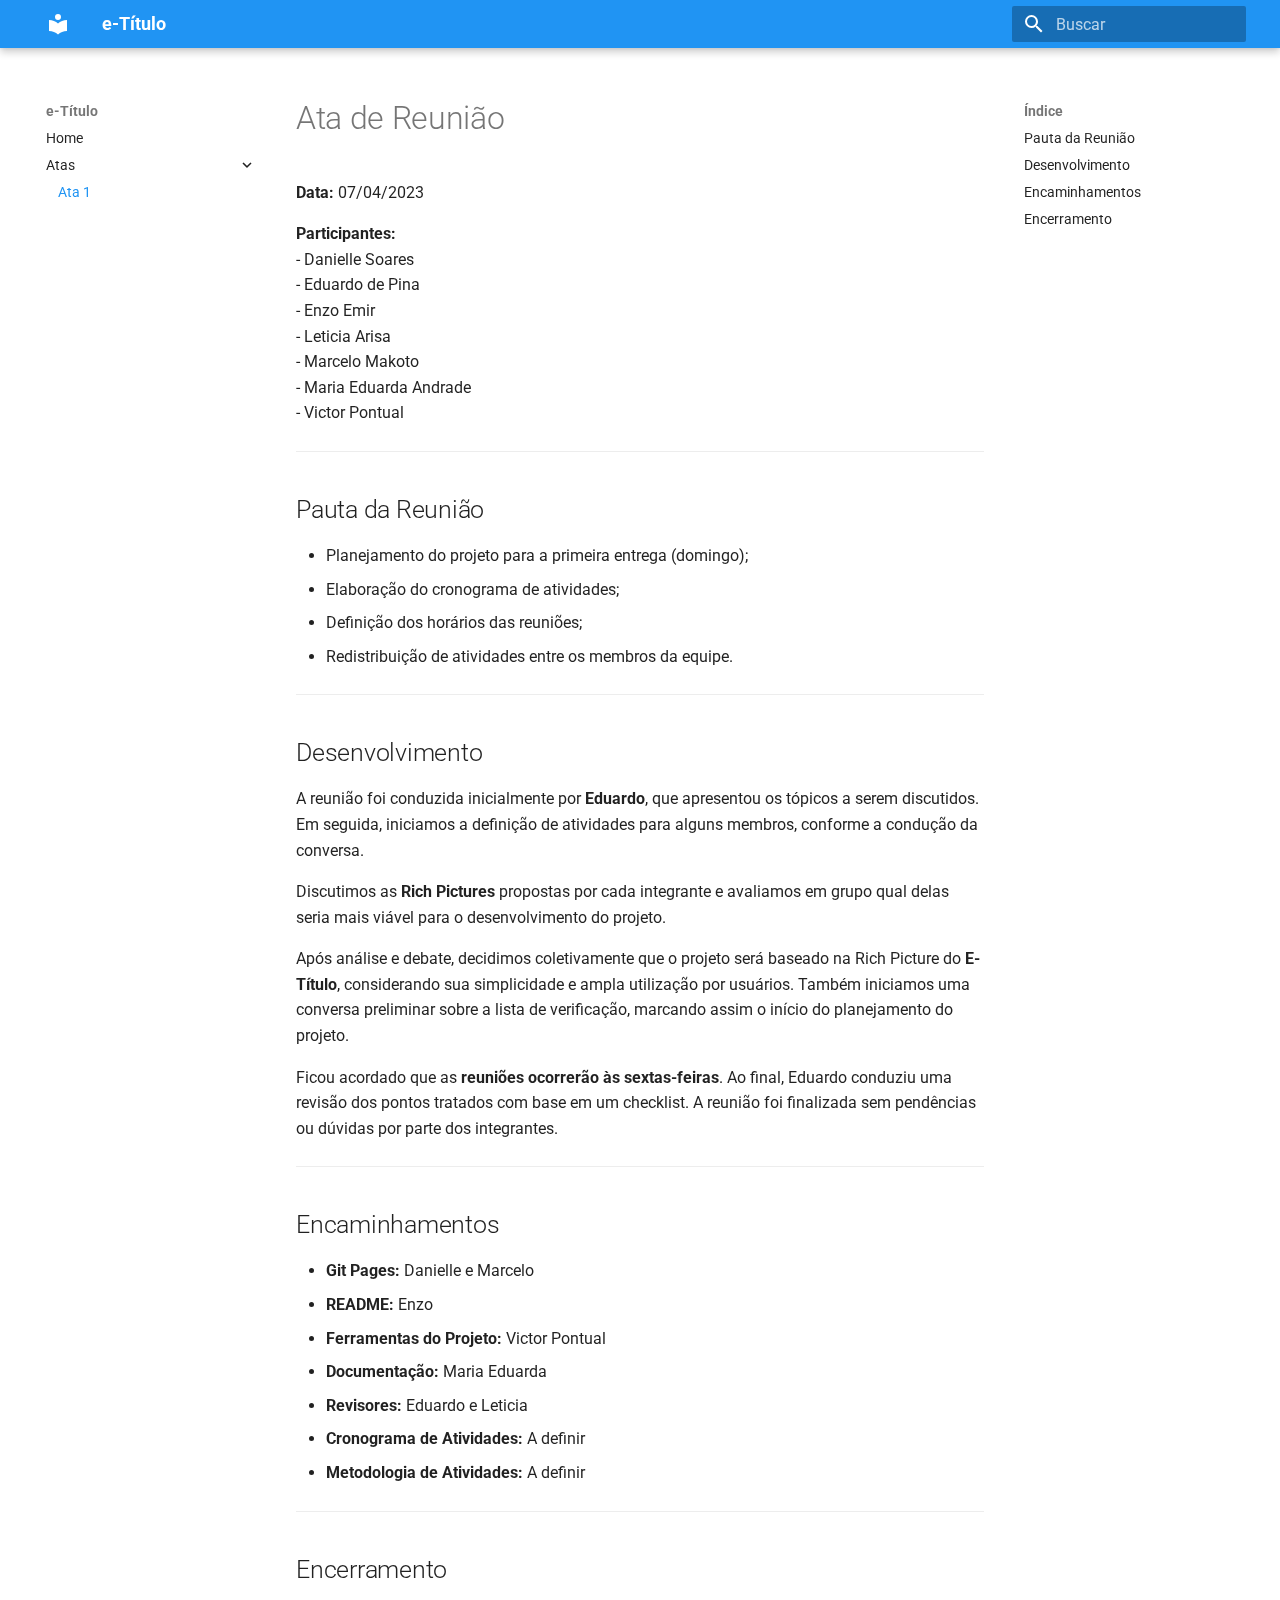
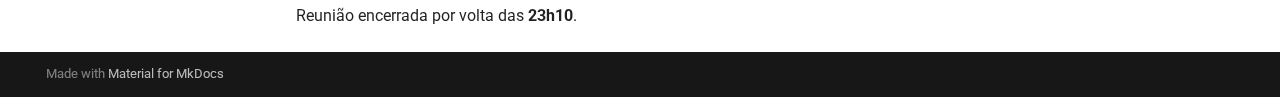
<file: atas/ata_07_04/index.html>
<!doctype html>
<html lang="pt" class="no-js">
  <head>
    
      <meta charset="utf-8">
      <meta name="viewport" content="width=device-width,initial-scale=1">
      
      
      
        <link rel="canonical" href="https://requisitos-de-software.github.io/2025.1-e-Titulo/atas/ata_07_04/">
      
      
        <link rel="prev" href="../..">
      
      
      
      <link rel="icon" href="../../assets/images/favicon.png">
      <meta name="generator" content="mkdocs-1.6.1, mkdocs-material-9.6.11">
    
    
      
        <title>Ata 1 - e-Título</title>
      
    
    
      <link rel="stylesheet" href="../../assets/stylesheets/main.4af4bdda.min.css">
      
        
        <link rel="stylesheet" href="../../assets/stylesheets/palette.06af60db.min.css">
      
      


    
    
      
    
    
      
        
        
        <link rel="preconnect" href="https://fonts.gstatic.com" crossorigin>
        <link rel="stylesheet" href="https://fonts.googleapis.com/css?family=Roboto:300,300i,400,400i,700,700i%7CRoboto+Mono:400,400i,700,700i&display=fallback">
        <style>:root{--md-text-font:"Roboto";--md-code-font:"Roboto Mono"}</style>
      
    
    
    <script>__md_scope=new URL("../..",location),__md_hash=e=>[...e].reduce(((e,_)=>(e<<5)-e+_.charCodeAt(0)),0),__md_get=(e,_=localStorage,t=__md_scope)=>JSON.parse(_.getItem(t.pathname+"."+e)),__md_set=(e,_,t=localStorage,a=__md_scope)=>{try{t.setItem(a.pathname+"."+e,JSON.stringify(_))}catch(e){}}</script>
    
      

    
    
    
  </head>
  
  
    
    
    
    
    
    <body dir="ltr" data-md-color-scheme="default" data-md-color-primary="blue" data-md-color-accent="indigo">
  
    
    <input class="md-toggle" data-md-toggle="drawer" type="checkbox" id="__drawer" autocomplete="off">
    <input class="md-toggle" data-md-toggle="search" type="checkbox" id="__search" autocomplete="off">
    <label class="md-overlay" for="__drawer"></label>
    <div data-md-component="skip">
      
        
        <a href="#ata-de-reuniao" class="md-skip">
          Ir para o conteúdo
        </a>
      
    </div>
    <div data-md-component="announce">
      
    </div>
    
    
      

  

<header class="md-header md-header--shadow" data-md-component="header">
  <nav class="md-header__inner md-grid" aria-label="Cabeçalho">
    <a href="../.." title="e-Título" class="md-header__button md-logo" aria-label="e-Título" data-md-component="logo">
      
  
  <svg xmlns="http://www.w3.org/2000/svg" viewBox="0 0 24 24"><path d="M12 8a3 3 0 0 0 3-3 3 3 0 0 0-3-3 3 3 0 0 0-3 3 3 3 0 0 0 3 3m0 3.54C9.64 9.35 6.5 8 3 8v11c3.5 0 6.64 1.35 9 3.54 2.36-2.19 5.5-3.54 9-3.54V8c-3.5 0-6.64 1.35-9 3.54"/></svg>

    </a>
    <label class="md-header__button md-icon" for="__drawer">
      
      <svg xmlns="http://www.w3.org/2000/svg" viewBox="0 0 24 24"><path d="M3 6h18v2H3zm0 5h18v2H3zm0 5h18v2H3z"/></svg>
    </label>
    <div class="md-header__title" data-md-component="header-title">
      <div class="md-header__ellipsis">
        <div class="md-header__topic">
          <span class="md-ellipsis">
            e-Título
          </span>
        </div>
        <div class="md-header__topic" data-md-component="header-topic">
          <span class="md-ellipsis">
            
              Ata 1
            
          </span>
        </div>
      </div>
    </div>
    
      
    
    
    
    
      
      
        <label class="md-header__button md-icon" for="__search">
          
          <svg xmlns="http://www.w3.org/2000/svg" viewBox="0 0 24 24"><path d="M9.5 3A6.5 6.5 0 0 1 16 9.5c0 1.61-.59 3.09-1.56 4.23l.27.27h.79l5 5-1.5 1.5-5-5v-.79l-.27-.27A6.52 6.52 0 0 1 9.5 16 6.5 6.5 0 0 1 3 9.5 6.5 6.5 0 0 1 9.5 3m0 2C7 5 5 7 5 9.5S7 14 9.5 14 14 12 14 9.5 12 5 9.5 5"/></svg>
        </label>
        <div class="md-search" data-md-component="search" role="dialog">
  <label class="md-search__overlay" for="__search"></label>
  <div class="md-search__inner" role="search">
    <form class="md-search__form" name="search">
      <input type="text" class="md-search__input" name="query" aria-label="Buscar" placeholder="Buscar" autocapitalize="off" autocorrect="off" autocomplete="off" spellcheck="false" data-md-component="search-query" required>
      <label class="md-search__icon md-icon" for="__search">
        
        <svg xmlns="http://www.w3.org/2000/svg" viewBox="0 0 24 24"><path d="M9.5 3A6.5 6.5 0 0 1 16 9.5c0 1.61-.59 3.09-1.56 4.23l.27.27h.79l5 5-1.5 1.5-5-5v-.79l-.27-.27A6.52 6.52 0 0 1 9.5 16 6.5 6.5 0 0 1 3 9.5 6.5 6.5 0 0 1 9.5 3m0 2C7 5 5 7 5 9.5S7 14 9.5 14 14 12 14 9.5 12 5 9.5 5"/></svg>
        
        <svg xmlns="http://www.w3.org/2000/svg" viewBox="0 0 24 24"><path d="M20 11v2H8l5.5 5.5-1.42 1.42L4.16 12l7.92-7.92L13.5 5.5 8 11z"/></svg>
      </label>
      <nav class="md-search__options" aria-label="Pesquisar">
        
        <button type="reset" class="md-search__icon md-icon" title="Limpar" aria-label="Limpar" tabindex="-1">
          
          <svg xmlns="http://www.w3.org/2000/svg" viewBox="0 0 24 24"><path d="M19 6.41 17.59 5 12 10.59 6.41 5 5 6.41 10.59 12 5 17.59 6.41 19 12 13.41 17.59 19 19 17.59 13.41 12z"/></svg>
        </button>
      </nav>
      
    </form>
    <div class="md-search__output">
      <div class="md-search__scrollwrap" tabindex="0" data-md-scrollfix>
        <div class="md-search-result" data-md-component="search-result">
          <div class="md-search-result__meta">
            Inicializando a pesquisa
          </div>
          <ol class="md-search-result__list" role="presentation"></ol>
        </div>
      </div>
    </div>
  </div>
</div>
      
    
    
  </nav>
  
</header>
    
    <div class="md-container" data-md-component="container">
      
      
        
          
        
      
      <main class="md-main" data-md-component="main">
        <div class="md-main__inner md-grid">
          
            
              
              <div class="md-sidebar md-sidebar--primary" data-md-component="sidebar" data-md-type="navigation" >
                <div class="md-sidebar__scrollwrap">
                  <div class="md-sidebar__inner">
                    



<nav class="md-nav md-nav--primary" aria-label="Navegação" data-md-level="0">
  <label class="md-nav__title" for="__drawer">
    <a href="../.." title="e-Título" class="md-nav__button md-logo" aria-label="e-Título" data-md-component="logo">
      
  
  <svg xmlns="http://www.w3.org/2000/svg" viewBox="0 0 24 24"><path d="M12 8a3 3 0 0 0 3-3 3 3 0 0 0-3-3 3 3 0 0 0-3 3 3 3 0 0 0 3 3m0 3.54C9.64 9.35 6.5 8 3 8v11c3.5 0 6.64 1.35 9 3.54 2.36-2.19 5.5-3.54 9-3.54V8c-3.5 0-6.64 1.35-9 3.54"/></svg>

    </a>
    e-Título
  </label>
  
  <ul class="md-nav__list" data-md-scrollfix>
    
      
      
  
  
  
  
    <li class="md-nav__item">
      <a href="../.." class="md-nav__link">
        
  
  
  <span class="md-ellipsis">
    Home
    
  </span>
  

      </a>
    </li>
  

    
      
      
  
  
    
  
  
  
    
    
    
    
    
    <li class="md-nav__item md-nav__item--active md-nav__item--nested">
      
        
        
        <input class="md-nav__toggle md-toggle " type="checkbox" id="__nav_2" checked>
        
          
          <label class="md-nav__link" for="__nav_2" id="__nav_2_label" tabindex="0">
            
  
  
  <span class="md-ellipsis">
    Atas
    
  </span>
  

            <span class="md-nav__icon md-icon"></span>
          </label>
        
        <nav class="md-nav" data-md-level="1" aria-labelledby="__nav_2_label" aria-expanded="true">
          <label class="md-nav__title" for="__nav_2">
            <span class="md-nav__icon md-icon"></span>
            Atas
          </label>
          <ul class="md-nav__list" data-md-scrollfix>
            
              
                
  
  
    
  
  
  
    <li class="md-nav__item md-nav__item--active">
      
      <input class="md-nav__toggle md-toggle" type="checkbox" id="__toc">
      
      
        
      
      
        <label class="md-nav__link md-nav__link--active" for="__toc">
          
  
  
  <span class="md-ellipsis">
    Ata 1
    
  </span>
  

          <span class="md-nav__icon md-icon"></span>
        </label>
      
      <a href="./" class="md-nav__link md-nav__link--active">
        
  
  
  <span class="md-ellipsis">
    Ata 1
    
  </span>
  

      </a>
      
        

<nav class="md-nav md-nav--secondary" aria-label="Índice">
  
  
  
    
  
  
    <label class="md-nav__title" for="__toc">
      <span class="md-nav__icon md-icon"></span>
      Índice
    </label>
    <ul class="md-nav__list" data-md-component="toc" data-md-scrollfix>
      
        <li class="md-nav__item">
  <a href="#pauta-da-reuniao" class="md-nav__link">
    <span class="md-ellipsis">
      Pauta da Reunião
    </span>
  </a>
  
</li>
      
        <li class="md-nav__item">
  <a href="#desenvolvimento" class="md-nav__link">
    <span class="md-ellipsis">
      Desenvolvimento
    </span>
  </a>
  
</li>
      
        <li class="md-nav__item">
  <a href="#encaminhamentos" class="md-nav__link">
    <span class="md-ellipsis">
      Encaminhamentos
    </span>
  </a>
  
</li>
      
        <li class="md-nav__item">
  <a href="#encerramento" class="md-nav__link">
    <span class="md-ellipsis">
      Encerramento
    </span>
  </a>
  
</li>
      
    </ul>
  
</nav>
      
    </li>
  

              
            
          </ul>
        </nav>
      
    </li>
  

    
  </ul>
</nav>
                  </div>
                </div>
              </div>
            
            
              
              <div class="md-sidebar md-sidebar--secondary" data-md-component="sidebar" data-md-type="toc" >
                <div class="md-sidebar__scrollwrap">
                  <div class="md-sidebar__inner">
                    

<nav class="md-nav md-nav--secondary" aria-label="Índice">
  
  
  
    
  
  
    <label class="md-nav__title" for="__toc">
      <span class="md-nav__icon md-icon"></span>
      Índice
    </label>
    <ul class="md-nav__list" data-md-component="toc" data-md-scrollfix>
      
        <li class="md-nav__item">
  <a href="#pauta-da-reuniao" class="md-nav__link">
    <span class="md-ellipsis">
      Pauta da Reunião
    </span>
  </a>
  
</li>
      
        <li class="md-nav__item">
  <a href="#desenvolvimento" class="md-nav__link">
    <span class="md-ellipsis">
      Desenvolvimento
    </span>
  </a>
  
</li>
      
        <li class="md-nav__item">
  <a href="#encaminhamentos" class="md-nav__link">
    <span class="md-ellipsis">
      Encaminhamentos
    </span>
  </a>
  
</li>
      
        <li class="md-nav__item">
  <a href="#encerramento" class="md-nav__link">
    <span class="md-ellipsis">
      Encerramento
    </span>
  </a>
  
</li>
      
    </ul>
  
</nav>
                  </div>
                </div>
              </div>
            
          
          
            <div class="md-content" data-md-component="content">
              <article class="md-content__inner md-typeset">
                
                  



<h1 id="ata-de-reuniao">Ata de Reunião<a class="headerlink" href="#ata-de-reuniao" title="Permanent link">&para;</a></h1>
<p><strong>Data:</strong> 07/04/2023  </p>
<p><strong>Participantes:</strong><br />
- Danielle Soares<br />
- Eduardo de Pina<br />
- Enzo Emir<br />
- Leticia Arisa<br />
- Marcelo Makoto<br />
- Maria Eduarda Andrade<br />
- Victor Pontual  </p>
<hr />
<h2 id="pauta-da-reuniao">Pauta da Reunião<a class="headerlink" href="#pauta-da-reuniao" title="Permanent link">&para;</a></h2>
<ul>
<li>Planejamento do projeto para a primeira entrega (domingo);  </li>
<li>Elaboração do cronograma de atividades;  </li>
<li>Definição dos horários das reuniões;  </li>
<li>Redistribuição de atividades entre os membros da equipe.  </li>
</ul>
<hr />
<h2 id="desenvolvimento">Desenvolvimento<a class="headerlink" href="#desenvolvimento" title="Permanent link">&para;</a></h2>
<p>A reunião foi conduzida inicialmente por <strong>Eduardo</strong>, que apresentou os tópicos a serem discutidos. Em seguida, iniciamos a definição de atividades para alguns membros, conforme a condução da conversa.</p>
<p>Discutimos as <strong>Rich Pictures</strong> propostas por cada integrante e avaliamos em grupo qual delas seria mais viável para o desenvolvimento do projeto.</p>
<p>Após análise e debate, decidimos coletivamente que o projeto será baseado na Rich Picture do <strong>E-Título</strong>, considerando sua simplicidade e ampla utilização por usuários. Também iniciamos uma conversa preliminar sobre a lista de verificação, marcando assim o início do planejamento do projeto.</p>
<p>Ficou acordado que as <strong>reuniões ocorrerão às sextas-feiras</strong>. Ao final, Eduardo conduziu uma revisão dos pontos tratados com base em um checklist. A reunião foi finalizada sem pendências ou dúvidas por parte dos integrantes.</p>
<hr />
<h2 id="encaminhamentos">Encaminhamentos<a class="headerlink" href="#encaminhamentos" title="Permanent link">&para;</a></h2>
<ul>
<li><strong>Git Pages:</strong> Danielle e Marcelo  </li>
<li><strong>README:</strong> Enzo  </li>
<li><strong>Ferramentas do Projeto:</strong> Victor Pontual  </li>
<li><strong>Documentação:</strong> Maria Eduarda  </li>
<li><strong>Revisores:</strong> Eduardo e Leticia  </li>
<li><strong>Cronograma de Atividades:</strong> A definir  </li>
<li><strong>Metodologia de Atividades:</strong> A definir  </li>
</ul>
<hr />
<h2 id="encerramento">Encerramento<a class="headerlink" href="#encerramento" title="Permanent link">&para;</a></h2>
<p>Reunião encerrada por volta das <strong>23h10</strong>.</p>












                
              </article>
            </div>
          
          
<script>var target=document.getElementById(location.hash.slice(1));target&&target.name&&(target.checked=target.name.startsWith("__tabbed_"))</script>
        </div>
        
      </main>
      
        <footer class="md-footer">
  
  <div class="md-footer-meta md-typeset">
    <div class="md-footer-meta__inner md-grid">
      <div class="md-copyright">
  
  
    Made with
    <a href="https://squidfunk.github.io/mkdocs-material/" target="_blank" rel="noopener">
      Material for MkDocs
    </a>
  
</div>
      
    </div>
  </div>
</footer>
      
    </div>
    <div class="md-dialog" data-md-component="dialog">
      <div class="md-dialog__inner md-typeset"></div>
    </div>
    
    
    
      
      <script id="__config" type="application/json">{"base": "../..", "features": [], "search": "../../assets/javascripts/workers/search.f8cc74c7.min.js", "tags": null, "translations": {"clipboard.copied": "Copiado para \u00e1rea de transfer\u00eancia", "clipboard.copy": "Copiar para \u00e1rea de transfer\u00eancia", "search.result.more.one": "Mais 1 nesta p\u00e1gina", "search.result.more.other": "Mais # nesta p\u00e1gina", "search.result.none": "Nenhum resultado encontrado", "search.result.one": "1 resultado encontrado", "search.result.other": "# resultados encontrados", "search.result.placeholder": "Digite para iniciar a busca", "search.result.term.missing": "Ausente", "select.version": "Selecione a vers\u00e3o"}, "version": null}</script>
    
    
      <script src="../../assets/javascripts/bundle.c8b220af.min.js"></script>
      
    
  </body>
</html>
</file>
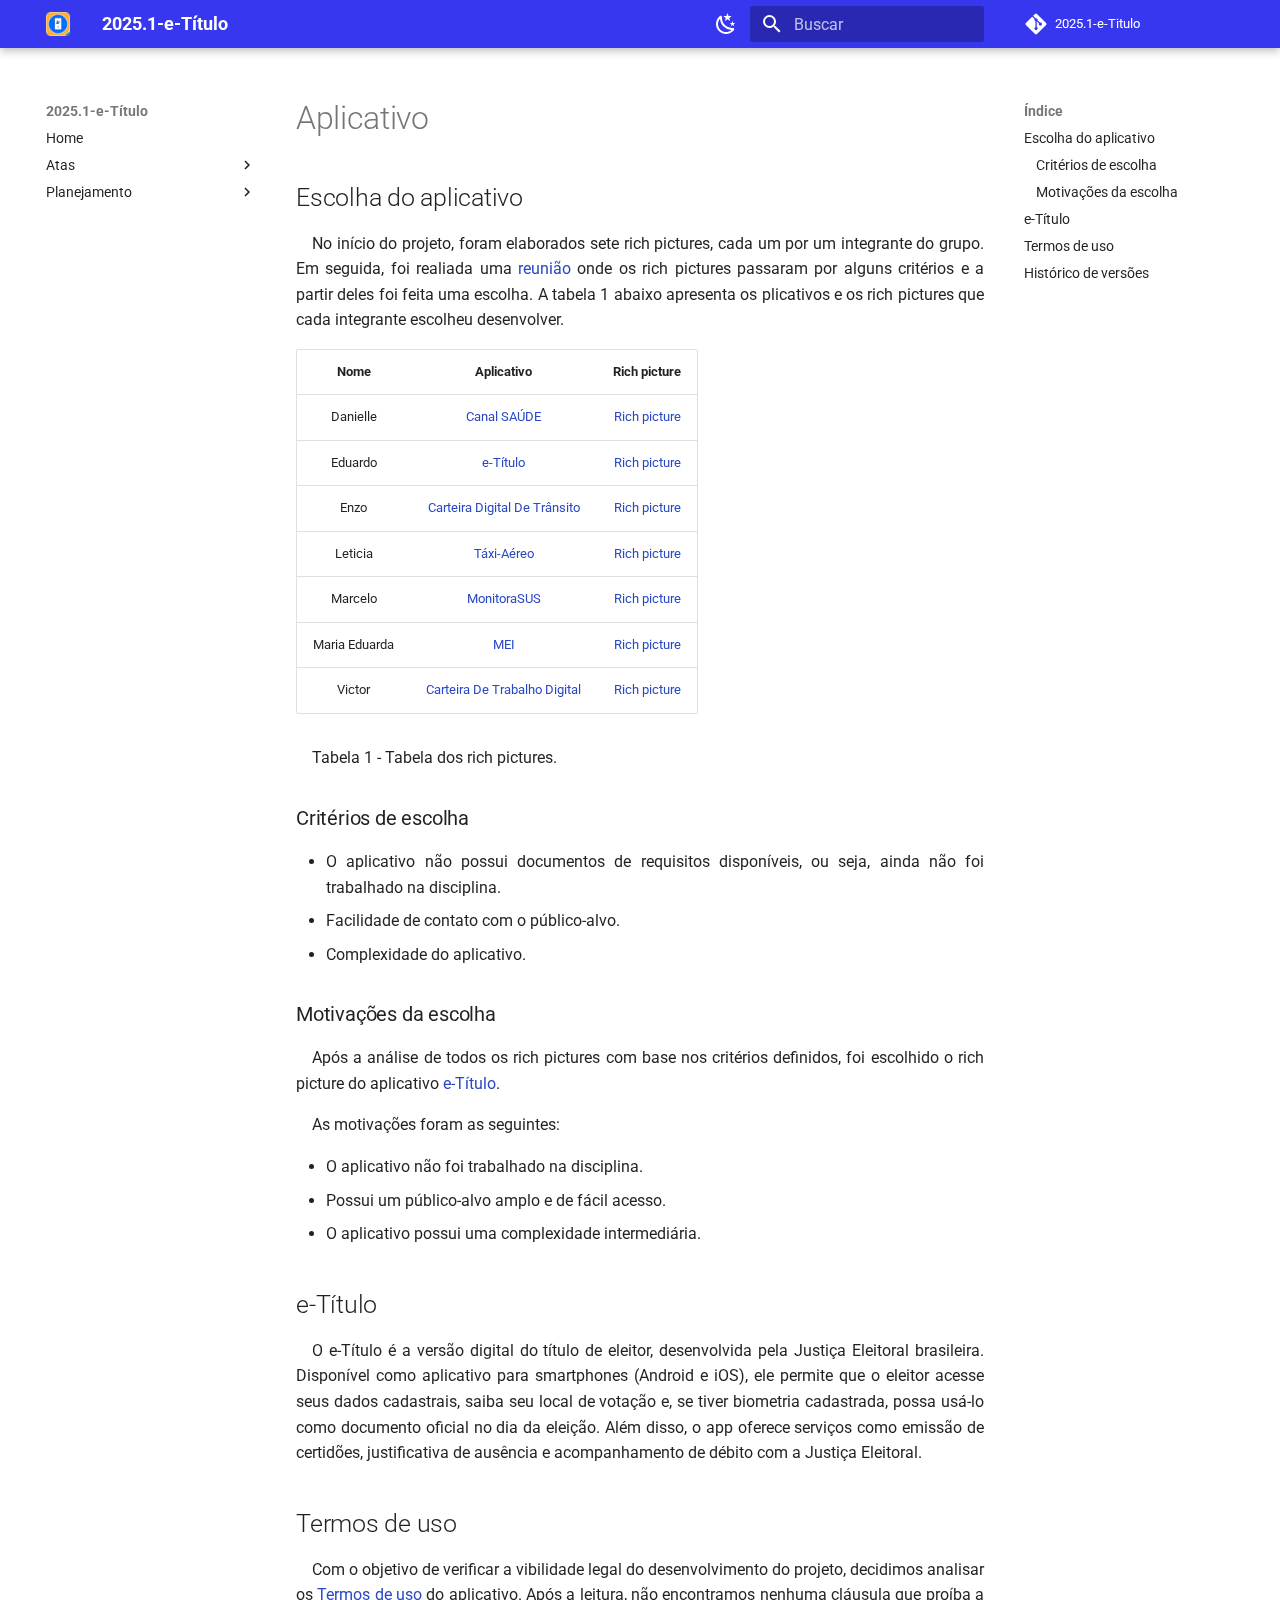
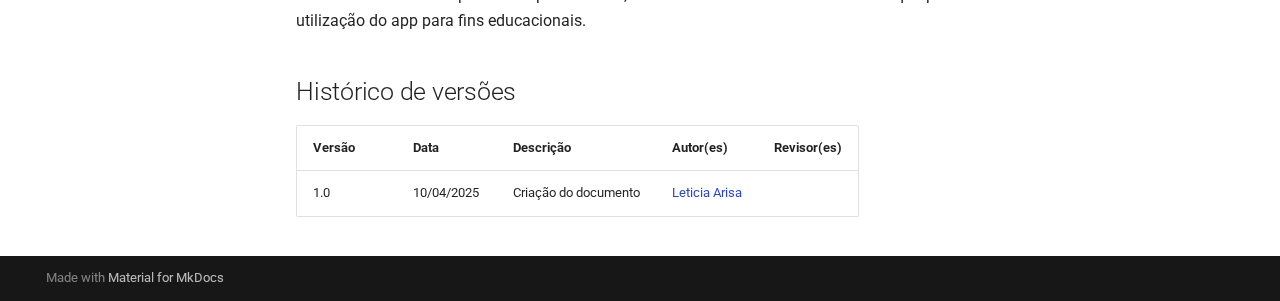
<file: planejamento/Aplicativo/index.html>
<!doctype html>
<html lang="pt" class="no-js">
  <head>
    
      <meta charset="utf-8">
      <meta name="viewport" content="width=device-width,initial-scale=1">
      
      
      
      
      
      
      <link rel="icon" href="../../assets/etitulo_logo.png">
      <meta name="generator" content="mkdocs-1.6.1, mkdocs-material-9.6.11">
    
    
      
        <title>Aplicativo - 2025.1-e-Título</title>
      
    
    
      <link rel="stylesheet" href="../../assets/stylesheets/main.4af4bdda.min.css">
      
        
        <link rel="stylesheet" href="../../assets/stylesheets/palette.06af60db.min.css">
      
      


    
    
      
    
    
      
        
        
        <link rel="preconnect" href="https://fonts.gstatic.com" crossorigin>
        <link rel="stylesheet" href="https://fonts.googleapis.com/css?family=Roboto:300,300i,400,400i,700,700i%7CRoboto+Mono:400,400i,700,700i&display=fallback">
        <style>:root{--md-text-font:"Roboto";--md-code-font:"Roboto Mono"}</style>
      
    
    
      <link rel="stylesheet" href="../../stylesheets/extra.css">
    
    <script>__md_scope=new URL("../..",location),__md_hash=e=>[...e].reduce(((e,_)=>(e<<5)-e+_.charCodeAt(0)),0),__md_get=(e,_=localStorage,t=__md_scope)=>JSON.parse(_.getItem(t.pathname+"."+e)),__md_set=(e,_,t=localStorage,a=__md_scope)=>{try{t.setItem(a.pathname+"."+e,JSON.stringify(_))}catch(e){}}</script>
    
      

    
    
    
  </head>
  
  
    
    
      
    
    
    
    
    <body dir="ltr" data-md-color-scheme="claro" data-md-color-primary="indigo" data-md-color-accent="indigo">
  
    
    <input class="md-toggle" data-md-toggle="drawer" type="checkbox" id="__drawer" autocomplete="off">
    <input class="md-toggle" data-md-toggle="search" type="checkbox" id="__search" autocomplete="off">
    <label class="md-overlay" for="__drawer"></label>
    <div data-md-component="skip">
      
        
        <a href="#aplicativo" class="md-skip">
          Pular para conteúdo
        </a>
      
    </div>
    <div data-md-component="announce">
      
    </div>
    
    
      

  

<header class="md-header md-header--shadow" data-md-component="header">
  <nav class="md-header__inner md-grid" aria-label="Cabeçalho">
    <a href="../.." title="2025.1-e-Título" class="md-header__button md-logo" aria-label="2025.1-e-Título" data-md-component="logo">
      
  <img src="../../assets/etitulo_logo.png" alt="logo">

    </a>
    <label class="md-header__button md-icon" for="__drawer">
      
      <svg xmlns="http://www.w3.org/2000/svg" viewBox="0 0 24 24"><path d="M3 6h18v2H3zm0 5h18v2H3zm0 5h18v2H3z"/></svg>
    </label>
    <div class="md-header__title" data-md-component="header-title">
      <div class="md-header__ellipsis">
        <div class="md-header__topic">
          <span class="md-ellipsis">
            2025.1-e-Título
          </span>
        </div>
        <div class="md-header__topic" data-md-component="header-topic">
          <span class="md-ellipsis">
            
              Aplicativo
            
          </span>
        </div>
      </div>
    </div>
    
      
        <form class="md-header__option" data-md-component="palette">
  
    
    
    
    <input class="md-option" data-md-color-media="(prefers-color-scheme: light)" data-md-color-scheme="claro" data-md-color-primary="indigo" data-md-color-accent="indigo"  aria-label="Escuro"  type="radio" name="__palette" id="__palette_0">
    
      <label class="md-header__button md-icon" title="Escuro" for="__palette_1" hidden>
        <svg xmlns="http://www.w3.org/2000/svg" viewBox="0 0 24 24"><path d="m17.75 4.09-2.53 1.94.91 3.06-2.63-1.81-2.63 1.81.91-3.06-2.53-1.94L12.44 4l1.06-3 1.06 3zm3.5 6.91-1.64 1.25.59 1.98-1.7-1.17-1.7 1.17.59-1.98L15.75 11l2.06-.05L18.5 9l.69 1.95zm-2.28 4.95c.83-.08 1.72 1.1 1.19 1.85-.32.45-.66.87-1.08 1.27C15.17 23 8.84 23 4.94 19.07c-3.91-3.9-3.91-10.24 0-14.14.4-.4.82-.76 1.27-1.08.75-.53 1.93.36 1.85 1.19-.27 2.86.69 5.83 2.89 8.02a9.96 9.96 0 0 0 8.02 2.89m-1.64 2.02a12.08 12.08 0 0 1-7.8-3.47c-2.17-2.19-3.33-5-3.49-7.82-2.81 3.14-2.7 7.96.31 10.98 3.02 3.01 7.84 3.12 10.98.31"/></svg>
      </label>
    
  
    
    
    
    <input class="md-option" data-md-color-media="(prefers-color-scheme: dark)" data-md-color-scheme="slate" data-md-color-primary="indigo" data-md-color-accent="indigo"  aria-label="Claro"  type="radio" name="__palette" id="__palette_1">
    
      <label class="md-header__button md-icon" title="Claro" for="__palette_0" hidden>
        <svg xmlns="http://www.w3.org/2000/svg" viewBox="0 0 24 24"><path d="M12 7a5 5 0 0 1 5 5 5 5 0 0 1-5 5 5 5 0 0 1-5-5 5 5 0 0 1 5-5m0 2a3 3 0 0 0-3 3 3 3 0 0 0 3 3 3 3 0 0 0 3-3 3 3 0 0 0-3-3m0-7 2.39 3.42C13.65 5.15 12.84 5 12 5s-1.65.15-2.39.42zM3.34 7l4.16-.35A7.2 7.2 0 0 0 5.94 8.5c-.44.74-.69 1.5-.83 2.29zm.02 10 1.76-3.77a7.131 7.131 0 0 0 2.38 4.14zM20.65 7l-1.77 3.79a7.02 7.02 0 0 0-2.38-4.15zm-.01 10-4.14.36c.59-.51 1.12-1.14 1.54-1.86.42-.73.69-1.5.83-2.29zM12 22l-2.41-3.44c.74.27 1.55.44 2.41.44.82 0 1.63-.17 2.37-.44z"/></svg>
      </label>
    
  
</form>
      
    
    
      <script>var palette=__md_get("__palette");if(palette&&palette.color){if("(prefers-color-scheme)"===palette.color.media){var media=matchMedia("(prefers-color-scheme: light)"),input=document.querySelector(media.matches?"[data-md-color-media='(prefers-color-scheme: light)']":"[data-md-color-media='(prefers-color-scheme: dark)']");palette.color.media=input.getAttribute("data-md-color-media"),palette.color.scheme=input.getAttribute("data-md-color-scheme"),palette.color.primary=input.getAttribute("data-md-color-primary"),palette.color.accent=input.getAttribute("data-md-color-accent")}for(var[key,value]of Object.entries(palette.color))document.body.setAttribute("data-md-color-"+key,value)}</script>
    
    
    
      
      
        <label class="md-header__button md-icon" for="__search">
          
          <svg xmlns="http://www.w3.org/2000/svg" viewBox="0 0 24 24"><path d="M9.5 3A6.5 6.5 0 0 1 16 9.5c0 1.61-.59 3.09-1.56 4.23l.27.27h.79l5 5-1.5 1.5-5-5v-.79l-.27-.27A6.52 6.52 0 0 1 9.5 16 6.5 6.5 0 0 1 3 9.5 6.5 6.5 0 0 1 9.5 3m0 2C7 5 5 7 5 9.5S7 14 9.5 14 14 12 14 9.5 12 5 9.5 5"/></svg>
        </label>
        <div class="md-search" data-md-component="search" role="dialog">
  <label class="md-search__overlay" for="__search"></label>
  <div class="md-search__inner" role="search">
    <form class="md-search__form" name="search">
      <input type="text" class="md-search__input" name="query" aria-label="Buscar" placeholder="Buscar" autocapitalize="off" autocorrect="off" autocomplete="off" spellcheck="false" data-md-component="search-query" required>
      <label class="md-search__icon md-icon" for="__search">
        
        <svg xmlns="http://www.w3.org/2000/svg" viewBox="0 0 24 24"><path d="M9.5 3A6.5 6.5 0 0 1 16 9.5c0 1.61-.59 3.09-1.56 4.23l.27.27h.79l5 5-1.5 1.5-5-5v-.79l-.27-.27A6.52 6.52 0 0 1 9.5 16 6.5 6.5 0 0 1 3 9.5 6.5 6.5 0 0 1 9.5 3m0 2C7 5 5 7 5 9.5S7 14 9.5 14 14 12 14 9.5 12 5 9.5 5"/></svg>
        
        <svg xmlns="http://www.w3.org/2000/svg" viewBox="0 0 24 24"><path d="M20 11v2H8l5.5 5.5-1.42 1.42L4.16 12l7.92-7.92L13.5 5.5 8 11z"/></svg>
      </label>
      <nav class="md-search__options" aria-label="Pesquisar">
        
        <button type="reset" class="md-search__icon md-icon" title="Limpar" aria-label="Limpar" tabindex="-1">
          
          <svg xmlns="http://www.w3.org/2000/svg" viewBox="0 0 24 24"><path d="M19 6.41 17.59 5 12 10.59 6.41 5 5 6.41 10.59 12 5 17.59 6.41 19 12 13.41 17.59 19 19 17.59 13.41 12z"/></svg>
        </button>
      </nav>
      
    </form>
    <div class="md-search__output">
      <div class="md-search__scrollwrap" tabindex="0" data-md-scrollfix>
        <div class="md-search-result" data-md-component="search-result">
          <div class="md-search-result__meta">
            Inicializando busca
          </div>
          <ol class="md-search-result__list" role="presentation"></ol>
        </div>
      </div>
    </div>
  </div>
</div>
      
    
    
      <div class="md-header__source">
        <a href="https://github.com/Leticia-Arisa-K-Higa/2025.1-e-Titulo" title="Ir para repositório" class="md-source" data-md-component="source">
  <div class="md-source__icon md-icon">
    
    <svg xmlns="http://www.w3.org/2000/svg" viewBox="0 0 448 512"><!--! Font Awesome Free 6.7.2 by @fontawesome - https://fontawesome.com License - https://fontawesome.com/license/free (Icons: CC BY 4.0, Fonts: SIL OFL 1.1, Code: MIT License) Copyright 2024 Fonticons, Inc.--><path d="M439.55 236.05 244 40.45a28.87 28.87 0 0 0-40.81 0l-40.66 40.63 51.52 51.52c27.06-9.14 52.68 16.77 43.39 43.68l49.66 49.66c34.23-11.8 61.18 31 35.47 56.69-26.49 26.49-70.21-2.87-56-37.34L240.22 199v121.85c25.3 12.54 22.26 41.85 9.08 55a34.34 34.34 0 0 1-48.55 0c-17.57-17.6-11.07-46.91 11.25-56v-123c-20.8-8.51-24.6-30.74-18.64-45L142.57 101 8.45 235.14a28.86 28.86 0 0 0 0 40.81l195.61 195.6a28.86 28.86 0 0 0 40.8 0l194.69-194.69a28.86 28.86 0 0 0 0-40.81"/></svg>
  </div>
  <div class="md-source__repository">
    2025.1-e-Titulo
  </div>
</a>
      </div>
    
  </nav>
  
</header>
    
    <div class="md-container" data-md-component="container">
      
      
        
          
        
      
      <main class="md-main" data-md-component="main">
        <div class="md-main__inner md-grid">
          
            
              
              <div class="md-sidebar md-sidebar--primary" data-md-component="sidebar" data-md-type="navigation" >
                <div class="md-sidebar__scrollwrap">
                  <div class="md-sidebar__inner">
                    



<nav class="md-nav md-nav--primary" aria-label="Navegação" data-md-level="0">
  <label class="md-nav__title" for="__drawer">
    <a href="../.." title="2025.1-e-Título" class="md-nav__button md-logo" aria-label="2025.1-e-Título" data-md-component="logo">
      
  <img src="../../assets/etitulo_logo.png" alt="logo">

    </a>
    2025.1-e-Título
  </label>
  
    <div class="md-nav__source">
      <a href="https://github.com/Leticia-Arisa-K-Higa/2025.1-e-Titulo" title="Ir para repositório" class="md-source" data-md-component="source">
  <div class="md-source__icon md-icon">
    
    <svg xmlns="http://www.w3.org/2000/svg" viewBox="0 0 448 512"><!--! Font Awesome Free 6.7.2 by @fontawesome - https://fontawesome.com License - https://fontawesome.com/license/free (Icons: CC BY 4.0, Fonts: SIL OFL 1.1, Code: MIT License) Copyright 2024 Fonticons, Inc.--><path d="M439.55 236.05 244 40.45a28.87 28.87 0 0 0-40.81 0l-40.66 40.63 51.52 51.52c27.06-9.14 52.68 16.77 43.39 43.68l49.66 49.66c34.23-11.8 61.18 31 35.47 56.69-26.49 26.49-70.21-2.87-56-37.34L240.22 199v121.85c25.3 12.54 22.26 41.85 9.08 55a34.34 34.34 0 0 1-48.55 0c-17.57-17.6-11.07-46.91 11.25-56v-123c-20.8-8.51-24.6-30.74-18.64-45L142.57 101 8.45 235.14a28.86 28.86 0 0 0 0 40.81l195.61 195.6a28.86 28.86 0 0 0 40.8 0l194.69-194.69a28.86 28.86 0 0 0 0-40.81"/></svg>
  </div>
  <div class="md-source__repository">
    2025.1-e-Titulo
  </div>
</a>
    </div>
  
  <ul class="md-nav__list" data-md-scrollfix>
    
      
      
  
  
  
  
    <li class="md-nav__item">
      <a href="../.." class="md-nav__link">
        
  
  
  <span class="md-ellipsis">
    Home
    
  </span>
  

      </a>
    </li>
  

    
      
      
  
  
  
  
    
    
    
    
    
    <li class="md-nav__item md-nav__item--nested">
      
        
        
        <input class="md-nav__toggle md-toggle " type="checkbox" id="__nav_2" >
        
          
          <label class="md-nav__link" for="__nav_2" id="__nav_2_label" tabindex="0">
            
  
  
  <span class="md-ellipsis">
    Atas
    
  </span>
  

            <span class="md-nav__icon md-icon"></span>
          </label>
        
        <nav class="md-nav" data-md-level="1" aria-labelledby="__nav_2_label" aria-expanded="false">
          <label class="md-nav__title" for="__nav_2">
            <span class="md-nav__icon md-icon"></span>
            Atas
          </label>
          <ul class="md-nav__list" data-md-scrollfix>
            
              
                
  
  
  
  
    <li class="md-nav__item">
      <a href="../../atas/ata_07_04/" class="md-nav__link">
        
  
  
  <span class="md-ellipsis">
    Ata 1
    
  </span>
  

      </a>
    </li>
  

              
            
          </ul>
        </nav>
      
    </li>
  

    
      
      
  
  
  
  
    
    
    
    
    
    <li class="md-nav__item md-nav__item--nested">
      
        
        
        <input class="md-nav__toggle md-toggle " type="checkbox" id="__nav_3" >
        
          
          <label class="md-nav__link" for="__nav_3" id="__nav_3_label" tabindex="0">
            
  
  
  <span class="md-ellipsis">
    Planejamento
    
  </span>
  

            <span class="md-nav__icon md-icon"></span>
          </label>
        
        <nav class="md-nav" data-md-level="1" aria-labelledby="__nav_3_label" aria-expanded="false">
          <label class="md-nav__title" for="__nav_3">
            <span class="md-nav__icon md-icon"></span>
            Planejamento
          </label>
          <ul class="md-nav__list" data-md-scrollfix>
            
              
                
  
  
  
  
    <li class="md-nav__item">
      <a href="../../Planejamento/Aplicativo.md" class="md-nav__link">
        
  
  
  <span class="md-ellipsis">
    Aplicativo
    
  </span>
  

      </a>
    </li>
  

              
            
          </ul>
        </nav>
      
    </li>
  

    
  </ul>
</nav>
                  </div>
                </div>
              </div>
            
            
              
              <div class="md-sidebar md-sidebar--secondary" data-md-component="sidebar" data-md-type="toc" >
                <div class="md-sidebar__scrollwrap">
                  <div class="md-sidebar__inner">
                    

<nav class="md-nav md-nav--secondary" aria-label="Índice">
  
  
  
    
  
  
    <label class="md-nav__title" for="__toc">
      <span class="md-nav__icon md-icon"></span>
      Índice
    </label>
    <ul class="md-nav__list" data-md-component="toc" data-md-scrollfix>
      
        <li class="md-nav__item">
  <a href="#escolha-do-aplicativo" class="md-nav__link">
    <span class="md-ellipsis">
      Escolha do aplicativo
    </span>
  </a>
  
    <nav class="md-nav" aria-label="Escolha do aplicativo">
      <ul class="md-nav__list">
        
          <li class="md-nav__item">
  <a href="#criterios-de-escolha" class="md-nav__link">
    <span class="md-ellipsis">
      Critérios de escolha
    </span>
  </a>
  
</li>
        
          <li class="md-nav__item">
  <a href="#motivacoes-da-escolha" class="md-nav__link">
    <span class="md-ellipsis">
      Motivações da escolha
    </span>
  </a>
  
</li>
        
      </ul>
    </nav>
  
</li>
      
        <li class="md-nav__item">
  <a href="#e-titulo" class="md-nav__link">
    <span class="md-ellipsis">
      e-Título
    </span>
  </a>
  
</li>
      
        <li class="md-nav__item">
  <a href="#termos-de-uso" class="md-nav__link">
    <span class="md-ellipsis">
      Termos de uso
    </span>
  </a>
  
</li>
      
        <li class="md-nav__item">
  <a href="#historico-de-versoes" class="md-nav__link">
    <span class="md-ellipsis">
      Histórico de versões
    </span>
  </a>
  
</li>
      
    </ul>
  
</nav>
                  </div>
                </div>
              </div>
            
          
          
            <div class="md-content" data-md-component="content">
              <article class="md-content__inner md-typeset">
                
                  


  
  


<h1 id="aplicativo">Aplicativo</h1>
<h2 id="escolha-do-aplicativo">Escolha do aplicativo</h2>
<p>No início do projeto, foram elaborados sete rich pictures, cada um por um integrante do grupo. Em seguida, foi realiada uma <a href="/atas/ata_07_04/07_04.md">reunião</a> onde os rich pictures passaram por alguns critérios e a partir deles foi feita uma escolha. A tabela 1 abaixo apresenta os plicativos e os rich pictures que cada integrante escolheu desenvolver.</p>
<table>
<thead>
<tr>
<th style="text-align: center;">Nome</th>
<th style="text-align: center;">Aplicativo</th>
<th style="text-align: center;">Rich picture</th>
</tr>
</thead>
<tbody>
<tr>
<td style="text-align: center;">Danielle</td>
<td style="text-align: center;"><a href="https://play.google.com/store/apps/details?id=canalsaudev2.com&amp;hl=pt_BR">Canal SAÚDE</a></td>
<td style="text-align: center;"><a href="/docs/assets/rich-picture/Danielle.pdf">Rich picture</a></td>
</tr>
<tr>
<td style="text-align: center;">Eduardo</td>
<td style="text-align: center;"><a href="https://play.google.com/store/apps/details?id=br.jus.tse.eleitoral.etitulo&amp;hl=pt_BR">e-Título</a></td>
<td style="text-align: center;"><a href="/docs/assets/rich-picture/Eduardo.jpeg">Rich picture</a></td>
</tr>
<tr>
<td style="text-align: center;">Enzo</td>
<td style="text-align: center;"><a href="https://play.google.com/store/apps/details?id=br.gov.serpro.cnhe&amp;hl=pt_BR">Carteira Digital De Trânsito</a></td>
<td style="text-align: center;"><a href="/docs/assets/rich-picture/Enzo.pdf">Rich picture</a></td>
</tr>
<tr>
<td style="text-align: center;">Leticia</td>
<td style="text-align: center;"><a href="https://play.google.com/store/apps/details?id=br.gov.anac.ctaxmobile&amp;hl=pt_BR">Táxi-Aéreo</a></td>
<td style="text-align: center;"><a href="/docs/assets/rich-picture/Leticia.pdf">Rich picture</a></td>
</tr>
<tr>
<td style="text-align: center;">Marcelo</td>
<td style="text-align: center;"><a href="https://play.google.com/store/apps/details?id=br.fiocruz.msmonitorasus&amp;hl=pt_BR">MonitoraSUS</a></td>
<td style="text-align: center;"><a href="/docs/assets/rich-picture/Marcelo.pdf">Rich picture</a></td>
</tr>
<tr>
<td style="text-align: center;">Maria Eduarda</td>
<td style="text-align: center;"><a href="https://play.google.com/store/apps/details?id=br.gov.fazenda.receita.mei&amp;hl=pt_BR">MEI</a></td>
<td style="text-align: center;"><a href="/docs/assets/rich-picture/Maria%20Eduarda.pdf">Rich picture</a></td>
</tr>
<tr>
<td style="text-align: center;">Victor</td>
<td style="text-align: center;"><a href="https://play.google.com/store/apps/details?id=br.gov.dataprev.carteiradigital&amp;hl=pt_BR">Carteira De Trabalho Digital</a></td>
<td style="text-align: center;"><a href="/docs/assets/rich-picture/Victor.jpeg">Rich picture</a></td>
</tr>
</tbody>
</table>
<div><p>Tabela 1 - Tabela dos rich pictures.</p></div>

<h3 id="criterios-de-escolha">Critérios de escolha</h3>
<ul>
<li>O aplicativo não possui documentos de requisitos disponíveis, ou seja, ainda não foi trabalhado na disciplina.</li>
<li>Facilidade de contato com o público-alvo.</li>
<li>Complexidade do aplicativo.</li>
</ul>
<h3 id="motivacoes-da-escolha">Motivações da escolha</h3>
<p>Após a análise de todos os rich pictures com base nos critérios definidos, foi escolhido o rich picture do aplicativo <a href="https://play.google.com/store/apps/details?id=br.jus.tse.eleitoral.etitulo&amp;hl=pt_BR">e-Título</a>.</p>
<p>As motivações foram as seguintes:</p>
<ul>
<li>O aplicativo não foi trabalhado na disciplina.</li>
<li>Possui um público-alvo amplo e de fácil acesso.</li>
<li>O aplicativo possui uma complexidade intermediária.</li>
</ul>
<h2 id="e-titulo">e-Título</h2>
<p>O e-Título é a versão digital do título de eleitor, desenvolvida pela Justiça Eleitoral brasileira. Disponível como aplicativo para smartphones (Android e iOS), ele permite que o eleitor acesse seus dados cadastrais, saiba seu local de votação e, se tiver biometria cadastrada, possa usá-lo como documento oficial no dia da eleição. Além disso, o app oferece serviços como emissão de certidões, justificativa de ausência e acompanhamento de débito com a Justiça Eleitoral.</p>
<h2 id="termos-de-uso">Termos de uso</h2>
<p>Com o objetivo de verificar a vibilidade legal do desenvolvimento do projeto, decidimos analisar os <a href="/docs/assets/termos-de-uso.pdf">Termos de uso</a> do aplicativo. Após a leitura, não encontramos nenhuma cláusula que proíba a utilização do app para fins educacionais.</p>
<h2 id="historico-de-versoes">Histórico de versões</h2>
<table>
<thead>
<tr>
<th>Versão</th>
<th>Data</th>
<th>Descrição</th>
<th>Autor(es)</th>
<th>Revisor(es)</th>
</tr>
</thead>
<tbody>
<tr>
<td>1.0</td>
<td>10/04/2025</td>
<td>Criação do documento</td>
<td><a href="https://github.com/Leticia-Arisa-K-Higa">Leticia Arisa</a></td>
<td></td>
</tr>
</tbody>
</table>












                
              </article>
            </div>
          
          
<script>var target=document.getElementById(location.hash.slice(1));target&&target.name&&(target.checked=target.name.startsWith("__tabbed_"))</script>
        </div>
        
      </main>
      
        <footer class="md-footer">
  
  <div class="md-footer-meta md-typeset">
    <div class="md-footer-meta__inner md-grid">
      <div class="md-copyright">
  
  
    Made with
    <a href="https://squidfunk.github.io/mkdocs-material/" target="_blank" rel="noopener">
      Material for MkDocs
    </a>
  
</div>
      
    </div>
  </div>
</footer>
      
    </div>
    <div class="md-dialog" data-md-component="dialog">
      <div class="md-dialog__inner md-typeset"></div>
    </div>
    
      <div class="md-progress" data-md-component="progress" role="progressbar"></div>
    
    
    
      
      <script id="__config" type="application/json">{"base": "../..", "features": ["navigation.instant", "navigation.instant.progress", "navigation.tracking"], "search": "../../assets/javascripts/workers/search.f8cc74c7.min.js", "tags": null, "translations": {"clipboard.copied": "Copiado para \u00e1rea de transfer\u00eancia", "clipboard.copy": "Copiar para \u00e1rea de transfer\u00eancia", "search.result.more.one": "mais 1 nesta p\u00e1gina", "search.result.more.other": "# mais nesta p\u00e1gina", "search.result.none": "Nenhum documento encontrado", "search.result.one": "1 documento encontrado", "search.result.other": "# documentos encontrados", "search.result.placeholder": "Digite para iniciar a busca", "search.result.term.missing": "Ausente", "select.version": "Selecione a vers\u00e3o"}, "version": null}</script>
    
    
      <script src="../../assets/javascripts/bundle.c8b220af.min.js"></script>
      
    
  </body>
</html>
</file>
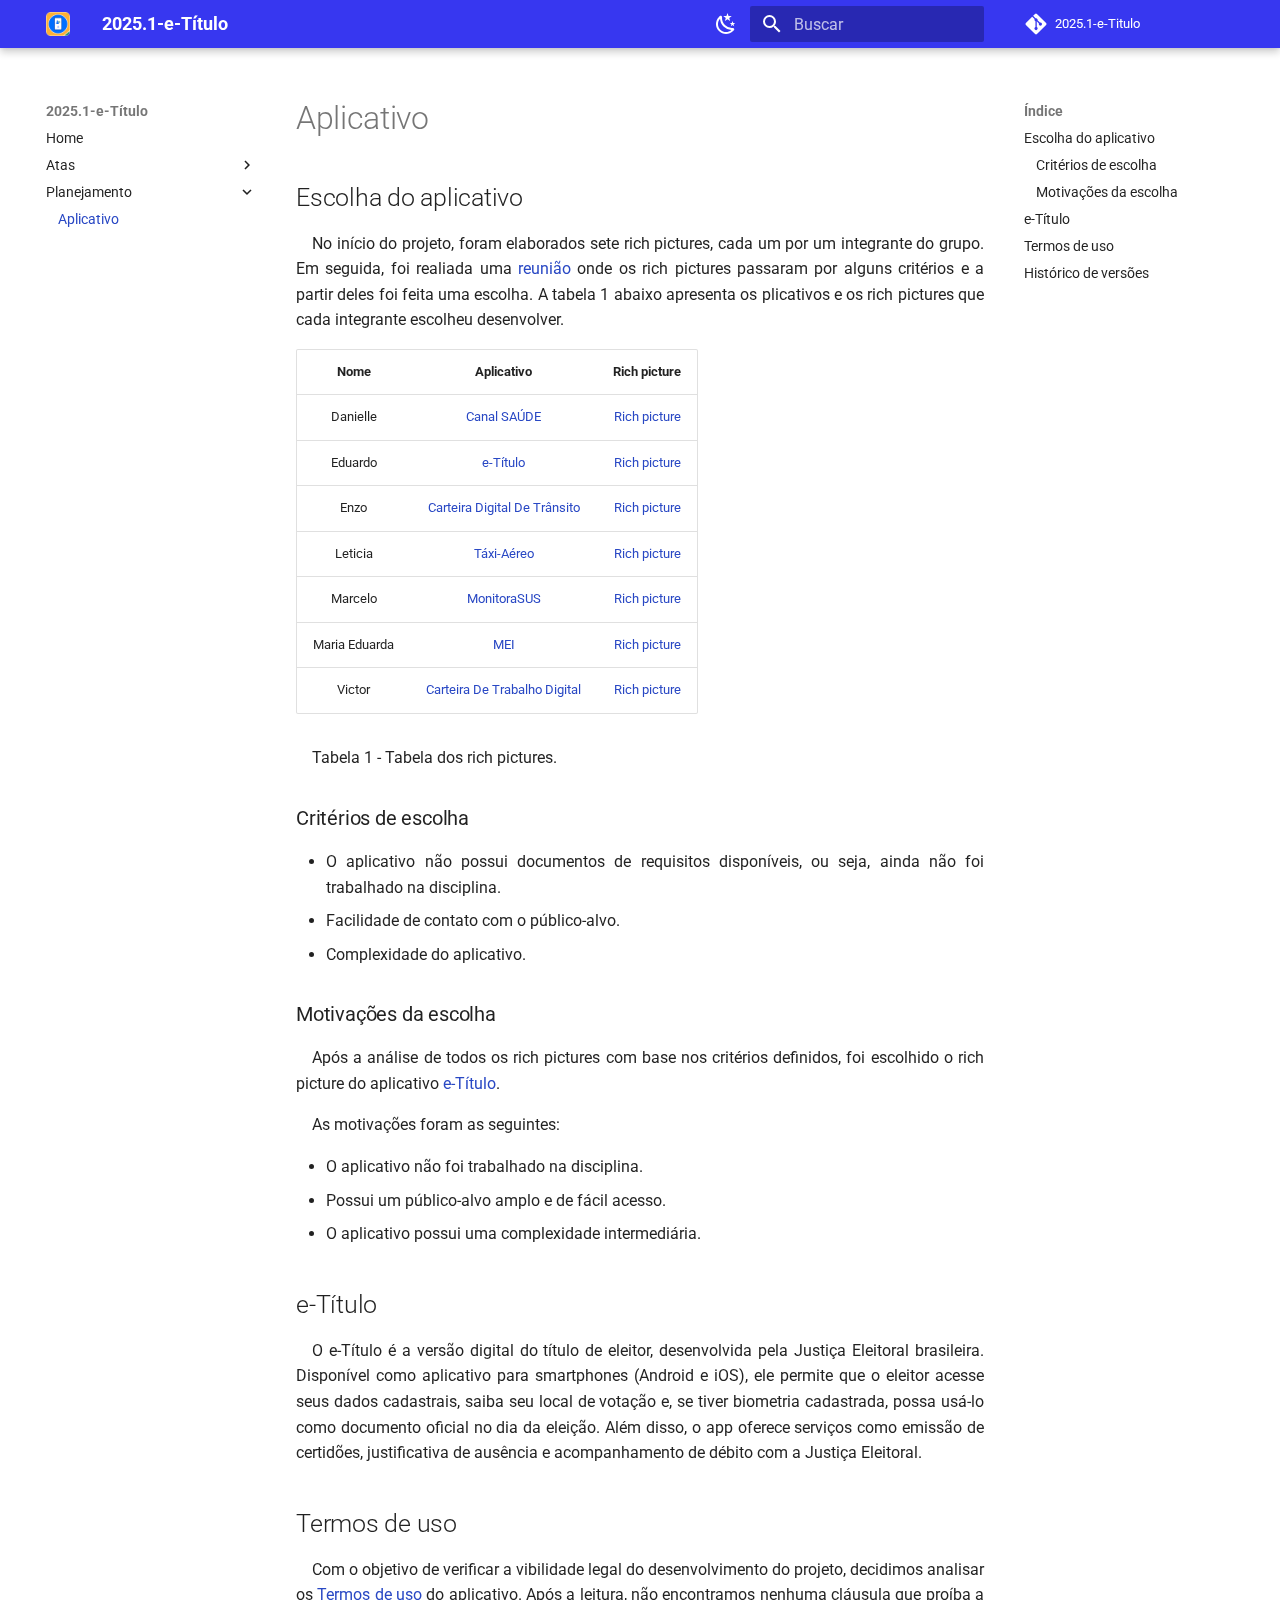
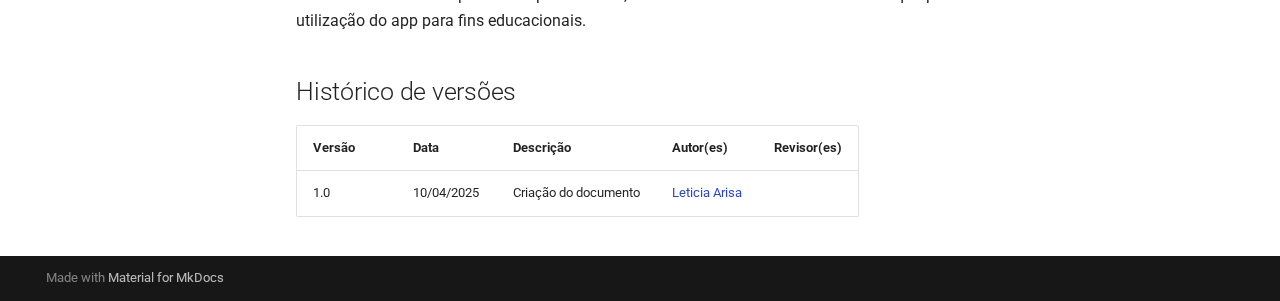
<file: Planejamento/Aplicativo/index.html>
<!doctype html>
<html lang="pt" class="no-js">
  <head>
    
      <meta charset="utf-8">
      <meta name="viewport" content="width=device-width,initial-scale=1">
      
      
      
      
        <link rel="prev" href="../../atas/ata_07_04/">
      
      
      
      <link rel="icon" href="../../assets/etitulo_logo.png">
      <meta name="generator" content="mkdocs-1.6.1, mkdocs-material-9.6.11">
    
    
      
        <title>Aplicativo - 2025.1-e-Título</title>
      
    
    
      <link rel="stylesheet" href="../../assets/stylesheets/main.4af4bdda.min.css">
      
        
        <link rel="stylesheet" href="../../assets/stylesheets/palette.06af60db.min.css">
      
      


    
    
      
    
    
      
        
        
        <link rel="preconnect" href="https://fonts.gstatic.com" crossorigin>
        <link rel="stylesheet" href="https://fonts.googleapis.com/css?family=Roboto:300,300i,400,400i,700,700i%7CRoboto+Mono:400,400i,700,700i&display=fallback">
        <style>:root{--md-text-font:"Roboto";--md-code-font:"Roboto Mono"}</style>
      
    
    
      <link rel="stylesheet" href="../../stylesheets/extra.css">
    
    <script>__md_scope=new URL("../..",location),__md_hash=e=>[...e].reduce(((e,_)=>(e<<5)-e+_.charCodeAt(0)),0),__md_get=(e,_=localStorage,t=__md_scope)=>JSON.parse(_.getItem(t.pathname+"."+e)),__md_set=(e,_,t=localStorage,a=__md_scope)=>{try{t.setItem(a.pathname+"."+e,JSON.stringify(_))}catch(e){}}</script>
    
      

    
    
    
  </head>
  
  
    
    
      
    
    
    
    
    <body dir="ltr" data-md-color-scheme="claro" data-md-color-primary="indigo" data-md-color-accent="indigo">
  
    
    <input class="md-toggle" data-md-toggle="drawer" type="checkbox" id="__drawer" autocomplete="off">
    <input class="md-toggle" data-md-toggle="search" type="checkbox" id="__search" autocomplete="off">
    <label class="md-overlay" for="__drawer"></label>
    <div data-md-component="skip">
      
        
        <a href="#aplicativo" class="md-skip">
          Pular para conteúdo
        </a>
      
    </div>
    <div data-md-component="announce">
      
    </div>
    
    
      

  

<header class="md-header md-header--shadow" data-md-component="header">
  <nav class="md-header__inner md-grid" aria-label="Cabeçalho">
    <a href="../.." title="2025.1-e-Título" class="md-header__button md-logo" aria-label="2025.1-e-Título" data-md-component="logo">
      
  <img src="../../assets/etitulo_logo.png" alt="logo">

    </a>
    <label class="md-header__button md-icon" for="__drawer">
      
      <svg xmlns="http://www.w3.org/2000/svg" viewBox="0 0 24 24"><path d="M3 6h18v2H3zm0 5h18v2H3zm0 5h18v2H3z"/></svg>
    </label>
    <div class="md-header__title" data-md-component="header-title">
      <div class="md-header__ellipsis">
        <div class="md-header__topic">
          <span class="md-ellipsis">
            2025.1-e-Título
          </span>
        </div>
        <div class="md-header__topic" data-md-component="header-topic">
          <span class="md-ellipsis">
            
              Aplicativo
            
          </span>
        </div>
      </div>
    </div>
    
      
        <form class="md-header__option" data-md-component="palette">
  
    
    
    
    <input class="md-option" data-md-color-media="(prefers-color-scheme: light)" data-md-color-scheme="claro" data-md-color-primary="indigo" data-md-color-accent="indigo"  aria-label="Escuro"  type="radio" name="__palette" id="__palette_0">
    
      <label class="md-header__button md-icon" title="Escuro" for="__palette_1" hidden>
        <svg xmlns="http://www.w3.org/2000/svg" viewBox="0 0 24 24"><path d="m17.75 4.09-2.53 1.94.91 3.06-2.63-1.81-2.63 1.81.91-3.06-2.53-1.94L12.44 4l1.06-3 1.06 3zm3.5 6.91-1.64 1.25.59 1.98-1.7-1.17-1.7 1.17.59-1.98L15.75 11l2.06-.05L18.5 9l.69 1.95zm-2.28 4.95c.83-.08 1.72 1.1 1.19 1.85-.32.45-.66.87-1.08 1.27C15.17 23 8.84 23 4.94 19.07c-3.91-3.9-3.91-10.24 0-14.14.4-.4.82-.76 1.27-1.08.75-.53 1.93.36 1.85 1.19-.27 2.86.69 5.83 2.89 8.02a9.96 9.96 0 0 0 8.02 2.89m-1.64 2.02a12.08 12.08 0 0 1-7.8-3.47c-2.17-2.19-3.33-5-3.49-7.82-2.81 3.14-2.7 7.96.31 10.98 3.02 3.01 7.84 3.12 10.98.31"/></svg>
      </label>
    
  
    
    
    
    <input class="md-option" data-md-color-media="(prefers-color-scheme: dark)" data-md-color-scheme="slate" data-md-color-primary="indigo" data-md-color-accent="indigo"  aria-label="Claro"  type="radio" name="__palette" id="__palette_1">
    
      <label class="md-header__button md-icon" title="Claro" for="__palette_0" hidden>
        <svg xmlns="http://www.w3.org/2000/svg" viewBox="0 0 24 24"><path d="M12 7a5 5 0 0 1 5 5 5 5 0 0 1-5 5 5 5 0 0 1-5-5 5 5 0 0 1 5-5m0 2a3 3 0 0 0-3 3 3 3 0 0 0 3 3 3 3 0 0 0 3-3 3 3 0 0 0-3-3m0-7 2.39 3.42C13.65 5.15 12.84 5 12 5s-1.65.15-2.39.42zM3.34 7l4.16-.35A7.2 7.2 0 0 0 5.94 8.5c-.44.74-.69 1.5-.83 2.29zm.02 10 1.76-3.77a7.131 7.131 0 0 0 2.38 4.14zM20.65 7l-1.77 3.79a7.02 7.02 0 0 0-2.38-4.15zm-.01 10-4.14.36c.59-.51 1.12-1.14 1.54-1.86.42-.73.69-1.5.83-2.29zM12 22l-2.41-3.44c.74.27 1.55.44 2.41.44.82 0 1.63-.17 2.37-.44z"/></svg>
      </label>
    
  
</form>
      
    
    
      <script>var palette=__md_get("__palette");if(palette&&palette.color){if("(prefers-color-scheme)"===palette.color.media){var media=matchMedia("(prefers-color-scheme: light)"),input=document.querySelector(media.matches?"[data-md-color-media='(prefers-color-scheme: light)']":"[data-md-color-media='(prefers-color-scheme: dark)']");palette.color.media=input.getAttribute("data-md-color-media"),palette.color.scheme=input.getAttribute("data-md-color-scheme"),palette.color.primary=input.getAttribute("data-md-color-primary"),palette.color.accent=input.getAttribute("data-md-color-accent")}for(var[key,value]of Object.entries(palette.color))document.body.setAttribute("data-md-color-"+key,value)}</script>
    
    
    
      
      
        <label class="md-header__button md-icon" for="__search">
          
          <svg xmlns="http://www.w3.org/2000/svg" viewBox="0 0 24 24"><path d="M9.5 3A6.5 6.5 0 0 1 16 9.5c0 1.61-.59 3.09-1.56 4.23l.27.27h.79l5 5-1.5 1.5-5-5v-.79l-.27-.27A6.52 6.52 0 0 1 9.5 16 6.5 6.5 0 0 1 3 9.5 6.5 6.5 0 0 1 9.5 3m0 2C7 5 5 7 5 9.5S7 14 9.5 14 14 12 14 9.5 12 5 9.5 5"/></svg>
        </label>
        <div class="md-search" data-md-component="search" role="dialog">
  <label class="md-search__overlay" for="__search"></label>
  <div class="md-search__inner" role="search">
    <form class="md-search__form" name="search">
      <input type="text" class="md-search__input" name="query" aria-label="Buscar" placeholder="Buscar" autocapitalize="off" autocorrect="off" autocomplete="off" spellcheck="false" data-md-component="search-query" required>
      <label class="md-search__icon md-icon" for="__search">
        
        <svg xmlns="http://www.w3.org/2000/svg" viewBox="0 0 24 24"><path d="M9.5 3A6.5 6.5 0 0 1 16 9.5c0 1.61-.59 3.09-1.56 4.23l.27.27h.79l5 5-1.5 1.5-5-5v-.79l-.27-.27A6.52 6.52 0 0 1 9.5 16 6.5 6.5 0 0 1 3 9.5 6.5 6.5 0 0 1 9.5 3m0 2C7 5 5 7 5 9.5S7 14 9.5 14 14 12 14 9.5 12 5 9.5 5"/></svg>
        
        <svg xmlns="http://www.w3.org/2000/svg" viewBox="0 0 24 24"><path d="M20 11v2H8l5.5 5.5-1.42 1.42L4.16 12l7.92-7.92L13.5 5.5 8 11z"/></svg>
      </label>
      <nav class="md-search__options" aria-label="Pesquisar">
        
        <button type="reset" class="md-search__icon md-icon" title="Limpar" aria-label="Limpar" tabindex="-1">
          
          <svg xmlns="http://www.w3.org/2000/svg" viewBox="0 0 24 24"><path d="M19 6.41 17.59 5 12 10.59 6.41 5 5 6.41 10.59 12 5 17.59 6.41 19 12 13.41 17.59 19 19 17.59 13.41 12z"/></svg>
        </button>
      </nav>
      
    </form>
    <div class="md-search__output">
      <div class="md-search__scrollwrap" tabindex="0" data-md-scrollfix>
        <div class="md-search-result" data-md-component="search-result">
          <div class="md-search-result__meta">
            Inicializando busca
          </div>
          <ol class="md-search-result__list" role="presentation"></ol>
        </div>
      </div>
    </div>
  </div>
</div>
      
    
    
      <div class="md-header__source">
        <a href="https://github.com/Leticia-Arisa-K-Higa/2025.1-e-Titulo" title="Ir para repositório" class="md-source" data-md-component="source">
  <div class="md-source__icon md-icon">
    
    <svg xmlns="http://www.w3.org/2000/svg" viewBox="0 0 448 512"><!--! Font Awesome Free 6.7.2 by @fontawesome - https://fontawesome.com License - https://fontawesome.com/license/free (Icons: CC BY 4.0, Fonts: SIL OFL 1.1, Code: MIT License) Copyright 2024 Fonticons, Inc.--><path d="M439.55 236.05 244 40.45a28.87 28.87 0 0 0-40.81 0l-40.66 40.63 51.52 51.52c27.06-9.14 52.68 16.77 43.39 43.68l49.66 49.66c34.23-11.8 61.18 31 35.47 56.69-26.49 26.49-70.21-2.87-56-37.34L240.22 199v121.85c25.3 12.54 22.26 41.85 9.08 55a34.34 34.34 0 0 1-48.55 0c-17.57-17.6-11.07-46.91 11.25-56v-123c-20.8-8.51-24.6-30.74-18.64-45L142.57 101 8.45 235.14a28.86 28.86 0 0 0 0 40.81l195.61 195.6a28.86 28.86 0 0 0 40.8 0l194.69-194.69a28.86 28.86 0 0 0 0-40.81"/></svg>
  </div>
  <div class="md-source__repository">
    2025.1-e-Titulo
  </div>
</a>
      </div>
    
  </nav>
  
</header>
    
    <div class="md-container" data-md-component="container">
      
      
        
          
        
      
      <main class="md-main" data-md-component="main">
        <div class="md-main__inner md-grid">
          
            
              
              <div class="md-sidebar md-sidebar--primary" data-md-component="sidebar" data-md-type="navigation" >
                <div class="md-sidebar__scrollwrap">
                  <div class="md-sidebar__inner">
                    



<nav class="md-nav md-nav--primary" aria-label="Navegação" data-md-level="0">
  <label class="md-nav__title" for="__drawer">
    <a href="../.." title="2025.1-e-Título" class="md-nav__button md-logo" aria-label="2025.1-e-Título" data-md-component="logo">
      
  <img src="../../assets/etitulo_logo.png" alt="logo">

    </a>
    2025.1-e-Título
  </label>
  
    <div class="md-nav__source">
      <a href="https://github.com/Leticia-Arisa-K-Higa/2025.1-e-Titulo" title="Ir para repositório" class="md-source" data-md-component="source">
  <div class="md-source__icon md-icon">
    
    <svg xmlns="http://www.w3.org/2000/svg" viewBox="0 0 448 512"><!--! Font Awesome Free 6.7.2 by @fontawesome - https://fontawesome.com License - https://fontawesome.com/license/free (Icons: CC BY 4.0, Fonts: SIL OFL 1.1, Code: MIT License) Copyright 2024 Fonticons, Inc.--><path d="M439.55 236.05 244 40.45a28.87 28.87 0 0 0-40.81 0l-40.66 40.63 51.52 51.52c27.06-9.14 52.68 16.77 43.39 43.68l49.66 49.66c34.23-11.8 61.18 31 35.47 56.69-26.49 26.49-70.21-2.87-56-37.34L240.22 199v121.85c25.3 12.54 22.26 41.85 9.08 55a34.34 34.34 0 0 1-48.55 0c-17.57-17.6-11.07-46.91 11.25-56v-123c-20.8-8.51-24.6-30.74-18.64-45L142.57 101 8.45 235.14a28.86 28.86 0 0 0 0 40.81l195.61 195.6a28.86 28.86 0 0 0 40.8 0l194.69-194.69a28.86 28.86 0 0 0 0-40.81"/></svg>
  </div>
  <div class="md-source__repository">
    2025.1-e-Titulo
  </div>
</a>
    </div>
  
  <ul class="md-nav__list" data-md-scrollfix>
    
      
      
  
  
  
  
    <li class="md-nav__item">
      <a href="../.." class="md-nav__link">
        
  
  
  <span class="md-ellipsis">
    Home
    
  </span>
  

      </a>
    </li>
  

    
      
      
  
  
  
  
    
    
    
    
    
    <li class="md-nav__item md-nav__item--nested">
      
        
        
        <input class="md-nav__toggle md-toggle " type="checkbox" id="__nav_2" >
        
          
          <label class="md-nav__link" for="__nav_2" id="__nav_2_label" tabindex="0">
            
  
  
  <span class="md-ellipsis">
    Atas
    
  </span>
  

            <span class="md-nav__icon md-icon"></span>
          </label>
        
        <nav class="md-nav" data-md-level="1" aria-labelledby="__nav_2_label" aria-expanded="false">
          <label class="md-nav__title" for="__nav_2">
            <span class="md-nav__icon md-icon"></span>
            Atas
          </label>
          <ul class="md-nav__list" data-md-scrollfix>
            
              
                
  
  
  
  
    <li class="md-nav__item">
      <a href="../../atas/ata_07_04/" class="md-nav__link">
        
  
  
  <span class="md-ellipsis">
    Ata 1
    
  </span>
  

      </a>
    </li>
  

              
            
          </ul>
        </nav>
      
    </li>
  

    
      
      
  
  
    
  
  
  
    
    
    
    
    
    <li class="md-nav__item md-nav__item--active md-nav__item--nested">
      
        
        
        <input class="md-nav__toggle md-toggle " type="checkbox" id="__nav_3" checked>
        
          
          <label class="md-nav__link" for="__nav_3" id="__nav_3_label" tabindex="0">
            
  
  
  <span class="md-ellipsis">
    Planejamento
    
  </span>
  

            <span class="md-nav__icon md-icon"></span>
          </label>
        
        <nav class="md-nav" data-md-level="1" aria-labelledby="__nav_3_label" aria-expanded="true">
          <label class="md-nav__title" for="__nav_3">
            <span class="md-nav__icon md-icon"></span>
            Planejamento
          </label>
          <ul class="md-nav__list" data-md-scrollfix>
            
              
                
  
  
    
  
  
  
    <li class="md-nav__item md-nav__item--active">
      
      <input class="md-nav__toggle md-toggle" type="checkbox" id="__toc">
      
      
        
      
      
        <label class="md-nav__link md-nav__link--active" for="__toc">
          
  
  
  <span class="md-ellipsis">
    Aplicativo
    
  </span>
  

          <span class="md-nav__icon md-icon"></span>
        </label>
      
      <a href="./" class="md-nav__link md-nav__link--active">
        
  
  
  <span class="md-ellipsis">
    Aplicativo
    
  </span>
  

      </a>
      
        

<nav class="md-nav md-nav--secondary" aria-label="Índice">
  
  
  
    
  
  
    <label class="md-nav__title" for="__toc">
      <span class="md-nav__icon md-icon"></span>
      Índice
    </label>
    <ul class="md-nav__list" data-md-component="toc" data-md-scrollfix>
      
        <li class="md-nav__item">
  <a href="#escolha-do-aplicativo" class="md-nav__link">
    <span class="md-ellipsis">
      Escolha do aplicativo
    </span>
  </a>
  
    <nav class="md-nav" aria-label="Escolha do aplicativo">
      <ul class="md-nav__list">
        
          <li class="md-nav__item">
  <a href="#criterios-de-escolha" class="md-nav__link">
    <span class="md-ellipsis">
      Critérios de escolha
    </span>
  </a>
  
</li>
        
          <li class="md-nav__item">
  <a href="#motivacoes-da-escolha" class="md-nav__link">
    <span class="md-ellipsis">
      Motivações da escolha
    </span>
  </a>
  
</li>
        
      </ul>
    </nav>
  
</li>
      
        <li class="md-nav__item">
  <a href="#e-titulo" class="md-nav__link">
    <span class="md-ellipsis">
      e-Título
    </span>
  </a>
  
</li>
      
        <li class="md-nav__item">
  <a href="#termos-de-uso" class="md-nav__link">
    <span class="md-ellipsis">
      Termos de uso
    </span>
  </a>
  
</li>
      
        <li class="md-nav__item">
  <a href="#historico-de-versoes" class="md-nav__link">
    <span class="md-ellipsis">
      Histórico de versões
    </span>
  </a>
  
</li>
      
    </ul>
  
</nav>
      
    </li>
  

              
            
          </ul>
        </nav>
      
    </li>
  

    
  </ul>
</nav>
                  </div>
                </div>
              </div>
            
            
              
              <div class="md-sidebar md-sidebar--secondary" data-md-component="sidebar" data-md-type="toc" >
                <div class="md-sidebar__scrollwrap">
                  <div class="md-sidebar__inner">
                    

<nav class="md-nav md-nav--secondary" aria-label="Índice">
  
  
  
    
  
  
    <label class="md-nav__title" for="__toc">
      <span class="md-nav__icon md-icon"></span>
      Índice
    </label>
    <ul class="md-nav__list" data-md-component="toc" data-md-scrollfix>
      
        <li class="md-nav__item">
  <a href="#escolha-do-aplicativo" class="md-nav__link">
    <span class="md-ellipsis">
      Escolha do aplicativo
    </span>
  </a>
  
    <nav class="md-nav" aria-label="Escolha do aplicativo">
      <ul class="md-nav__list">
        
          <li class="md-nav__item">
  <a href="#criterios-de-escolha" class="md-nav__link">
    <span class="md-ellipsis">
      Critérios de escolha
    </span>
  </a>
  
</li>
        
          <li class="md-nav__item">
  <a href="#motivacoes-da-escolha" class="md-nav__link">
    <span class="md-ellipsis">
      Motivações da escolha
    </span>
  </a>
  
</li>
        
      </ul>
    </nav>
  
</li>
      
        <li class="md-nav__item">
  <a href="#e-titulo" class="md-nav__link">
    <span class="md-ellipsis">
      e-Título
    </span>
  </a>
  
</li>
      
        <li class="md-nav__item">
  <a href="#termos-de-uso" class="md-nav__link">
    <span class="md-ellipsis">
      Termos de uso
    </span>
  </a>
  
</li>
      
        <li class="md-nav__item">
  <a href="#historico-de-versoes" class="md-nav__link">
    <span class="md-ellipsis">
      Histórico de versões
    </span>
  </a>
  
</li>
      
    </ul>
  
</nav>
                  </div>
                </div>
              </div>
            
          
          
            <div class="md-content" data-md-component="content">
              <article class="md-content__inner md-typeset">
                
                  


  
  


<h1 id="aplicativo">Aplicativo</h1>
<h2 id="escolha-do-aplicativo">Escolha do aplicativo</h2>
<p>No início do projeto, foram elaborados sete rich pictures, cada um por um integrante do grupo. Em seguida, foi realiada uma <a href="/atas/ata_07_04/07_04.md">reunião</a> onde os rich pictures passaram por alguns critérios e a partir deles foi feita uma escolha. A tabela 1 abaixo apresenta os plicativos e os rich pictures que cada integrante escolheu desenvolver.</p>
<table>
<thead>
<tr>
<th style="text-align: center;">Nome</th>
<th style="text-align: center;">Aplicativo</th>
<th style="text-align: center;">Rich picture</th>
</tr>
</thead>
<tbody>
<tr>
<td style="text-align: center;">Danielle</td>
<td style="text-align: center;"><a href="https://play.google.com/store/apps/details?id=canalsaudev2.com&amp;hl=pt_BR">Canal SAÚDE</a></td>
<td style="text-align: center;"><a href="/docs/assets/rich-picture/Danielle.pdf">Rich picture</a></td>
</tr>
<tr>
<td style="text-align: center;">Eduardo</td>
<td style="text-align: center;"><a href="https://play.google.com/store/apps/details?id=br.jus.tse.eleitoral.etitulo&amp;hl=pt_BR">e-Título</a></td>
<td style="text-align: center;"><a href="/docs/assets/rich-picture/Eduardo.jpeg">Rich picture</a></td>
</tr>
<tr>
<td style="text-align: center;">Enzo</td>
<td style="text-align: center;"><a href="https://play.google.com/store/apps/details?id=br.gov.serpro.cnhe&amp;hl=pt_BR">Carteira Digital De Trânsito</a></td>
<td style="text-align: center;"><a href="/docs/assets/rich-picture/Enzo.pdf">Rich picture</a></td>
</tr>
<tr>
<td style="text-align: center;">Leticia</td>
<td style="text-align: center;"><a href="https://play.google.com/store/apps/details?id=br.gov.anac.ctaxmobile&amp;hl=pt_BR">Táxi-Aéreo</a></td>
<td style="text-align: center;"><a href="/docs/assets/rich-picture/Leticia.pdf">Rich picture</a></td>
</tr>
<tr>
<td style="text-align: center;">Marcelo</td>
<td style="text-align: center;"><a href="https://play.google.com/store/apps/details?id=br.fiocruz.msmonitorasus&amp;hl=pt_BR">MonitoraSUS</a></td>
<td style="text-align: center;"><a href="/docs/assets/rich-picture/Marcelo.pdf">Rich picture</a></td>
</tr>
<tr>
<td style="text-align: center;">Maria Eduarda</td>
<td style="text-align: center;"><a href="https://play.google.com/store/apps/details?id=br.gov.fazenda.receita.mei&amp;hl=pt_BR">MEI</a></td>
<td style="text-align: center;"><a href="/docs/assets/rich-picture/Maria%20Eduarda.pdf">Rich picture</a></td>
</tr>
<tr>
<td style="text-align: center;">Victor</td>
<td style="text-align: center;"><a href="https://play.google.com/store/apps/details?id=br.gov.dataprev.carteiradigital&amp;hl=pt_BR">Carteira De Trabalho Digital</a></td>
<td style="text-align: center;"><a href="/docs/assets/rich-picture/Victor.jpeg">Rich picture</a></td>
</tr>
</tbody>
</table>
<div><p>Tabela 1 - Tabela dos rich pictures.</p></div>

<h3 id="criterios-de-escolha">Critérios de escolha</h3>
<ul>
<li>O aplicativo não possui documentos de requisitos disponíveis, ou seja, ainda não foi trabalhado na disciplina.</li>
<li>Facilidade de contato com o público-alvo.</li>
<li>Complexidade do aplicativo.</li>
</ul>
<h3 id="motivacoes-da-escolha">Motivações da escolha</h3>
<p>Após a análise de todos os rich pictures com base nos critérios definidos, foi escolhido o rich picture do aplicativo <a href="https://play.google.com/store/apps/details?id=br.jus.tse.eleitoral.etitulo&amp;hl=pt_BR">e-Título</a>.</p>
<p>As motivações foram as seguintes:</p>
<ul>
<li>O aplicativo não foi trabalhado na disciplina.</li>
<li>Possui um público-alvo amplo e de fácil acesso.</li>
<li>O aplicativo possui uma complexidade intermediária.</li>
</ul>
<h2 id="e-titulo">e-Título</h2>
<p>O e-Título é a versão digital do título de eleitor, desenvolvida pela Justiça Eleitoral brasileira. Disponível como aplicativo para smartphones (Android e iOS), ele permite que o eleitor acesse seus dados cadastrais, saiba seu local de votação e, se tiver biometria cadastrada, possa usá-lo como documento oficial no dia da eleição. Além disso, o app oferece serviços como emissão de certidões, justificativa de ausência e acompanhamento de débito com a Justiça Eleitoral.</p>
<h2 id="termos-de-uso">Termos de uso</h2>
<p>Com o objetivo de verificar a vibilidade legal do desenvolvimento do projeto, decidimos analisar os <a href="/docs/assets/termos-de-uso.pdf">Termos de uso</a> do aplicativo. Após a leitura, não encontramos nenhuma cláusula que proíba a utilização do app para fins educacionais.</p>
<h2 id="historico-de-versoes">Histórico de versões</h2>
<table>
<thead>
<tr>
<th>Versão</th>
<th>Data</th>
<th>Descrição</th>
<th>Autor(es)</th>
<th>Revisor(es)</th>
</tr>
</thead>
<tbody>
<tr>
<td>1.0</td>
<td>10/04/2025</td>
<td>Criação do documento</td>
<td><a href="https://github.com/Leticia-Arisa-K-Higa">Leticia Arisa</a></td>
<td></td>
</tr>
</tbody>
</table>












                
              </article>
            </div>
          
          
<script>var target=document.getElementById(location.hash.slice(1));target&&target.name&&(target.checked=target.name.startsWith("__tabbed_"))</script>
        </div>
        
      </main>
      
        <footer class="md-footer">
  
  <div class="md-footer-meta md-typeset">
    <div class="md-footer-meta__inner md-grid">
      <div class="md-copyright">
  
  
    Made with
    <a href="https://squidfunk.github.io/mkdocs-material/" target="_blank" rel="noopener">
      Material for MkDocs
    </a>
  
</div>
      
    </div>
  </div>
</footer>
      
    </div>
    <div class="md-dialog" data-md-component="dialog">
      <div class="md-dialog__inner md-typeset"></div>
    </div>
    
      <div class="md-progress" data-md-component="progress" role="progressbar"></div>
    
    
    
      
      <script id="__config" type="application/json">{"base": "../..", "features": ["navigation.instant", "navigation.instant.progress", "navigation.tracking"], "search": "../../assets/javascripts/workers/search.f8cc74c7.min.js", "tags": null, "translations": {"clipboard.copied": "Copiado para \u00e1rea de transfer\u00eancia", "clipboard.copy": "Copiar para \u00e1rea de transfer\u00eancia", "search.result.more.one": "mais 1 nesta p\u00e1gina", "search.result.more.other": "# mais nesta p\u00e1gina", "search.result.none": "Nenhum documento encontrado", "search.result.one": "1 documento encontrado", "search.result.other": "# documentos encontrados", "search.result.placeholder": "Digite para iniciar a busca", "search.result.term.missing": "Ausente", "select.version": "Selecione a vers\u00e3o"}, "version": null}</script>
    
    
      <script src="../../assets/javascripts/bundle.c8b220af.min.js"></script>
      
    
  </body>
</html>
</file>
<file: stylesheets/extra.css>
[data-md-color-scheme="claro"] {
    --md-primary-fg-color:        rgb(55, 55, 240) !important;
    --md-accent-fg-color:rgb(55, 55, 240);
    --md-typeset-a-color: #2948C4
}

[data-md-color-scheme="slate"] {
    
    --md-primary-fg-color:#2c2c2c;
    --md-accent-fg-color:2948C4;
    --md-default-bg-color: #000000;
    --md-typeset-a-color: !important;
    --md-typeset-table-color: rgba(255, 255, 255, 0.211);
    --md-typeset-table-color--light:     rgba(128, 128, 128, 0.301);
}

[data-md-color-scheme="slate"] .usecaseElement {
  filter: invert(100%);
}

body {
  text-align: justify;
}

p {
  text-indent: 1em;
}
</file>
<file: assets/stylesheets/main.4af4bdda.min.css>
@charset "UTF-8";html{-webkit-text-size-adjust:none;-moz-text-size-adjust:none;text-size-adjust:none;box-sizing:border-box}*,:after,:before{box-sizing:inherit}@media (prefers-reduced-motion){*,:after,:before{transition:none!important}}body{margin:0}a,button,input,label{-webkit-tap-highlight-color:transparent}a{color:inherit;text-decoration:none}hr{border:0;box-sizing:initial;display:block;height:.05rem;overflow:visible;padding:0}small{font-size:80%}sub,sup{line-height:1em}img{border-style:none}table{border-collapse:initial;border-spacing:0}td,th{font-weight:400;vertical-align:top}button{background:#0000;border:0;font-family:inherit;font-size:inherit;margin:0;padding:0}input{border:0;outline:none}:root{--md-primary-fg-color:#4051b5;--md-primary-fg-color--light:#5d6cc0;--md-primary-fg-color--dark:#303fa1;--md-primary-bg-color:#fff;--md-primary-bg-color--light:#ffffffb3;--md-accent-fg-color:#526cfe;--md-accent-fg-color--transparent:#526cfe1a;--md-accent-bg-color:#fff;--md-accent-bg-color--light:#ffffffb3}[data-md-color-scheme=default]{color-scheme:light}[data-md-color-scheme=default] img[src$="#gh-dark-mode-only"],[data-md-color-scheme=default] img[src$="#only-dark"]{display:none}:root,[data-md-color-scheme=default]{--md-hue:225deg;--md-default-fg-color:#000000de;--md-default-fg-color--light:#0000008a;--md-default-fg-color--lighter:#00000052;--md-default-fg-color--lightest:#00000012;--md-default-bg-color:#fff;--md-default-bg-color--light:#ffffffb3;--md-default-bg-color--lighter:#ffffff4d;--md-default-bg-color--lightest:#ffffff1f;--md-code-fg-color:#36464e;--md-code-bg-color:#f5f5f5;--md-code-hl-color:#4287ff;--md-code-hl-color--light:#4287ff1a;--md-code-hl-number-color:#d52a2a;--md-code-hl-special-color:#db1457;--md-code-hl-function-color:#a846b9;--md-code-hl-constant-color:#6e59d9;--md-code-hl-keyword-color:#3f6ec6;--md-code-hl-string-color:#1c7d4d;--md-code-hl-name-color:var(--md-code-fg-color);--md-code-hl-operator-color:var(--md-default-fg-color--light);--md-code-hl-punctuation-color:var(--md-default-fg-color--light);--md-code-hl-comment-color:var(--md-default-fg-color--light);--md-code-hl-generic-color:var(--md-default-fg-color--light);--md-code-hl-variable-color:var(--md-default-fg-color--light);--md-typeset-color:var(--md-default-fg-color);--md-typeset-a-color:var(--md-primary-fg-color);--md-typeset-del-color:#f5503d26;--md-typeset-ins-color:#0bd57026;--md-typeset-kbd-color:#fafafa;--md-typeset-kbd-accent-color:#fff;--md-typeset-kbd-border-color:#b8b8b8;--md-typeset-mark-color:#ffff0080;--md-typeset-table-color:#0000001f;--md-typeset-table-color--light:rgba(0,0,0,.035);--md-admonition-fg-color:var(--md-default-fg-color);--md-admonition-bg-color:var(--md-default-bg-color);--md-warning-fg-color:#000000de;--md-warning-bg-color:#ff9;--md-footer-fg-color:#fff;--md-footer-fg-color--light:#ffffffb3;--md-footer-fg-color--lighter:#ffffff73;--md-footer-bg-color:#000000de;--md-footer-bg-color--dark:#00000052;--md-shadow-z1:0 0.2rem 0.5rem #0000000d,0 0 0.05rem #0000001a;--md-shadow-z2:0 0.2rem 0.5rem #0000001a,0 0 0.05rem #00000040;--md-shadow-z3:0 0.2rem 0.5rem #0003,0 0 0.05rem #00000059}.md-icon svg{fill:currentcolor;display:block;height:1.2rem;width:1.2rem}body{-webkit-font-smoothing:antialiased;-moz-osx-font-smoothing:grayscale;--md-text-font-family:var(--md-text-font,_),-apple-system,BlinkMacSystemFont,Helvetica,Arial,sans-serif;--md-code-font-family:var(--md-code-font,_),SFMono-Regular,Consolas,Menlo,monospace}aside,body,input{font-feature-settings:"kern","liga";color:var(--md-typeset-color);font-family:var(--md-text-font-family)}code,kbd,pre{font-feature-settings:"kern";font-family:var(--md-code-font-family)}:root{--md-typeset-table-sort-icon:url('data:image/svg+xml;charset=utf-8,<svg xmlns="http://www.w3.org/2000/svg" viewBox="0 0 24 24"><path d="m18 21-4-4h3V7h-3l4-4 4 4h-3v10h3M2 19v-2h10v2M2 13v-2h7v2M2 7V5h4v2z"/></svg>');--md-typeset-table-sort-icon--asc:url('data:image/svg+xml;charset=utf-8,<svg xmlns="http://www.w3.org/2000/svg" viewBox="0 0 24 24"><path d="M19 17h3l-4 4-4-4h3V3h2M2 17h10v2H2M6 5v2H2V5m0 6h7v2H2z"/></svg>');--md-typeset-table-sort-icon--desc:url('data:image/svg+xml;charset=utf-8,<svg xmlns="http://www.w3.org/2000/svg" viewBox="0 0 24 24"><path d="M19 7h3l-4-4-4 4h3v14h2M2 17h10v2H2M6 5v2H2V5m0 6h7v2H2z"/></svg>')}.md-typeset{-webkit-print-color-adjust:exact;color-adjust:exact;font-size:.8rem;line-height:1.6;overflow-wrap:break-word}@media print{.md-typeset{font-size:.68rem}}.md-typeset blockquote,.md-typeset dl,.md-typeset figure,.md-typeset ol,.md-typeset pre,.md-typeset ul{margin-bottom:1em;margin-top:1em}.md-typeset h1{color:var(--md-default-fg-color--light);font-size:2em;line-height:1.3;margin:0 0 1.25em}.md-typeset h1,.md-typeset h2{font-weight:300;letter-spacing:-.01em}.md-typeset h2{font-size:1.5625em;line-height:1.4;margin:1.6em 0 .64em}.md-typeset h3{font-size:1.25em;font-weight:400;letter-spacing:-.01em;line-height:1.5;margin:1.6em 0 .8em}.md-typeset h2+h3{margin-top:.8em}.md-typeset h4{font-weight:700;letter-spacing:-.01em;margin:1em 0}.md-typeset h5,.md-typeset h6{color:var(--md-default-fg-color--light);font-size:.8em;font-weight:700;letter-spacing:-.01em;margin:1.25em 0}.md-typeset h5{text-transform:uppercase}.md-typeset h5 code{text-transform:none}.md-typeset hr{border-bottom:.05rem solid var(--md-default-fg-color--lightest);display:flow-root;margin:1.5em 0}.md-typeset a{color:var(--md-typeset-a-color);word-break:break-word}.md-typeset a,.md-typeset a:before{transition:color 125ms}.md-typeset a:focus,.md-typeset a:hover{color:var(--md-accent-fg-color)}.md-typeset a:focus code,.md-typeset a:hover code{background-color:var(--md-accent-fg-color--transparent)}.md-typeset a code{color:currentcolor;transition:background-color 125ms}.md-typeset a.focus-visible{outline-color:var(--md-accent-fg-color);outline-offset:.2rem}.md-typeset code,.md-typeset kbd,.md-typeset pre{color:var(--md-code-fg-color);direction:ltr;font-variant-ligatures:none}@media print{.md-typeset code,.md-typeset kbd,.md-typeset pre{white-space:pre-wrap}}.md-typeset code{background-color:var(--md-code-bg-color);border-radius:.1rem;-webkit-box-decoration-break:clone;box-decoration-break:clone;font-size:.85em;padding:0 .2941176471em;word-break:break-word}.md-typeset code:not(.focus-visible){-webkit-tap-highlight-color:transparent;outline:none}.md-typeset pre{display:flow-root;line-height:1.4;position:relative}.md-typeset pre>code{-webkit-box-decoration-break:slice;box-decoration-break:slice;box-shadow:none;display:block;margin:0;outline-color:var(--md-accent-fg-color);overflow:auto;padding:.7720588235em 1.1764705882em;scrollbar-color:var(--md-default-fg-color--lighter) #0000;scrollbar-width:thin;touch-action:auto;word-break:normal}.md-typeset pre>code:hover{scrollbar-color:var(--md-accent-fg-color) #0000}.md-typeset pre>code::-webkit-scrollbar{height:.2rem;width:.2rem}.md-typeset pre>code::-webkit-scrollbar-thumb{background-color:var(--md-default-fg-color--lighter)}.md-typeset pre>code::-webkit-scrollbar-thumb:hover{background-color:var(--md-accent-fg-color)}.md-typeset kbd{background-color:var(--md-typeset-kbd-color);border-radius:.1rem;box-shadow:0 .1rem 0 .05rem var(--md-typeset-kbd-border-color),0 .1rem 0 var(--md-typeset-kbd-border-color),0 -.1rem .2rem var(--md-typeset-kbd-accent-color) inset;color:var(--md-default-fg-color);display:inline-block;font-size:.75em;padding:0 .6666666667em;vertical-align:text-top;word-break:break-word}.md-typeset mark{background-color:var(--md-typeset-mark-color);-webkit-box-decoration-break:clone;box-decoration-break:clone;color:inherit;word-break:break-word}.md-typeset abbr{border-bottom:.05rem dotted var(--md-default-fg-color--light);cursor:help;text-decoration:none}.md-typeset small{opacity:.75}[dir=ltr] .md-typeset sub,[dir=ltr] .md-typeset sup{margin-left:.078125em}[dir=rtl] .md-typeset sub,[dir=rtl] .md-typeset sup{margin-right:.078125em}[dir=ltr] .md-typeset blockquote{padding-left:.6rem}[dir=rtl] .md-typeset blockquote{padding-right:.6rem}[dir=ltr] .md-typeset blockquote{border-left:.2rem solid var(--md-default-fg-color--lighter)}[dir=rtl] .md-typeset blockquote{border-right:.2rem solid var(--md-default-fg-color--lighter)}.md-typeset blockquote{color:var(--md-default-fg-color--light);margin-left:0;margin-right:0}.md-typeset ul{list-style-type:disc}.md-typeset ul[type]{list-style-type:revert-layer}[dir=ltr] .md-typeset ol,[dir=ltr] .md-typeset ul{margin-left:.625em}[dir=rtl] .md-typeset ol,[dir=rtl] .md-typeset ul{margin-right:.625em}.md-typeset ol,.md-typeset ul{padding:0}.md-typeset ol:not([hidden]),.md-typeset ul:not([hidden]){display:flow-root}.md-typeset ol ol,.md-typeset ul ol{list-style-type:lower-alpha}.md-typeset ol ol ol,.md-typeset ul ol ol{list-style-type:lower-roman}.md-typeset ol ol ol ol,.md-typeset ul ol ol ol{list-style-type:upper-alpha}.md-typeset ol ol ol ol ol,.md-typeset ul ol ol ol ol{list-style-type:upper-roman}.md-typeset ol[type],.md-typeset ul[type]{list-style-type:revert-layer}[dir=ltr] .md-typeset ol li,[dir=ltr] .md-typeset ul li{margin-left:1.25em}[dir=rtl] .md-typeset ol li,[dir=rtl] .md-typeset ul li{margin-right:1.25em}.md-typeset ol li,.md-typeset ul li{margin-bottom:.5em}.md-typeset ol li blockquote,.md-typeset ol li p,.md-typeset ul li blockquote,.md-typeset ul li p{margin:.5em 0}.md-typeset ol li:last-child,.md-typeset ul li:last-child{margin-bottom:0}[dir=ltr] .md-typeset ol li ol,[dir=ltr] .md-typeset ol li ul,[dir=ltr] .md-typeset ul li ol,[dir=ltr] .md-typeset ul li ul{margin-left:.625em}[dir=rtl] .md-typeset ol li ol,[dir=rtl] .md-typeset ol li ul,[dir=rtl] .md-typeset ul li ol,[dir=rtl] .md-typeset ul li ul{margin-right:.625em}.md-typeset ol li ol,.md-typeset ol li ul,.md-typeset ul li ol,.md-typeset ul li ul{margin-bottom:.5em;margin-top:.5em}[dir=ltr] .md-typeset dd{margin-left:1.875em}[dir=rtl] .md-typeset dd{margin-right:1.875em}.md-typeset dd{margin-bottom:1.5em;margin-top:1em}.md-typeset img,.md-typeset svg,.md-typeset video{height:auto;max-width:100%}.md-typeset img[align=left]{margin:1em 1em 1em 0}.md-typeset img[align=right]{margin:1em 0 1em 1em}.md-typeset img[align]:only-child{margin-top:0}.md-typeset figure{display:flow-root;margin:1em auto;max-width:100%;text-align:center;width:-moz-fit-content;width:fit-content}.md-typeset figure img{display:block;margin:0 auto}.md-typeset figcaption{font-style:italic;margin:1em auto;max-width:24rem}.md-typeset iframe{max-width:100%}.md-typeset table:not([class]){background-color:var(--md-default-bg-color);border:.05rem solid var(--md-typeset-table-color);border-radius:.1rem;display:inline-block;font-size:.64rem;max-width:100%;overflow:auto;touch-action:auto}@media print{.md-typeset table:not([class]){display:table}}.md-typeset table:not([class])+*{margin-top:1.5em}.md-typeset table:not([class]) td>:first-child,.md-typeset table:not([class]) th>:first-child{margin-top:0}.md-typeset table:not([class]) td>:last-child,.md-typeset table:not([class]) th>:last-child{margin-bottom:0}.md-typeset table:not([class]) td:not([align]),.md-typeset table:not([class]) th:not([align]){text-align:left}[dir=rtl] .md-typeset table:not([class]) td:not([align]),[dir=rtl] .md-typeset table:not([class]) th:not([align]){text-align:right}.md-typeset table:not([class]) th{font-weight:700;min-width:5rem;padding:.9375em 1.25em;vertical-align:top}.md-typeset table:not([class]) td{border-top:.05rem solid var(--md-typeset-table-color);padding:.9375em 1.25em;vertical-align:top}.md-typeset table:not([class]) tbody tr{transition:background-color 125ms}.md-typeset table:not([class]) tbody tr:hover{background-color:var(--md-typeset-table-color--light);box-shadow:0 .05rem 0 var(--md-default-bg-color) inset}.md-typeset table:not([class]) a{word-break:normal}.md-typeset table th[role=columnheader]{cursor:pointer}[dir=ltr] .md-typeset table th[role=columnheader]:after{margin-left:.5em}[dir=rtl] .md-typeset table th[role=columnheader]:after{margin-right:.5em}.md-typeset table th[role=columnheader]:after{content:"";display:inline-block;height:1.2em;-webkit-mask-image:var(--md-typeset-table-sort-icon);mask-image:var(--md-typeset-table-sort-icon);-webkit-mask-repeat:no-repeat;mask-repeat:no-repeat;-webkit-mask-size:contain;mask-size:contain;transition:background-color 125ms;vertical-align:text-bottom;width:1.2em}.md-typeset table th[role=columnheader]:hover:after{background-color:var(--md-default-fg-color--lighter)}.md-typeset table th[role=columnheader][aria-sort=ascending]:after{background-color:var(--md-default-fg-color--light);-webkit-mask-image:var(--md-typeset-table-sort-icon--asc);mask-image:var(--md-typeset-table-sort-icon--asc)}.md-typeset table th[role=columnheader][aria-sort=descending]:after{background-color:var(--md-default-fg-color--light);-webkit-mask-image:var(--md-typeset-table-sort-icon--desc);mask-image:var(--md-typeset-table-sort-icon--desc)}.md-typeset__scrollwrap{margin:1em -.8rem;overflow-x:auto;touch-action:auto}.md-typeset__table{display:inline-block;margin-bottom:.5em;padding:0 .8rem}@media print{.md-typeset__table{display:block}}html .md-typeset__table table{display:table;margin:0;overflow:hidden;width:100%}@media screen and (max-width:44.984375em){.md-content__inner>pre{margin:1em -.8rem}.md-content__inner>pre code{border-radius:0}}.md-typeset .md-author{border-radius:100%;display:block;flex-shrink:0;height:1.6rem;overflow:hidden;position:relative;transition:color 125ms,transform 125ms;width:1.6rem}.md-typeset .md-author img{display:block}.md-typeset .md-author--more{background:var(--md-default-fg-color--lightest);color:var(--md-default-fg-color--lighter);font-size:.6rem;font-weight:700;line-height:1.6rem;text-align:center}.md-typeset .md-author--long{height:2.4rem;width:2.4rem}.md-typeset a.md-author{transform:scale(1)}.md-typeset a.md-author img{border-radius:100%;filter:grayscale(100%) opacity(75%);transition:filter 125ms}.md-typeset a.md-author:focus,.md-typeset a.md-author:hover{transform:scale(1.1);z-index:1}.md-typeset a.md-author:focus img,.md-typeset a.md-author:hover img{filter:grayscale(0)}.md-banner{background-color:var(--md-footer-bg-color);color:var(--md-footer-fg-color);overflow:auto}@media print{.md-banner{display:none}}.md-banner--warning{background-color:var(--md-warning-bg-color);color:var(--md-warning-fg-color)}.md-banner__inner{font-size:.7rem;margin:.6rem auto;padding:0 .8rem}[dir=ltr] .md-banner__button{float:right}[dir=rtl] .md-banner__button{float:left}.md-banner__button{color:inherit;cursor:pointer;transition:opacity .25s}.no-js .md-banner__button{display:none}.md-banner__button:hover{opacity:.7}html{font-size:125%;height:100%;overflow-x:hidden}@media screen and (min-width:100em){html{font-size:137.5%}}@media screen and (min-width:125em){html{font-size:150%}}body{background-color:var(--md-default-bg-color);display:flex;flex-direction:column;font-size:.5rem;min-height:100%;position:relative;width:100%}@media print{body{display:block}}@media screen and (max-width:59.984375em){body[data-md-scrolllock]{position:fixed}}.md-grid{margin-left:auto;margin-right:auto;max-width:61rem}.md-container{display:flex;flex-direction:column;flex-grow:1}@media print{.md-container{display:block}}.md-main{flex-grow:1}.md-main__inner{display:flex;height:100%;margin-top:1.5rem}.md-ellipsis{overflow:hidden;text-overflow:ellipsis}.md-toggle{display:none}.md-option{height:0;opacity:0;position:absolute;width:0}.md-option:checked+label:not([hidden]){display:block}.md-option.focus-visible+label{outline-color:var(--md-accent-fg-color);outline-style:auto}.md-skip{background-color:var(--md-default-fg-color);border-radius:.1rem;color:var(--md-default-bg-color);font-size:.64rem;margin:.5rem;opacity:0;outline-color:var(--md-accent-fg-color);padding:.3rem .5rem;position:fixed;transform:translateY(.4rem);z-index:-1}.md-skip:focus{opacity:1;transform:translateY(0);transition:transform .25s cubic-bezier(.4,0,.2,1),opacity 175ms 75ms;z-index:10}@page{margin:25mm}:root{--md-clipboard-icon:url('data:image/svg+xml;charset=utf-8,<svg xmlns="http://www.w3.org/2000/svg" viewBox="0 0 24 24"><path d="M19 21H8V7h11m0-2H8a2 2 0 0 0-2 2v14a2 2 0 0 0 2 2h11a2 2 0 0 0 2-2V7a2 2 0 0 0-2-2m-3-4H4a2 2 0 0 0-2 2v14h2V3h12z"/></svg>')}.md-clipboard{border-radius:.1rem;color:var(--md-default-fg-color--lightest);cursor:pointer;height:1.5em;outline-color:var(--md-accent-fg-color);outline-offset:.1rem;position:absolute;right:.5em;top:.5em;transition:color .25s;width:1.5em;z-index:1}@media print{.md-clipboard{display:none}}.md-clipboard:not(.focus-visible){-webkit-tap-highlight-color:transparent;outline:none}:hover>.md-clipboard{color:var(--md-default-fg-color--light)}.md-clipboard:focus,.md-clipboard:hover{color:var(--md-accent-fg-color)}.md-clipboard:after{background-color:currentcolor;content:"";display:block;height:1.125em;margin:0 auto;-webkit-mask-image:var(--md-clipboard-icon);mask-image:var(--md-clipboard-icon);-webkit-mask-position:center;mask-position:center;-webkit-mask-repeat:no-repeat;mask-repeat:no-repeat;-webkit-mask-size:contain;mask-size:contain;width:1.125em}.md-clipboard--inline{cursor:pointer}.md-clipboard--inline code{transition:color .25s,background-color .25s}.md-clipboard--inline:focus code,.md-clipboard--inline:hover code{background-color:var(--md-accent-fg-color--transparent);color:var(--md-accent-fg-color)}.md-typeset .md-code__content{display:grid}@keyframes consent{0%{opacity:0;transform:translateY(100%)}to{opacity:1;transform:translateY(0)}}@keyframes overlay{0%{opacity:0}to{opacity:1}}.md-consent__overlay{animation:overlay .25s both;-webkit-backdrop-filter:blur(.1rem);backdrop-filter:blur(.1rem);background-color:#0000008a;height:100%;opacity:1;position:fixed;top:0;width:100%;z-index:5}.md-consent__inner{animation:consent .5s cubic-bezier(.1,.7,.1,1) both;background-color:var(--md-default-bg-color);border:0;border-radius:.1rem;bottom:0;box-shadow:0 0 .2rem #0000001a,0 .2rem .4rem #0003;max-height:100%;overflow:auto;padding:0;position:fixed;width:100%;z-index:5}.md-consent__form{padding:.8rem}.md-consent__settings{display:none;margin:1em 0}input:checked+.md-consent__settings{display:block}.md-consent__controls{margin-bottom:.8rem}.md-typeset .md-consent__controls .md-button{display:inline}@media screen and (max-width:44.984375em){.md-typeset .md-consent__controls .md-button{display:block;margin-top:.4rem;text-align:center;width:100%}}.md-consent label{cursor:pointer}.md-content{flex-grow:1;min-width:0}.md-content__inner{margin:0 .8rem 1.2rem;padding-top:.6rem}@media screen and (min-width:76.25em){[dir=ltr] .md-sidebar--primary:not([hidden])~.md-content>.md-content__inner{margin-left:1.2rem}[dir=ltr] .md-sidebar--secondary:not([hidden])~.md-content>.md-content__inner,[dir=rtl] .md-sidebar--primary:not([hidden])~.md-content>.md-content__inner{margin-right:1.2rem}[dir=rtl] .md-sidebar--secondary:not([hidden])~.md-content>.md-content__inner{margin-left:1.2rem}}.md-content__inner:before{content:"";display:block;height:.4rem}.md-content__inner>:last-child{margin-bottom:0}[dir=ltr] .md-content__button{float:right}[dir=rtl] .md-content__button{float:left}[dir=ltr] .md-content__button{margin-left:.4rem}[dir=rtl] .md-content__button{margin-right:.4rem}.md-content__button{margin:.4rem 0;padding:0}@media print{.md-content__button{display:none}}.md-typeset .md-content__button{color:var(--md-default-fg-color--lighter)}.md-content__button svg{display:inline;vertical-align:top}[dir=rtl] .md-content__button svg{transform:scaleX(-1)}[dir=ltr] .md-dialog{right:.8rem}[dir=rtl] .md-dialog{left:.8rem}.md-dialog{background-color:var(--md-default-fg-color);border-radius:.1rem;bottom:.8rem;box-shadow:var(--md-shadow-z3);min-width:11.1rem;opacity:0;padding:.4rem .6rem;pointer-events:none;position:fixed;transform:translateY(100%);transition:transform 0ms .4s,opacity .4s;z-index:4}@media print{.md-dialog{display:none}}.md-dialog--active{opacity:1;pointer-events:auto;transform:translateY(0);transition:transform .4s cubic-bezier(.075,.85,.175,1),opacity .4s}.md-dialog__inner{color:var(--md-default-bg-color);font-size:.7rem}.md-feedback{margin:2em 0 1em;text-align:center}.md-feedback fieldset{border:none;margin:0;padding:0}.md-feedback__title{font-weight:700;margin:1em auto}.md-feedback__inner{position:relative}.md-feedback__list{display:flex;flex-wrap:wrap;place-content:baseline center;position:relative}.md-feedback__list:hover .md-icon:not(:disabled){color:var(--md-default-fg-color--lighter)}:disabled .md-feedback__list{min-height:1.8rem}.md-feedback__icon{color:var(--md-default-fg-color--light);cursor:pointer;flex-shrink:0;margin:0 .1rem;transition:color 125ms}.md-feedback__icon:not(:disabled).md-icon:hover{color:var(--md-accent-fg-color)}.md-feedback__icon:disabled{color:var(--md-default-fg-color--lightest);pointer-events:none}.md-feedback__note{opacity:0;position:relative;transform:translateY(.4rem);transition:transform .4s cubic-bezier(.1,.7,.1,1),opacity .15s}.md-feedback__note>*{margin:0 auto;max-width:16rem}:disabled .md-feedback__note{opacity:1;transform:translateY(0)}@media print{.md-feedback{display:none}}.md-footer{background-color:var(--md-footer-bg-color);color:var(--md-footer-fg-color)}@media print{.md-footer{display:none}}.md-footer__inner{justify-content:space-between;overflow:auto;padding:.2rem}.md-footer__inner:not([hidden]){display:flex}.md-footer__link{align-items:end;display:flex;flex-grow:0.01;margin-bottom:.4rem;margin-top:1rem;max-width:100%;outline-color:var(--md-accent-fg-color);overflow:hidden;transition:opacity .25s}.md-footer__link:focus,.md-footer__link:hover{opacity:.7}[dir=rtl] .md-footer__link svg{transform:scaleX(-1)}@media screen and (max-width:44.984375em){.md-footer__link--prev{flex-shrink:0}.md-footer__link--prev .md-footer__title{display:none}}[dir=ltr] .md-footer__link--next{margin-left:auto}[dir=rtl] .md-footer__link--next{margin-right:auto}.md-footer__link--next{text-align:right}[dir=rtl] .md-footer__link--next{text-align:left}.md-footer__title{flex-grow:1;font-size:.9rem;margin-bottom:.7rem;max-width:calc(100% - 2.4rem);padding:0 1rem;white-space:nowrap}.md-footer__button{margin:.2rem;padding:.4rem}.md-footer__direction{font-size:.64rem;opacity:.7}.md-footer-meta{background-color:var(--md-footer-bg-color--dark)}.md-footer-meta__inner{display:flex;flex-wrap:wrap;justify-content:space-between;padding:.2rem}html .md-footer-meta.md-typeset a{color:var(--md-footer-fg-color--light)}html .md-footer-meta.md-typeset a:focus,html .md-footer-meta.md-typeset a:hover{color:var(--md-footer-fg-color)}.md-copyright{color:var(--md-footer-fg-color--lighter);font-size:.64rem;margin:auto .6rem;padding:.4rem 0;width:100%}@media screen and (min-width:45em){.md-copyright{width:auto}}.md-copyright__highlight{color:var(--md-footer-fg-color--light)}.md-social{display:inline-flex;gap:.2rem;margin:0 .4rem;padding:.2rem 0 .6rem}@media screen and (min-width:45em){.md-social{padding:.6rem 0}}.md-social__link{display:inline-block;height:1.6rem;text-align:center;width:1.6rem}.md-social__link:before{line-height:1.9}.md-social__link svg{fill:currentcolor;max-height:.8rem;vertical-align:-25%}.md-typeset .md-button{border:.1rem solid;border-radius:.1rem;color:var(--md-primary-fg-color);cursor:pointer;display:inline-block;font-weight:700;padding:.625em 2em;transition:color 125ms,background-color 125ms,border-color 125ms}.md-typeset .md-button--primary{background-color:var(--md-primary-fg-color);border-color:var(--md-primary-fg-color);color:var(--md-primary-bg-color)}.md-typeset .md-button:focus,.md-typeset .md-button:hover{background-color:var(--md-accent-fg-color);border-color:var(--md-accent-fg-color);color:var(--md-accent-bg-color)}[dir=ltr] .md-typeset .md-input{border-top-left-radius:.1rem}[dir=ltr] .md-typeset .md-input,[dir=rtl] .md-typeset .md-input{border-top-right-radius:.1rem}[dir=rtl] .md-typeset .md-input{border-top-left-radius:.1rem}.md-typeset .md-input{border-bottom:.1rem solid var(--md-default-fg-color--lighter);box-shadow:var(--md-shadow-z1);font-size:.8rem;height:1.8rem;padding:0 .6rem;transition:border .25s,box-shadow .25s}.md-typeset .md-input:focus,.md-typeset .md-input:hover{border-bottom-color:var(--md-accent-fg-color);box-shadow:var(--md-shadow-z2)}.md-typeset .md-input--stretch{width:100%}.md-header{background-color:var(--md-primary-fg-color);box-shadow:0 0 .2rem #0000,0 .2rem .4rem #0000;color:var(--md-primary-bg-color);display:block;left:0;position:sticky;right:0;top:0;z-index:4}@media print{.md-header{display:none}}.md-header[hidden]{transform:translateY(-100%);transition:transform .25s cubic-bezier(.8,0,.6,1),box-shadow .25s}.md-header--shadow{box-shadow:0 0 .2rem #0000001a,0 .2rem .4rem #0003;transition:transform .25s cubic-bezier(.1,.7,.1,1),box-shadow .25s}.md-header__inner{align-items:center;display:flex;padding:0 .2rem}.md-header__button{color:currentcolor;cursor:pointer;margin:.2rem;outline-color:var(--md-accent-fg-color);padding:.4rem;position:relative;transition:opacity .25s;vertical-align:middle;z-index:1}.md-header__button:hover{opacity:.7}.md-header__button:not([hidden]){display:inline-block}.md-header__button:not(.focus-visible){-webkit-tap-highlight-color:transparent;outline:none}.md-header__button.md-logo{margin:.2rem;padding:.4rem}@media screen and (max-width:76.234375em){.md-header__button.md-logo{display:none}}.md-header__button.md-logo img,.md-header__button.md-logo svg{fill:currentcolor;display:block;height:1.2rem;width:auto}@media screen and (min-width:60em){.md-header__button[for=__search]{display:none}}.no-js .md-header__button[for=__search]{display:none}[dir=rtl] .md-header__button[for=__search] svg{transform:scaleX(-1)}@media screen and (min-width:76.25em){.md-header__button[for=__drawer]{display:none}}.md-header__topic{display:flex;max-width:100%;position:absolute;transition:transform .4s cubic-bezier(.1,.7,.1,1),opacity .15s;white-space:nowrap}.md-header__topic+.md-header__topic{opacity:0;pointer-events:none;transform:translateX(1.25rem);transition:transform .4s cubic-bezier(1,.7,.1,.1),opacity .15s;z-index:-1}[dir=rtl] .md-header__topic+.md-header__topic{transform:translateX(-1.25rem)}.md-header__topic:first-child{font-weight:700}[dir=ltr] .md-header__title{margin-left:1rem;margin-right:.4rem}[dir=rtl] .md-header__title{margin-left:.4rem;margin-right:1rem}.md-header__title{flex-grow:1;font-size:.9rem;height:2.4rem;line-height:2.4rem}.md-header__title--active .md-header__topic{opacity:0;pointer-events:none;transform:translateX(-1.25rem);transition:transform .4s cubic-bezier(1,.7,.1,.1),opacity .15s;z-index:-1}[dir=rtl] .md-header__title--active .md-header__topic{transform:translateX(1.25rem)}.md-header__title--active .md-header__topic+.md-header__topic{opacity:1;pointer-events:auto;transform:translateX(0);transition:transform .4s cubic-bezier(.1,.7,.1,1),opacity .15s;z-index:0}.md-header__title>.md-header__ellipsis{height:100%;position:relative;width:100%}.md-header__option{display:flex;flex-shrink:0;max-width:100%;transition:max-width 0ms .25s,opacity .25s .25s;white-space:nowrap}[data-md-toggle=search]:checked~.md-header .md-header__option{max-width:0;opacity:0;transition:max-width 0ms,opacity 0ms}.md-header__option>input{bottom:0}.md-header__source{display:none}@media screen and (min-width:60em){[dir=ltr] .md-header__source{margin-left:1rem}[dir=rtl] .md-header__source{margin-right:1rem}.md-header__source{display:block;max-width:11.7rem;width:11.7rem}}@media screen and (min-width:76.25em){[dir=ltr] .md-header__source{margin-left:1.4rem}[dir=rtl] .md-header__source{margin-right:1.4rem}}.md-meta{color:var(--md-default-fg-color--light);font-size:.7rem;line-height:1.3}.md-meta__list{display:inline-flex;flex-wrap:wrap;list-style:none;margin:0;padding:0}.md-meta__item:not(:last-child):after{content:"·";margin-left:.2rem;margin-right:.2rem}.md-meta__link{color:var(--md-typeset-a-color)}.md-meta__link:focus,.md-meta__link:hover{color:var(--md-accent-fg-color)}.md-draft{background-color:#ff1744;border-radius:.125em;color:#fff;display:inline-block;font-weight:700;padding-left:.5714285714em;padding-right:.5714285714em}:root{--md-nav-icon--prev:url('data:image/svg+xml;charset=utf-8,<svg xmlns="http://www.w3.org/2000/svg" viewBox="0 0 24 24"><path d="M20 11v2H8l5.5 5.5-1.42 1.42L4.16 12l7.92-7.92L13.5 5.5 8 11z"/></svg>');--md-nav-icon--next:url('data:image/svg+xml;charset=utf-8,<svg xmlns="http://www.w3.org/2000/svg" viewBox="0 0 24 24"><path d="M8.59 16.58 13.17 12 8.59 7.41 10 6l6 6-6 6z"/></svg>');--md-toc-icon:url('data:image/svg+xml;charset=utf-8,<svg xmlns="http://www.w3.org/2000/svg" viewBox="0 0 24 24"><path d="M3 9h14V7H3zm0 4h14v-2H3zm0 4h14v-2H3zm16 0h2v-2h-2zm0-10v2h2V7zm0 6h2v-2h-2z"/></svg>')}.md-nav{font-size:.7rem;line-height:1.3}.md-nav__title{color:var(--md-default-fg-color--light);display:block;font-weight:700;overflow:hidden;padding:0 .6rem;text-overflow:ellipsis}.md-nav__title .md-nav__button{display:none}.md-nav__title .md-nav__button img{height:100%;width:auto}.md-nav__title .md-nav__button.md-logo img,.md-nav__title .md-nav__button.md-logo svg{fill:currentcolor;display:block;height:2.4rem;max-width:100%;object-fit:contain;width:auto}.md-nav__list{list-style:none;margin:0;padding:0}.md-nav__link{align-items:flex-start;display:flex;gap:.4rem;margin-top:.625em;scroll-snap-align:start;transition:color 125ms}.md-nav__link--passed{color:var(--md-default-fg-color--light)}.md-nav__item .md-nav__link--active,.md-nav__item .md-nav__link--active code{color:var(--md-typeset-a-color)}.md-nav__link .md-ellipsis{position:relative}[dir=ltr] .md-nav__link .md-icon:last-child{margin-left:auto}[dir=rtl] .md-nav__link .md-icon:last-child{margin-right:auto}.md-nav__link svg{fill:currentcolor;flex-shrink:0;height:1.3em;position:relative}.md-nav__link[for]:focus,.md-nav__link[for]:hover,.md-nav__link[href]:focus,.md-nav__link[href]:hover{color:var(--md-accent-fg-color);cursor:pointer}.md-nav__link.focus-visible{outline-color:var(--md-accent-fg-color);outline-offset:.2rem}.md-nav--primary .md-nav__link[for=__toc]{display:none}.md-nav--primary .md-nav__link[for=__toc] .md-icon:after{background-color:currentcolor;display:block;height:100%;-webkit-mask-image:var(--md-toc-icon);mask-image:var(--md-toc-icon);width:100%}.md-nav--primary .md-nav__link[for=__toc]~.md-nav{display:none}.md-nav__container>.md-nav__link{margin-top:0}.md-nav__container>.md-nav__link:first-child{flex-grow:1;min-width:0}.md-nav__icon{flex-shrink:0}.md-nav__source{display:none}@media screen and (max-width:76.234375em){.md-nav--primary,.md-nav--primary .md-nav{background-color:var(--md-default-bg-color);display:flex;flex-direction:column;height:100%;left:0;position:absolute;right:0;top:0;z-index:1}.md-nav--primary .md-nav__item,.md-nav--primary .md-nav__title{font-size:.8rem;line-height:1.5}.md-nav--primary .md-nav__title{background-color:var(--md-default-fg-color--lightest);color:var(--md-default-fg-color--light);cursor:pointer;height:5.6rem;line-height:2.4rem;padding:3rem .8rem .2rem;position:relative;white-space:nowrap}[dir=ltr] .md-nav--primary .md-nav__title .md-nav__icon{left:.4rem}[dir=rtl] .md-nav--primary .md-nav__title .md-nav__icon{right:.4rem}.md-nav--primary .md-nav__title .md-nav__icon{display:block;height:1.2rem;margin:.2rem;position:absolute;top:.4rem;width:1.2rem}.md-nav--primary .md-nav__title .md-nav__icon:after{background-color:currentcolor;content:"";display:block;height:100%;-webkit-mask-image:var(--md-nav-icon--prev);mask-image:var(--md-nav-icon--prev);-webkit-mask-position:center;mask-position:center;-webkit-mask-repeat:no-repeat;mask-repeat:no-repeat;-webkit-mask-size:contain;mask-size:contain;width:100%}.md-nav--primary .md-nav__title~.md-nav__list{background-color:var(--md-default-bg-color);box-shadow:0 .05rem 0 var(--md-default-fg-color--lightest) inset;overflow-y:auto;scroll-snap-type:y mandatory;touch-action:pan-y}.md-nav--primary .md-nav__title~.md-nav__list>:first-child{border-top:0}.md-nav--primary .md-nav__title[for=__drawer]{background-color:var(--md-primary-fg-color);color:var(--md-primary-bg-color);font-weight:700}.md-nav--primary .md-nav__title .md-logo{display:block;left:.2rem;margin:.2rem;padding:.4rem;position:absolute;right:.2rem;top:.2rem}.md-nav--primary .md-nav__list{flex:1}.md-nav--primary .md-nav__item{border-top:.05rem solid var(--md-default-fg-color--lightest)}.md-nav--primary .md-nav__item--active>.md-nav__link{color:var(--md-typeset-a-color)}.md-nav--primary .md-nav__item--active>.md-nav__link:focus,.md-nav--primary .md-nav__item--active>.md-nav__link:hover{color:var(--md-accent-fg-color)}.md-nav--primary .md-nav__link{margin-top:0;padding:.6rem .8rem}.md-nav--primary .md-nav__link svg{margin-top:.1em}.md-nav--primary .md-nav__link>.md-nav__link{padding:0}[dir=ltr] .md-nav--primary .md-nav__link .md-nav__icon{margin-right:-.2rem}[dir=rtl] .md-nav--primary .md-nav__link .md-nav__icon{margin-left:-.2rem}.md-nav--primary .md-nav__link .md-nav__icon{font-size:1.2rem;height:1.2rem;width:1.2rem}.md-nav--primary .md-nav__link .md-nav__icon:after{background-color:currentcolor;content:"";display:block;height:100%;-webkit-mask-image:var(--md-nav-icon--next);mask-image:var(--md-nav-icon--next);-webkit-mask-position:center;mask-position:center;-webkit-mask-repeat:no-repeat;mask-repeat:no-repeat;-webkit-mask-size:contain;mask-size:contain;width:100%}[dir=rtl] .md-nav--primary .md-nav__icon:after{transform:scale(-1)}.md-nav--primary .md-nav--secondary .md-nav{background-color:initial;position:static}[dir=ltr] .md-nav--primary .md-nav--secondary .md-nav .md-nav__link{padding-left:1.4rem}[dir=rtl] .md-nav--primary .md-nav--secondary .md-nav .md-nav__link{padding-right:1.4rem}[dir=ltr] .md-nav--primary .md-nav--secondary .md-nav .md-nav .md-nav__link{padding-left:2rem}[dir=rtl] .md-nav--primary .md-nav--secondary .md-nav .md-nav .md-nav__link{padding-right:2rem}[dir=ltr] .md-nav--primary .md-nav--secondary .md-nav .md-nav .md-nav .md-nav__link{padding-left:2.6rem}[dir=rtl] .md-nav--primary .md-nav--secondary .md-nav .md-nav .md-nav .md-nav__link{padding-right:2.6rem}[dir=ltr] .md-nav--primary .md-nav--secondary .md-nav .md-nav .md-nav .md-nav .md-nav__link{padding-left:3.2rem}[dir=rtl] .md-nav--primary .md-nav--secondary .md-nav .md-nav .md-nav .md-nav .md-nav__link{padding-right:3.2rem}.md-nav--secondary{background-color:initial}.md-nav__toggle~.md-nav{display:flex;opacity:0;transform:translateX(100%);transition:transform .25s cubic-bezier(.8,0,.6,1),opacity 125ms 50ms}[dir=rtl] .md-nav__toggle~.md-nav{transform:translateX(-100%)}.md-nav__toggle:checked~.md-nav{opacity:1;transform:translateX(0);transition:transform .25s cubic-bezier(.4,0,.2,1),opacity 125ms 125ms}.md-nav__toggle:checked~.md-nav>.md-nav__list{-webkit-backface-visibility:hidden;backface-visibility:hidden}}@media screen and (max-width:59.984375em){.md-nav--primary .md-nav__link[for=__toc]{display:flex}.md-nav--primary .md-nav__link[for=__toc] .md-icon:after{content:""}.md-nav--primary .md-nav__link[for=__toc]+.md-nav__link{display:none}.md-nav--primary .md-nav__link[for=__toc]~.md-nav{display:flex}.md-nav__source{background-color:var(--md-primary-fg-color--dark);color:var(--md-primary-bg-color);display:block;padding:0 .2rem}}@media screen and (min-width:60em) and (max-width:76.234375em){.md-nav--integrated .md-nav__link[for=__toc]{display:flex}.md-nav--integrated .md-nav__link[for=__toc] .md-icon:after{content:""}.md-nav--integrated .md-nav__link[for=__toc]+.md-nav__link{display:none}.md-nav--integrated .md-nav__link[for=__toc]~.md-nav{display:flex}}@media screen and (min-width:60em){.md-nav{margin-bottom:-.4rem}.md-nav--secondary .md-nav__title{background:var(--md-default-bg-color);box-shadow:0 0 .4rem .4rem var(--md-default-bg-color);position:sticky;top:0;z-index:1}.md-nav--secondary .md-nav__title[for=__toc]{scroll-snap-align:start}.md-nav--secondary .md-nav__title .md-nav__icon{display:none}[dir=ltr] .md-nav--secondary .md-nav__list{padding-left:.6rem}[dir=rtl] .md-nav--secondary .md-nav__list{padding-right:.6rem}.md-nav--secondary .md-nav__list{padding-bottom:.4rem}[dir=ltr] .md-nav--secondary .md-nav__item>.md-nav__link{margin-right:.4rem}[dir=rtl] .md-nav--secondary .md-nav__item>.md-nav__link{margin-left:.4rem}}@media screen and (min-width:76.25em){.md-nav{margin-bottom:-.4rem;transition:max-height .25s cubic-bezier(.86,0,.07,1)}.md-nav--primary .md-nav__title{background:var(--md-default-bg-color);box-shadow:0 0 .4rem .4rem var(--md-default-bg-color);position:sticky;top:0;z-index:1}.md-nav--primary .md-nav__title[for=__drawer]{scroll-snap-align:start}.md-nav--primary .md-nav__title .md-nav__icon{display:none}[dir=ltr] .md-nav--primary .md-nav__list{padding-left:.6rem}[dir=rtl] .md-nav--primary .md-nav__list{padding-right:.6rem}.md-nav--primary .md-nav__list{padding-bottom:.4rem}[dir=ltr] .md-nav--primary .md-nav__item>.md-nav__link{margin-right:.4rem}[dir=rtl] .md-nav--primary .md-nav__item>.md-nav__link{margin-left:.4rem}.md-nav__toggle~.md-nav{display:grid;grid-template-rows:minmax(.4rem,0fr);opacity:0;transition:grid-template-rows .25s cubic-bezier(.86,0,.07,1),opacity .25s,visibility 0ms .25s;visibility:collapse}.md-nav__toggle~.md-nav>.md-nav__list{overflow:hidden}.md-nav__toggle.md-toggle--indeterminate~.md-nav,.md-nav__toggle:checked~.md-nav{grid-template-rows:minmax(.4rem,1fr);opacity:1;transition:grid-template-rows .25s cubic-bezier(.86,0,.07,1),opacity .15s .1s,visibility 0ms;visibility:visible}.md-nav__toggle.md-toggle--indeterminate~.md-nav{transition:none}.md-nav__item--nested>.md-nav>.md-nav__title{display:none}.md-nav__item--section{display:block;margin:1.25em 0}.md-nav__item--section:last-child{margin-bottom:0}.md-nav__item--section>.md-nav__link{font-weight:700}.md-nav__item--section>.md-nav__link[for]{color:var(--md-default-fg-color--light)}.md-nav__item--section>.md-nav__link:not(.md-nav__container){pointer-events:none}.md-nav__item--section>.md-nav__link .md-icon,.md-nav__item--section>.md-nav__link>[for]{display:none}[dir=ltr] .md-nav__item--section>.md-nav{margin-left:-.6rem}[dir=rtl] .md-nav__item--section>.md-nav{margin-right:-.6rem}.md-nav__item--section>.md-nav{display:block;opacity:1;visibility:visible}.md-nav__item--section>.md-nav>.md-nav__list>.md-nav__item{padding:0}.md-nav__icon{border-radius:100%;height:.9rem;transition:background-color .25s;width:.9rem}.md-nav__icon:hover{background-color:var(--md-accent-fg-color--transparent)}.md-nav__icon:after{background-color:currentcolor;border-radius:100%;content:"";display:inline-block;height:100%;-webkit-mask-image:var(--md-nav-icon--next);mask-image:var(--md-nav-icon--next);-webkit-mask-position:center;mask-position:center;-webkit-mask-repeat:no-repeat;mask-repeat:no-repeat;-webkit-mask-size:contain;mask-size:contain;transition:transform .25s;vertical-align:-.1rem;width:100%}[dir=rtl] .md-nav__icon:after{transform:rotate(180deg)}.md-nav__item--nested .md-nav__toggle:checked~.md-nav__link .md-nav__icon:after,.md-nav__item--nested .md-toggle--indeterminate~.md-nav__link .md-nav__icon:after{transform:rotate(90deg)}.md-nav--lifted>.md-nav__list>.md-nav__item,.md-nav--lifted>.md-nav__title{display:none}.md-nav--lifted>.md-nav__list>.md-nav__item--active{display:block}.md-nav--lifted>.md-nav__list>.md-nav__item--active>.md-nav__link{background:var(--md-default-bg-color);box-shadow:0 0 .4rem .4rem var(--md-default-bg-color);margin-top:0;position:sticky;top:0;z-index:1}.md-nav--lifted>.md-nav__list>.md-nav__item--active>.md-nav__link:not(.md-nav__container){pointer-events:none}.md-nav--lifted>.md-nav__list>.md-nav__item--active.md-nav__item--section{margin:0}[dir=ltr] .md-nav--lifted>.md-nav__list>.md-nav__item>.md-nav:not(.md-nav--secondary){margin-left:-.6rem}[dir=rtl] .md-nav--lifted>.md-nav__list>.md-nav__item>.md-nav:not(.md-nav--secondary){margin-right:-.6rem}.md-nav--lifted>.md-nav__list>.md-nav__item>[for]{color:var(--md-default-fg-color--light)}.md-nav--lifted .md-nav[data-md-level="1"]{grid-template-rows:minmax(.4rem,1fr);opacity:1;visibility:visible}[dir=ltr] .md-nav--integrated>.md-nav__list>.md-nav__item--active .md-nav--secondary{border-left:.05rem solid var(--md-primary-fg-color)}[dir=rtl] .md-nav--integrated>.md-nav__list>.md-nav__item--active .md-nav--secondary{border-right:.05rem solid var(--md-primary-fg-color)}.md-nav--integrated>.md-nav__list>.md-nav__item--active .md-nav--secondary{display:block;margin-bottom:1.25em;opacity:1;visibility:visible}.md-nav--integrated>.md-nav__list>.md-nav__item--active .md-nav--secondary>.md-nav__list{overflow:visible;padding-bottom:0}.md-nav--integrated>.md-nav__list>.md-nav__item--active .md-nav--secondary>.md-nav__title{display:none}}.md-pagination{font-size:.8rem;font-weight:700;gap:.4rem}.md-pagination,.md-pagination>*{align-items:center;display:flex;justify-content:center}.md-pagination>*{border-radius:.2rem;height:1.8rem;min-width:1.8rem;text-align:center}.md-pagination__current{background-color:var(--md-default-fg-color--lightest);color:var(--md-default-fg-color--light)}.md-pagination__link{transition:color 125ms,background-color 125ms}.md-pagination__link:focus,.md-pagination__link:hover{background-color:var(--md-accent-fg-color--transparent);color:var(--md-accent-fg-color)}.md-pagination__link:focus svg,.md-pagination__link:hover svg{color:var(--md-accent-fg-color)}.md-pagination__link.focus-visible{outline-color:var(--md-accent-fg-color);outline-offset:.2rem}.md-pagination__link svg{fill:currentcolor;color:var(--md-default-fg-color--lighter);display:block;max-height:100%;width:1.2rem}.md-post__back{border-bottom:.05rem solid var(--md-default-fg-color--lightest);margin-bottom:1.2rem;padding-bottom:1.2rem}@media screen and (max-width:76.234375em){.md-post__back{display:none}}[dir=rtl] .md-post__back svg{transform:scaleX(-1)}.md-post__authors{display:flex;flex-direction:column;gap:.6rem;margin:0 .6rem 1.2rem}.md-post .md-post__meta a{transition:color 125ms}.md-post .md-post__meta a:focus,.md-post .md-post__meta a:hover{color:var(--md-accent-fg-color)}.md-post__title{color:var(--md-default-fg-color--light);font-weight:700}.md-post--excerpt{margin-bottom:3.2rem}.md-post--excerpt .md-post__header{align-items:center;display:flex;gap:.6rem;min-height:1.6rem}.md-post--excerpt .md-post__authors{align-items:center;display:inline-flex;flex-direction:row;gap:.2rem;margin:0;min-height:2.4rem}[dir=ltr] .md-post--excerpt .md-post__meta .md-meta__list{margin-right:.4rem}[dir=rtl] .md-post--excerpt .md-post__meta .md-meta__list{margin-left:.4rem}.md-post--excerpt .md-post__content>:first-child{--md-scroll-margin:6rem;margin-top:0}.md-post>.md-nav--secondary{margin:1em 0}.md-profile{align-items:center;display:flex;font-size:.7rem;gap:.6rem;line-height:1.4;width:100%}.md-profile__description{flex-grow:1}.md-content--post{display:flex}@media screen and (max-width:76.234375em){.md-content--post{flex-flow:column-reverse}}.md-content--post>.md-content__inner{flex-grow:1;min-width:0}@media screen and (min-width:76.25em){[dir=ltr] .md-content--post>.md-content__inner{margin-left:1.2rem}[dir=rtl] .md-content--post>.md-content__inner{margin-right:1.2rem}}@media screen and (max-width:76.234375em){.md-sidebar.md-sidebar--post{padding:0;position:static;width:100%}.md-sidebar.md-sidebar--post .md-sidebar__scrollwrap{overflow:visible}.md-sidebar.md-sidebar--post .md-sidebar__inner{padding:0}.md-sidebar.md-sidebar--post .md-post__meta{margin-left:.6rem;margin-right:.6rem}.md-sidebar.md-sidebar--post .md-nav__item{border:none;display:inline}.md-sidebar.md-sidebar--post .md-nav__list{display:inline-flex;flex-wrap:wrap;gap:.6rem;padding-bottom:.6rem;padding-top:.6rem}.md-sidebar.md-sidebar--post .md-nav__link{padding:0}.md-sidebar.md-sidebar--post .md-nav{height:auto;margin-bottom:0;position:static}}:root{--md-progress-value:0;--md-progress-delay:400ms}.md-progress{background:var(--md-primary-bg-color);height:.075rem;opacity:min(clamp(0,var(--md-progress-value),1),clamp(0,100 - var(--md-progress-value),1));position:fixed;top:0;transform:scaleX(calc(var(--md-progress-value)*1%));transform-origin:left;transition:transform .5s cubic-bezier(.19,1,.22,1),opacity .25s var(--md-progress-delay);width:100%;z-index:4}:root{--md-search-result-icon:url('data:image/svg+xml;charset=utf-8,<svg xmlns="http://www.w3.org/2000/svg" viewBox="0 0 24 24"><path d="M14 2H6a2 2 0 0 0-2 2v16a2 2 0 0 0 2 2h7c-.41-.25-.8-.56-1.14-.9-.33-.33-.61-.7-.86-1.1H6V4h7v5h5v1.18c.71.16 1.39.43 2 .82V8zm6.31 16.9c1.33-2.11.69-4.9-1.4-6.22-2.11-1.33-4.91-.68-6.22 1.4-1.34 2.11-.69 4.89 1.4 6.22 1.46.93 3.32.93 4.79.02L22 23.39 23.39 22zm-3.81.1a2.5 2.5 0 0 1-2.5-2.5 2.5 2.5 0 0 1 2.5-2.5 2.5 2.5 0 0 1 2.5 2.5 2.5 2.5 0 0 1-2.5 2.5"/></svg>')}.md-search{position:relative}@media screen and (min-width:60em){.md-search{padding:.2rem 0}}.no-js .md-search{display:none}.md-search__overlay{opacity:0;z-index:1}@media screen and (max-width:59.984375em){[dir=ltr] .md-search__overlay{left:-2.2rem}[dir=rtl] .md-search__overlay{right:-2.2rem}.md-search__overlay{background-color:var(--md-default-bg-color);border-radius:1rem;height:2rem;overflow:hidden;pointer-events:none;position:absolute;top:-1rem;transform-origin:center;transition:transform .3s .1s,opacity .2s .2s;width:2rem}[data-md-toggle=search]:checked~.md-header .md-search__overlay{opacity:1;transition:transform .4s,opacity .1s}}@media screen and (min-width:60em){[dir=ltr] .md-search__overlay{left:0}[dir=rtl] .md-search__overlay{right:0}.md-search__overlay{background-color:#0000008a;cursor:pointer;height:0;position:fixed;top:0;transition:width 0ms .25s,height 0ms .25s,opacity .25s;width:0}[data-md-toggle=search]:checked~.md-header .md-search__overlay{height:200vh;opacity:1;transition:width 0ms,height 0ms,opacity .25s;width:100%}}@media screen and (max-width:29.984375em){[data-md-toggle=search]:checked~.md-header .md-search__overlay{transform:scale(45)}}@media screen and (min-width:30em) and (max-width:44.984375em){[data-md-toggle=search]:checked~.md-header .md-search__overlay{transform:scale(60)}}@media screen and (min-width:45em) and (max-width:59.984375em){[data-md-toggle=search]:checked~.md-header .md-search__overlay{transform:scale(75)}}.md-search__inner{-webkit-backface-visibility:hidden;backface-visibility:hidden}@media screen and (max-width:59.984375em){[dir=ltr] .md-search__inner{left:0}[dir=rtl] .md-search__inner{right:0}.md-search__inner{height:0;opacity:0;overflow:hidden;position:fixed;top:0;transform:translateX(5%);transition:width 0ms .3s,height 0ms .3s,transform .15s cubic-bezier(.4,0,.2,1) .15s,opacity .15s .15s;width:0;z-index:2}[dir=rtl] .md-search__inner{transform:translateX(-5%)}[data-md-toggle=search]:checked~.md-header .md-search__inner{height:100%;opacity:1;transform:translateX(0);transition:width 0ms 0ms,height 0ms 0ms,transform .15s cubic-bezier(.1,.7,.1,1) .15s,opacity .15s .15s;width:100%}}@media screen and (min-width:60em){[dir=ltr] .md-search__inner{float:right}[dir=rtl] .md-search__inner{float:left}.md-search__inner{padding:.1rem 0;position:relative;transition:width .25s cubic-bezier(.1,.7,.1,1);width:11.7rem}}@media screen and (min-width:60em) and (max-width:76.234375em){[data-md-toggle=search]:checked~.md-header .md-search__inner{width:23.4rem}}@media screen and (min-width:76.25em){[data-md-toggle=search]:checked~.md-header .md-search__inner{width:34.4rem}}.md-search__form{background-color:var(--md-default-bg-color);box-shadow:0 0 .6rem #0000;height:2.4rem;position:relative;transition:color .25s,background-color .25s;z-index:2}@media screen and (min-width:60em){.md-search__form{background-color:#00000042;border-radius:.1rem;height:1.8rem}.md-search__form:hover{background-color:#ffffff1f}}[data-md-toggle=search]:checked~.md-header .md-search__form{background-color:var(--md-default-bg-color);border-radius:.1rem .1rem 0 0;box-shadow:0 0 .6rem #00000012;color:var(--md-default-fg-color)}[dir=ltr] .md-search__input{padding-left:3.6rem;padding-right:2.2rem}[dir=rtl] .md-search__input{padding-left:2.2rem;padding-right:3.6rem}.md-search__input{background:#0000;font-size:.9rem;height:100%;position:relative;text-overflow:ellipsis;width:100%;z-index:2}.md-search__input::placeholder{transition:color .25s}.md-search__input::placeholder,.md-search__input~.md-search__icon{color:var(--md-default-fg-color--light)}.md-search__input::-ms-clear{display:none}@media screen and (max-width:59.984375em){.md-search__input{font-size:.9rem;height:2.4rem;width:100%}}@media screen and (min-width:60em){[dir=ltr] .md-search__input{padding-left:2.2rem}[dir=rtl] .md-search__input{padding-right:2.2rem}.md-search__input{color:inherit;font-size:.8rem}.md-search__input::placeholder{color:var(--md-primary-bg-color--light)}.md-search__input+.md-search__icon{color:var(--md-primary-bg-color)}[data-md-toggle=search]:checked~.md-header .md-search__input{text-overflow:clip}[data-md-toggle=search]:checked~.md-header .md-search__input+.md-search__icon{color:var(--md-default-fg-color--light)}[data-md-toggle=search]:checked~.md-header .md-search__input::placeholder{color:#0000}}.md-search__icon{cursor:pointer;display:inline-block;height:1.2rem;transition:color .25s,opacity .25s;width:1.2rem}.md-search__icon:hover{opacity:.7}[dir=ltr] .md-search__icon[for=__search]{left:.5rem}[dir=rtl] .md-search__icon[for=__search]{right:.5rem}.md-search__icon[for=__search]{position:absolute;top:.3rem;z-index:2}[dir=rtl] .md-search__icon[for=__search] svg{transform:scaleX(-1)}@media screen and (max-width:59.984375em){[dir=ltr] .md-search__icon[for=__search]{left:.8rem}[dir=rtl] .md-search__icon[for=__search]{right:.8rem}.md-search__icon[for=__search]{top:.6rem}.md-search__icon[for=__search] svg:first-child{display:none}}@media screen and (min-width:60em){.md-search__icon[for=__search]{pointer-events:none}.md-search__icon[for=__search] svg:last-child{display:none}}[dir=ltr] .md-search__options{right:.5rem}[dir=rtl] .md-search__options{left:.5rem}.md-search__options{pointer-events:none;position:absolute;top:.3rem;z-index:2}@media screen and (max-width:59.984375em){[dir=ltr] .md-search__options{right:.8rem}[dir=rtl] .md-search__options{left:.8rem}.md-search__options{top:.6rem}}[dir=ltr] .md-search__options>.md-icon{margin-left:.2rem}[dir=rtl] .md-search__options>.md-icon{margin-right:.2rem}.md-search__options>.md-icon{color:var(--md-default-fg-color--light);opacity:0;transform:scale(.75);transition:transform .15s cubic-bezier(.1,.7,.1,1),opacity .15s}.md-search__options>.md-icon:not(.focus-visible){-webkit-tap-highlight-color:transparent;outline:none}[data-md-toggle=search]:checked~.md-header .md-search__input:valid~.md-search__options>.md-icon{opacity:1;pointer-events:auto;transform:scale(1)}[data-md-toggle=search]:checked~.md-header .md-search__input:valid~.md-search__options>.md-icon:hover{opacity:.7}[dir=ltr] .md-search__suggest{padding-left:3.6rem;padding-right:2.2rem}[dir=rtl] .md-search__suggest{padding-left:2.2rem;padding-right:3.6rem}.md-search__suggest{align-items:center;color:var(--md-default-fg-color--lighter);display:flex;font-size:.9rem;height:100%;opacity:0;position:absolute;top:0;transition:opacity 50ms;white-space:nowrap;width:100%}@media screen and (min-width:60em){[dir=ltr] .md-search__suggest{padding-left:2.2rem}[dir=rtl] .md-search__suggest{padding-right:2.2rem}.md-search__suggest{font-size:.8rem}}[data-md-toggle=search]:checked~.md-header .md-search__suggest{opacity:1;transition:opacity .3s .1s}[dir=ltr] .md-search__output{border-bottom-left-radius:.1rem}[dir=ltr] .md-search__output,[dir=rtl] .md-search__output{border-bottom-right-radius:.1rem}[dir=rtl] .md-search__output{border-bottom-left-radius:.1rem}.md-search__output{overflow:hidden;position:absolute;width:100%;z-index:1}@media screen and (max-width:59.984375em){.md-search__output{bottom:0;top:2.4rem}}@media screen and (min-width:60em){.md-search__output{opacity:0;top:1.9rem;transition:opacity .4s}[data-md-toggle=search]:checked~.md-header .md-search__output{box-shadow:var(--md-shadow-z3);opacity:1}}.md-search__scrollwrap{-webkit-backface-visibility:hidden;backface-visibility:hidden;background-color:var(--md-default-bg-color);height:100%;overflow-y:auto;touch-action:pan-y}@media (-webkit-max-device-pixel-ratio:1),(max-resolution:1dppx){.md-search__scrollwrap{transform:translateZ(0)}}@media screen and (min-width:60em) and (max-width:76.234375em){.md-search__scrollwrap{width:23.4rem}}@media screen and (min-width:76.25em){.md-search__scrollwrap{width:34.4rem}}@media screen and (min-width:60em){.md-search__scrollwrap{max-height:0;scrollbar-color:var(--md-default-fg-color--lighter) #0000;scrollbar-width:thin}[data-md-toggle=search]:checked~.md-header .md-search__scrollwrap{max-height:75vh}.md-search__scrollwrap:hover{scrollbar-color:var(--md-accent-fg-color) #0000}.md-search__scrollwrap::-webkit-scrollbar{height:.2rem;width:.2rem}.md-search__scrollwrap::-webkit-scrollbar-thumb{background-color:var(--md-default-fg-color--lighter)}.md-search__scrollwrap::-webkit-scrollbar-thumb:hover{background-color:var(--md-accent-fg-color)}}.md-search-result{color:var(--md-default-fg-color);word-break:break-word}.md-search-result__meta{background-color:var(--md-default-fg-color--lightest);color:var(--md-default-fg-color--light);font-size:.64rem;line-height:1.8rem;padding:0 .8rem;scroll-snap-align:start}@media screen and (min-width:60em){[dir=ltr] .md-search-result__meta{padding-left:2.2rem}[dir=rtl] .md-search-result__meta{padding-right:2.2rem}}.md-search-result__list{list-style:none;margin:0;padding:0;-webkit-user-select:none;user-select:none}.md-search-result__item{box-shadow:0 -.05rem var(--md-default-fg-color--lightest)}.md-search-result__item:first-child{box-shadow:none}.md-search-result__link{display:block;outline:none;scroll-snap-align:start;transition:background-color .25s}.md-search-result__link:focus,.md-search-result__link:hover{background-color:var(--md-accent-fg-color--transparent)}.md-search-result__link:last-child p:last-child{margin-bottom:.6rem}.md-search-result__more>summary{cursor:pointer;display:block;outline:none;position:sticky;scroll-snap-align:start;top:0;z-index:1}.md-search-result__more>summary::marker{display:none}.md-search-result__more>summary::-webkit-details-marker{display:none}.md-search-result__more>summary>div{color:var(--md-typeset-a-color);font-size:.64rem;padding:.75em .8rem;transition:color .25s,background-color .25s}@media screen and (min-width:60em){[dir=ltr] .md-search-result__more>summary>div{padding-left:2.2rem}[dir=rtl] .md-search-result__more>summary>div{padding-right:2.2rem}}.md-search-result__more>summary:focus>div,.md-search-result__more>summary:hover>div{background-color:var(--md-accent-fg-color--transparent);color:var(--md-accent-fg-color)}.md-search-result__more[open]>summary{background-color:var(--md-default-bg-color)}.md-search-result__article{overflow:hidden;padding:0 .8rem;position:relative}@media screen and (min-width:60em){[dir=ltr] .md-search-result__article{padding-left:2.2rem}[dir=rtl] .md-search-result__article{padding-right:2.2rem}}[dir=ltr] .md-search-result__icon{left:0}[dir=rtl] .md-search-result__icon{right:0}.md-search-result__icon{color:var(--md-default-fg-color--light);height:1.2rem;margin:.5rem;position:absolute;width:1.2rem}@media screen and (max-width:59.984375em){.md-search-result__icon{display:none}}.md-search-result__icon:after{background-color:currentcolor;content:"";display:inline-block;height:100%;-webkit-mask-image:var(--md-search-result-icon);mask-image:var(--md-search-result-icon);-webkit-mask-position:center;mask-position:center;-webkit-mask-repeat:no-repeat;mask-repeat:no-repeat;-webkit-mask-size:contain;mask-size:contain;width:100%}[dir=rtl] .md-search-result__icon:after{transform:scaleX(-1)}.md-search-result .md-typeset{color:var(--md-default-fg-color--light);font-size:.64rem;line-height:1.6}.md-search-result .md-typeset h1{color:var(--md-default-fg-color);font-size:.8rem;font-weight:400;line-height:1.4;margin:.55rem 0}.md-search-result .md-typeset h1 mark{text-decoration:none}.md-search-result .md-typeset h2{color:var(--md-default-fg-color);font-size:.64rem;font-weight:700;line-height:1.6;margin:.5em 0}.md-search-result .md-typeset h2 mark{text-decoration:none}.md-search-result__terms{color:var(--md-default-fg-color);display:block;font-size:.64rem;font-style:italic;margin:.5em 0}.md-search-result mark{background-color:initial;color:var(--md-accent-fg-color);text-decoration:underline}.md-select{position:relative;z-index:1}.md-select__inner{background-color:var(--md-default-bg-color);border-radius:.1rem;box-shadow:var(--md-shadow-z2);color:var(--md-default-fg-color);left:50%;margin-top:.2rem;max-height:0;opacity:0;position:absolute;top:calc(100% - .2rem);transform:translate3d(-50%,.3rem,0);transition:transform .25s 375ms,opacity .25s .25s,max-height 0ms .5s}.md-select:focus-within .md-select__inner,.md-select:hover .md-select__inner{max-height:10rem;opacity:1;transform:translate3d(-50%,0,0);transition:transform .25s cubic-bezier(.1,.7,.1,1),opacity .25s,max-height 0ms}.md-select__inner:after{border-bottom:.2rem solid #0000;border-bottom-color:var(--md-default-bg-color);border-left:.2rem solid #0000;border-right:.2rem solid #0000;border-top:0;content:"";height:0;left:50%;margin-left:-.2rem;margin-top:-.2rem;position:absolute;top:0;width:0}.md-select__list{border-radius:.1rem;font-size:.8rem;list-style-type:none;margin:0;max-height:inherit;overflow:auto;padding:0}.md-select__item{line-height:1.8rem}[dir=ltr] .md-select__link{padding-left:.6rem;padding-right:1.2rem}[dir=rtl] .md-select__link{padding-left:1.2rem;padding-right:.6rem}.md-select__link{cursor:pointer;display:block;outline:none;scroll-snap-align:start;transition:background-color .25s,color .25s;width:100%}.md-select__link:focus,.md-select__link:hover{color:var(--md-accent-fg-color)}.md-select__link:focus{background-color:var(--md-default-fg-color--lightest)}.md-sidebar{align-self:flex-start;flex-shrink:0;padding:1.2rem 0;position:sticky;top:2.4rem;width:12.1rem}@media print{.md-sidebar{display:none}}@media screen and (max-width:76.234375em){[dir=ltr] .md-sidebar--primary{left:-12.1rem}[dir=rtl] .md-sidebar--primary{right:-12.1rem}.md-sidebar--primary{background-color:var(--md-default-bg-color);display:block;height:100%;position:fixed;top:0;transform:translateX(0);transition:transform .25s cubic-bezier(.4,0,.2,1),box-shadow .25s;width:12.1rem;z-index:5}[data-md-toggle=drawer]:checked~.md-container .md-sidebar--primary{box-shadow:var(--md-shadow-z3);transform:translateX(12.1rem)}[dir=rtl] [data-md-toggle=drawer]:checked~.md-container .md-sidebar--primary{transform:translateX(-12.1rem)}.md-sidebar--primary .md-sidebar__scrollwrap{bottom:0;left:0;margin:0;overflow:hidden;position:absolute;right:0;scroll-snap-type:none;top:0}}@media screen and (min-width:76.25em){.md-sidebar{height:0}.no-js .md-sidebar{height:auto}.md-header--lifted~.md-container .md-sidebar{top:4.8rem}}.md-sidebar--secondary{display:none;order:2}@media screen and (min-width:60em){.md-sidebar--secondary{height:0}.no-js .md-sidebar--secondary{height:auto}.md-sidebar--secondary:not([hidden]){display:block}.md-sidebar--secondary .md-sidebar__scrollwrap{touch-action:pan-y}}.md-sidebar__scrollwrap{-webkit-backface-visibility:hidden;backface-visibility:hidden;margin:0 .2rem;overflow-y:auto;scrollbar-color:var(--md-default-fg-color--lighter) #0000}@media screen and (min-width:60em){.md-sidebar__scrollwrap{scrollbar-gutter:stable;scrollbar-width:thin}}.md-sidebar__scrollwrap::-webkit-scrollbar{height:.2rem;width:.2rem}.md-sidebar__scrollwrap:focus-within,.md-sidebar__scrollwrap:hover{scrollbar-color:var(--md-accent-fg-color) #0000}.md-sidebar__scrollwrap:focus-within::-webkit-scrollbar-thumb,.md-sidebar__scrollwrap:hover::-webkit-scrollbar-thumb{background-color:var(--md-default-fg-color--lighter)}.md-sidebar__scrollwrap:focus-within::-webkit-scrollbar-thumb:hover,.md-sidebar__scrollwrap:hover::-webkit-scrollbar-thumb:hover{background-color:var(--md-accent-fg-color)}@supports selector(::-webkit-scrollbar){.md-sidebar__scrollwrap{scrollbar-gutter:auto}[dir=ltr] .md-sidebar__inner{padding-right:calc(100% - 11.5rem)}[dir=rtl] .md-sidebar__inner{padding-left:calc(100% - 11.5rem)}}@media screen and (max-width:76.234375em){.md-overlay{background-color:#0000008a;height:0;opacity:0;position:fixed;top:0;transition:width 0ms .25s,height 0ms .25s,opacity .25s;width:0;z-index:5}[data-md-toggle=drawer]:checked~.md-overlay{height:100%;opacity:1;transition:width 0ms,height 0ms,opacity .25s;width:100%}}@keyframes facts{0%{height:0}to{height:.65rem}}@keyframes fact{0%{opacity:0;transform:translateY(100%)}50%{opacity:0}to{opacity:1;transform:translateY(0)}}:root{--md-source-forks-icon:url('data:image/svg+xml;charset=utf-8,<svg xmlns="http://www.w3.org/2000/svg" viewBox="0 0 16 16"><path d="M5 5.372v.878c0 .414.336.75.75.75h4.5a.75.75 0 0 0 .75-.75v-.878a2.25 2.25 0 1 1 1.5 0v.878a2.25 2.25 0 0 1-2.25 2.25h-1.5v2.128a2.251 2.251 0 1 1-1.5 0V8.5h-1.5A2.25 2.25 0 0 1 3.5 6.25v-.878a2.25 2.25 0 1 1 1.5 0M5 3.25a.75.75 0 1 0-1.5 0 .75.75 0 0 0 1.5 0m6.75.75a.75.75 0 1 0 0-1.5.75.75 0 0 0 0 1.5m-3 8.75a.75.75 0 1 0-1.5 0 .75.75 0 0 0 1.5 0"/></svg>');--md-source-repositories-icon:url('data:image/svg+xml;charset=utf-8,<svg xmlns="http://www.w3.org/2000/svg" viewBox="0 0 16 16"><path d="M2 2.5A2.5 2.5 0 0 1 4.5 0h8.75a.75.75 0 0 1 .75.75v12.5a.75.75 0 0 1-.75.75h-2.5a.75.75 0 0 1 0-1.5h1.75v-2h-8a1 1 0 0 0-.714 1.7.75.75 0 1 1-1.072 1.05A2.5 2.5 0 0 1 2 11.5Zm10.5-1h-8a1 1 0 0 0-1 1v6.708A2.5 2.5 0 0 1 4.5 9h8ZM5 12.25a.25.25 0 0 1 .25-.25h3.5a.25.25 0 0 1 .25.25v3.25a.25.25 0 0 1-.4.2l-1.45-1.087a.25.25 0 0 0-.3 0L5.4 15.7a.25.25 0 0 1-.4-.2Z"/></svg>');--md-source-stars-icon:url('data:image/svg+xml;charset=utf-8,<svg xmlns="http://www.w3.org/2000/svg" viewBox="0 0 16 16"><path d="M8 .25a.75.75 0 0 1 .673.418l1.882 3.815 4.21.612a.75.75 0 0 1 .416 1.279l-3.046 2.97.719 4.192a.751.751 0 0 1-1.088.791L8 12.347l-3.766 1.98a.75.75 0 0 1-1.088-.79l.72-4.194L.818 6.374a.75.75 0 0 1 .416-1.28l4.21-.611L7.327.668A.75.75 0 0 1 8 .25m0 2.445L6.615 5.5a.75.75 0 0 1-.564.41l-3.097.45 2.24 2.184a.75.75 0 0 1 .216.664l-.528 3.084 2.769-1.456a.75.75 0 0 1 .698 0l2.77 1.456-.53-3.084a.75.75 0 0 1 .216-.664l2.24-2.183-3.096-.45a.75.75 0 0 1-.564-.41z"/></svg>');--md-source-version-icon:url('data:image/svg+xml;charset=utf-8,<svg xmlns="http://www.w3.org/2000/svg" viewBox="0 0 16 16"><path d="M1 7.775V2.75C1 1.784 1.784 1 2.75 1h5.025c.464 0 .91.184 1.238.513l6.25 6.25a1.75 1.75 0 0 1 0 2.474l-5.026 5.026a1.75 1.75 0 0 1-2.474 0l-6.25-6.25A1.75 1.75 0 0 1 1 7.775m1.5 0c0 .066.026.13.073.177l6.25 6.25a.25.25 0 0 0 .354 0l5.025-5.025a.25.25 0 0 0 0-.354l-6.25-6.25a.25.25 0 0 0-.177-.073H2.75a.25.25 0 0 0-.25.25ZM6 5a1 1 0 1 1 0 2 1 1 0 0 1 0-2"/></svg>')}.md-source{-webkit-backface-visibility:hidden;backface-visibility:hidden;display:block;font-size:.65rem;line-height:1.2;outline-color:var(--md-accent-fg-color);transition:opacity .25s;white-space:nowrap}.md-source:hover{opacity:.7}.md-source__icon{display:inline-block;height:2.4rem;vertical-align:middle;width:2rem}[dir=ltr] .md-source__icon svg{margin-left:.6rem}[dir=rtl] .md-source__icon svg{margin-right:.6rem}.md-source__icon svg{margin-top:.6rem}[dir=ltr] .md-source__icon+.md-source__repository{padding-left:2rem}[dir=rtl] .md-source__icon+.md-source__repository{padding-right:2rem}[dir=ltr] .md-source__icon+.md-source__repository{margin-left:-2rem}[dir=rtl] .md-source__icon+.md-source__repository{margin-right:-2rem}[dir=ltr] .md-source__repository{margin-left:.6rem}[dir=rtl] .md-source__repository{margin-right:.6rem}.md-source__repository{display:inline-block;max-width:calc(100% - 1.2rem);overflow:hidden;text-overflow:ellipsis;vertical-align:middle}.md-source__facts{display:flex;font-size:.55rem;gap:.4rem;list-style-type:none;margin:.1rem 0 0;opacity:.75;overflow:hidden;padding:0;width:100%}.md-source__repository--active .md-source__facts{animation:facts .25s ease-in}.md-source__fact{overflow:hidden;text-overflow:ellipsis}.md-source__repository--active .md-source__fact{animation:fact .4s ease-out}[dir=ltr] .md-source__fact:before{margin-right:.1rem}[dir=rtl] .md-source__fact:before{margin-left:.1rem}.md-source__fact:before{background-color:currentcolor;content:"";display:inline-block;height:.6rem;-webkit-mask-position:center;mask-position:center;-webkit-mask-repeat:no-repeat;mask-repeat:no-repeat;-webkit-mask-size:contain;mask-size:contain;vertical-align:text-top;width:.6rem}.md-source__fact:nth-child(1n+2){flex-shrink:0}.md-source__fact--version:before{-webkit-mask-image:var(--md-source-version-icon);mask-image:var(--md-source-version-icon)}.md-source__fact--stars:before{-webkit-mask-image:var(--md-source-stars-icon);mask-image:var(--md-source-stars-icon)}.md-source__fact--forks:before{-webkit-mask-image:var(--md-source-forks-icon);mask-image:var(--md-source-forks-icon)}.md-source__fact--repositories:before{-webkit-mask-image:var(--md-source-repositories-icon);mask-image:var(--md-source-repositories-icon)}.md-source-file{margin:1em 0}[dir=ltr] .md-source-file__fact{margin-right:.6rem}[dir=rtl] .md-source-file__fact{margin-left:.6rem}.md-source-file__fact{align-items:center;color:var(--md-default-fg-color--light);display:inline-flex;font-size:.68rem;gap:.3rem}.md-source-file__fact .md-icon{flex-shrink:0;margin-bottom:.05rem}[dir=ltr] .md-source-file__fact .md-author{float:left}[dir=rtl] .md-source-file__fact .md-author{float:right}.md-source-file__fact .md-author{margin-right:.2rem}.md-source-file__fact svg{width:.9rem}:root{--md-status:url('data:image/svg+xml;charset=utf-8,<svg xmlns="http://www.w3.org/2000/svg" viewBox="0 0 24 24"><path d="M11 9h2V7h-2m1 13c-4.41 0-8-3.59-8-8s3.59-8 8-8 8 3.59 8 8-3.59 8-8 8m0-18A10 10 0 0 0 2 12a10 10 0 0 0 10 10 10 10 0 0 0 10-10A10 10 0 0 0 12 2m-1 15h2v-6h-2z"/></svg>');--md-status--new:url('data:image/svg+xml;charset=utf-8,<svg xmlns="http://www.w3.org/2000/svg" viewBox="0 0 24 24"><path d="m23 12-2.44-2.78.34-3.68-3.61-.82-1.89-3.18L12 3 8.6 1.54 6.71 4.72l-3.61.81.34 3.68L1 12l2.44 2.78-.34 3.69 3.61.82 1.89 3.18L12 21l3.4 1.46 1.89-3.18 3.61-.82-.34-3.68zm-10 5h-2v-2h2zm0-4h-2V7h2z"/></svg>');--md-status--deprecated:url('data:image/svg+xml;charset=utf-8,<svg xmlns="http://www.w3.org/2000/svg" viewBox="0 0 24 24"><path d="M9 3v1H4v2h1v13a2 2 0 0 0 2 2h10a2 2 0 0 0 2-2V6h1V4h-5V3zm0 5h2v9H9zm4 0h2v9h-2z"/></svg>');--md-status--encrypted:url('data:image/svg+xml;charset=utf-8,<svg xmlns="http://www.w3.org/2000/svg" viewBox="0 0 24 24"><path d="M12 1 3 5v6c0 5.55 3.84 10.74 9 12 5.16-1.26 9-6.45 9-12V5zm0 6c1.4 0 2.8 1.1 2.8 2.5V11c.6 0 1.2.6 1.2 1.3v3.5c0 .6-.6 1.2-1.3 1.2H9.2c-.6 0-1.2-.6-1.2-1.3v-3.5c0-.6.6-1.2 1.2-1.2V9.5C9.2 8.1 10.6 7 12 7m0 1.2c-.8 0-1.5.5-1.5 1.3V11h3V9.5c0-.8-.7-1.3-1.5-1.3"/></svg>')}.md-status:after{background-color:var(--md-default-fg-color--light);content:"";display:inline-block;height:1.125em;-webkit-mask-image:var(--md-status);mask-image:var(--md-status);-webkit-mask-position:center;mask-position:center;-webkit-mask-repeat:no-repeat;mask-repeat:no-repeat;-webkit-mask-size:contain;mask-size:contain;vertical-align:text-bottom;width:1.125em}.md-status:hover:after{background-color:currentcolor}.md-status--new:after{-webkit-mask-image:var(--md-status--new);mask-image:var(--md-status--new)}.md-status--deprecated:after{-webkit-mask-image:var(--md-status--deprecated);mask-image:var(--md-status--deprecated)}.md-status--encrypted:after{-webkit-mask-image:var(--md-status--encrypted);mask-image:var(--md-status--encrypted)}.md-tabs{background-color:var(--md-primary-fg-color);color:var(--md-primary-bg-color);display:block;line-height:1.3;overflow:auto;width:100%;z-index:3}@media print{.md-tabs{display:none}}@media screen and (max-width:76.234375em){.md-tabs{display:none}}.md-tabs[hidden]{pointer-events:none}[dir=ltr] .md-tabs__list{margin-left:.2rem}[dir=rtl] .md-tabs__list{margin-right:.2rem}.md-tabs__list{contain:content;display:flex;list-style:none;margin:0;overflow:auto;padding:0;scrollbar-width:none;white-space:nowrap}.md-tabs__list::-webkit-scrollbar{display:none}.md-tabs__item{height:2.4rem;padding-left:.6rem;padding-right:.6rem}.md-tabs__item--active .md-tabs__link{color:inherit;opacity:1}.md-tabs__link{-webkit-backface-visibility:hidden;backface-visibility:hidden;display:flex;font-size:.7rem;margin-top:.8rem;opacity:.7;outline-color:var(--md-accent-fg-color);outline-offset:.2rem;transition:transform .4s cubic-bezier(.1,.7,.1,1),opacity .25s}.md-tabs__link:focus,.md-tabs__link:hover{color:inherit;opacity:1}[dir=ltr] .md-tabs__link svg{margin-right:.4rem}[dir=rtl] .md-tabs__link svg{margin-left:.4rem}.md-tabs__link svg{fill:currentcolor;height:1.3em}.md-tabs__item:nth-child(2) .md-tabs__link{transition-delay:20ms}.md-tabs__item:nth-child(3) .md-tabs__link{transition-delay:40ms}.md-tabs__item:nth-child(4) .md-tabs__link{transition-delay:60ms}.md-tabs__item:nth-child(5) .md-tabs__link{transition-delay:80ms}.md-tabs__item:nth-child(6) .md-tabs__link{transition-delay:.1s}.md-tabs__item:nth-child(7) .md-tabs__link{transition-delay:.12s}.md-tabs__item:nth-child(8) .md-tabs__link{transition-delay:.14s}.md-tabs__item:nth-child(9) .md-tabs__link{transition-delay:.16s}.md-tabs__item:nth-child(10) .md-tabs__link{transition-delay:.18s}.md-tabs__item:nth-child(11) .md-tabs__link{transition-delay:.2s}.md-tabs__item:nth-child(12) .md-tabs__link{transition-delay:.22s}.md-tabs__item:nth-child(13) .md-tabs__link{transition-delay:.24s}.md-tabs__item:nth-child(14) .md-tabs__link{transition-delay:.26s}.md-tabs__item:nth-child(15) .md-tabs__link{transition-delay:.28s}.md-tabs__item:nth-child(16) .md-tabs__link{transition-delay:.3s}.md-tabs[hidden] .md-tabs__link{opacity:0;transform:translateY(50%);transition:transform 0ms .1s,opacity .1s}:root{--md-tag-icon:url('data:image/svg+xml;charset=utf-8,<svg xmlns="http://www.w3.org/2000/svg" viewBox="0 0 24 24"><path d="m5.41 21 .71-4h-4l.35-2h4l1.06-6h-4l.35-2h4l.71-4h2l-.71 4h6l.71-4h2l-.71 4h4l-.35 2h-4l-1.06 6h4l-.35 2h-4l-.71 4h-2l.71-4h-6l-.71 4zM9.53 9l-1.06 6h6l1.06-6z"/></svg>')}.md-typeset .md-tags:not([hidden]){display:inline-flex;flex-wrap:wrap;gap:.5em;margin-bottom:.75em;margin-top:-.125em}.md-typeset .md-tag{align-items:center;background:var(--md-default-fg-color--lightest);border-radius:2.4rem;display:inline-flex;font-size:.64rem;font-size:min(.8em,.64rem);font-weight:700;gap:.5em;letter-spacing:normal;line-height:1.6;padding:.3125em .78125em}.md-typeset .md-tag[href]{-webkit-tap-highlight-color:transparent;color:inherit;outline:none;transition:color 125ms,background-color 125ms}.md-typeset .md-tag[href]:focus,.md-typeset .md-tag[href]:hover{background-color:var(--md-accent-fg-color);color:var(--md-accent-bg-color)}[id]>.md-typeset .md-tag{vertical-align:text-top}.md-typeset .md-tag-icon:before{background-color:var(--md-default-fg-color--lighter);content:"";display:inline-block;height:1.2em;-webkit-mask-image:var(--md-tag-icon);mask-image:var(--md-tag-icon);-webkit-mask-position:center;mask-position:center;-webkit-mask-repeat:no-repeat;mask-repeat:no-repeat;-webkit-mask-size:contain;mask-size:contain;transition:background-color 125ms;vertical-align:text-bottom;width:1.2em}.md-typeset .md-tag-icon[href]:focus:before,.md-typeset .md-tag-icon[href]:hover:before{background-color:var(--md-accent-bg-color)}@keyframes pulse{0%{transform:scale(.95)}75%{transform:scale(1)}to{transform:scale(.95)}}:root{--md-annotation-bg-icon:url('data:image/svg+xml;charset=utf-8,<svg xmlns="http://www.w3.org/2000/svg" viewBox="0 0 24 24"><path d="M12 2A10 10 0 0 0 2 12a10 10 0 0 0 10 10 10 10 0 0 0 10-10A10 10 0 0 0 12 2"/></svg>');--md-annotation-icon:url('data:image/svg+xml;charset=utf-8,<svg xmlns="http://www.w3.org/2000/svg" viewBox="0 0 24 24"><path d="M17 13h-4v4h-2v-4H7v-2h4V7h2v4h4m-5-9A10 10 0 0 0 2 12a10 10 0 0 0 10 10 10 10 0 0 0 10-10A10 10 0 0 0 12 2"/></svg>')}.md-tooltip{-webkit-backface-visibility:hidden;backface-visibility:hidden;background-color:var(--md-default-bg-color);border-radius:.1rem;box-shadow:var(--md-shadow-z2);color:var(--md-default-fg-color);font-family:var(--md-text-font-family);left:clamp(var(--md-tooltip-0,0rem) + .8rem,var(--md-tooltip-x),100vw + var(--md-tooltip-0,0rem) + .8rem - var(--md-tooltip-width) - 2 * .8rem);max-width:calc(100vw - 1.6rem);opacity:0;position:absolute;top:var(--md-tooltip-y);transform:translateY(-.4rem);transition:transform 0ms .25s,opacity .25s,z-index .25s;width:var(--md-tooltip-width);z-index:0}.md-tooltip--active{opacity:1;transform:translateY(0);transition:transform .25s cubic-bezier(.1,.7,.1,1),opacity .25s,z-index 0ms;z-index:2}.md-tooltip--inline{font-weight:700;-webkit-user-select:none;user-select:none;width:auto}.md-tooltip--inline:not(.md-tooltip--active){transform:translateY(.2rem) scale(.9)}.md-tooltip--inline .md-tooltip__inner{font-size:.5rem;padding:.2rem .4rem}[hidden]+.md-tooltip--inline{display:none}.focus-visible>.md-tooltip,.md-tooltip:target{outline:var(--md-accent-fg-color) auto}.md-tooltip__inner{font-size:.64rem;padding:.8rem}.md-tooltip__inner.md-typeset>:first-child{margin-top:0}.md-tooltip__inner.md-typeset>:last-child{margin-bottom:0}.md-annotation{font-style:normal;font-weight:400;outline:none;text-align:initial;vertical-align:text-bottom;white-space:normal}[dir=rtl] .md-annotation{direction:rtl}code .md-annotation{font-family:var(--md-code-font-family);font-size:inherit}.md-annotation:not([hidden]){display:inline-block;line-height:1.25}.md-annotation__index{border-radius:.01px;cursor:pointer;display:inline-block;margin-left:.4ch;margin-right:.4ch;outline:none;overflow:hidden;position:relative;-webkit-user-select:none;user-select:none;vertical-align:text-top;z-index:0}.md-annotation .md-annotation__index{transition:z-index .25s}@media screen{.md-annotation__index{width:2.2ch}[data-md-visible]>.md-annotation__index{animation:pulse 2s infinite}.md-annotation__index:before{background:var(--md-default-bg-color);-webkit-mask-image:var(--md-annotation-bg-icon);mask-image:var(--md-annotation-bg-icon)}.md-annotation__index:after,.md-annotation__index:before{content:"";height:2.2ch;-webkit-mask-position:center;mask-position:center;-webkit-mask-repeat:no-repeat;mask-repeat:no-repeat;-webkit-mask-size:contain;mask-size:contain;position:absolute;top:-.1ch;width:2.2ch;z-index:-1}.md-annotation__index:after{background-color:var(--md-default-fg-color--lighter);-webkit-mask-image:var(--md-annotation-icon);mask-image:var(--md-annotation-icon);transform:scale(1.0001);transition:background-color .25s,transform .25s}.md-tooltip--active+.md-annotation__index:after{transform:rotate(45deg)}.md-tooltip--active+.md-annotation__index:after,:hover>.md-annotation__index:after{background-color:var(--md-accent-fg-color)}}.md-tooltip--active+.md-annotation__index{animation-play-state:paused;transition-duration:0ms;z-index:2}.md-annotation__index [data-md-annotation-id]{display:inline-block}@media print{.md-annotation__index [data-md-annotation-id]{background:var(--md-default-fg-color--lighter);border-radius:2ch;color:var(--md-default-bg-color);font-weight:700;padding:0 .6ch;white-space:nowrap}.md-annotation__index [data-md-annotation-id]:after{content:attr(data-md-annotation-id)}}.md-typeset .md-annotation-list{counter-reset:xxx;list-style:none}.md-typeset .md-annotation-list li{position:relative}[dir=ltr] .md-typeset .md-annotation-list li:before{left:-2.125em}[dir=rtl] .md-typeset .md-annotation-list li:before{right:-2.125em}.md-typeset .md-annotation-list li:before{background:var(--md-default-fg-color--lighter);border-radius:2ch;color:var(--md-default-bg-color);content:counter(xxx);counter-increment:xxx;font-size:.8875em;font-weight:700;height:2ch;line-height:1.25;min-width:2ch;padding:0 .6ch;position:absolute;text-align:center;top:.25em}:root{--md-tooltip-width:20rem;--md-tooltip-tail:0.3rem}.md-tooltip2{-webkit-backface-visibility:hidden;backface-visibility:hidden;color:var(--md-default-fg-color);font-family:var(--md-text-font-family);opacity:0;pointer-events:none;position:absolute;top:calc(var(--md-tooltip-host-y) + var(--md-tooltip-y));transform:translateY(-.4rem);transform-origin:calc(var(--md-tooltip-host-x) + var(--md-tooltip-x)) 0;transition:transform 0ms .25s,opacity .25s,z-index .25s;width:100%;z-index:0}.md-tooltip2:before{border-left:var(--md-tooltip-tail) solid #0000;border-right:var(--md-tooltip-tail) solid #0000;content:"";display:block;left:clamp(1.5 * .8rem,var(--md-tooltip-host-x) + var(--md-tooltip-x) - var(--md-tooltip-tail),100vw - 2 * var(--md-tooltip-tail) - 1.5 * .8rem);position:absolute;z-index:1}.md-tooltip2--top:before{border-top:var(--md-tooltip-tail) solid var(--md-default-bg-color);bottom:calc(var(--md-tooltip-tail)*-1 + .025rem);filter:drop-shadow(0 1px 0 hsla(0,0%,0%,.05))}.md-tooltip2--bottom:before{border-bottom:var(--md-tooltip-tail) solid var(--md-default-bg-color);filter:drop-shadow(0 -1px 0 hsla(0,0%,0%,.05));top:calc(var(--md-tooltip-tail)*-1 + .025rem)}.md-tooltip2--active{opacity:1;transform:translateY(0);transition:transform .4s cubic-bezier(0,1,.5,1),opacity .25s,z-index 0ms;z-index:2}.md-tooltip2__inner{scrollbar-gutter:stable;background-color:var(--md-default-bg-color);border-radius:.1rem;box-shadow:var(--md-shadow-z2);left:clamp(.8rem,var(--md-tooltip-host-x) - .8rem,100vw - var(--md-tooltip-width) - .8rem);max-height:40vh;max-width:calc(100vw - 1.6rem);position:relative;scrollbar-width:thin}.md-tooltip2__inner::-webkit-scrollbar{height:.2rem;width:.2rem}.md-tooltip2__inner::-webkit-scrollbar-thumb{background-color:var(--md-default-fg-color--lighter)}.md-tooltip2__inner::-webkit-scrollbar-thumb:hover{background-color:var(--md-accent-fg-color)}[role=tooltip]>.md-tooltip2__inner{font-size:.5rem;font-weight:700;left:clamp(.8rem,var(--md-tooltip-host-x) + var(--md-tooltip-x) - var(--md-tooltip-width)/2,100vw - var(--md-tooltip-width) - .8rem);max-width:min(100vw - 2 * .8rem,400px);padding:.2rem .4rem;-webkit-user-select:none;user-select:none;width:-moz-fit-content;width:fit-content}.md-tooltip2__inner.md-typeset>:first-child{margin-top:0}.md-tooltip2__inner.md-typeset>:last-child{margin-bottom:0}[dir=ltr] .md-top{margin-left:50%}[dir=rtl] .md-top{margin-right:50%}.md-top{background-color:var(--md-default-bg-color);border-radius:1.6rem;box-shadow:var(--md-shadow-z2);color:var(--md-default-fg-color--light);cursor:pointer;display:block;font-size:.7rem;outline:none;padding:.4rem .8rem;position:fixed;top:3.2rem;transform:translate(-50%);transition:color 125ms,background-color 125ms,transform 125ms cubic-bezier(.4,0,.2,1),opacity 125ms;z-index:2}@media print{.md-top{display:none}}[dir=rtl] .md-top{transform:translate(50%)}.md-top[hidden]{opacity:0;pointer-events:none;transform:translate(-50%,.2rem);transition-duration:0ms}[dir=rtl] .md-top[hidden]{transform:translate(50%,.2rem)}.md-top:focus,.md-top:hover{background-color:var(--md-accent-fg-color);color:var(--md-accent-bg-color)}.md-top svg{display:inline-block;vertical-align:-.5em}@keyframes hoverfix{0%{pointer-events:none}}:root{--md-version-icon:url('data:image/svg+xml;charset=utf-8,<svg xmlns="http://www.w3.org/2000/svg" viewBox="0 0 320 512"><!--! Font Awesome Free 6.7.2 by @fontawesome - https://fontawesome.com License - https://fontawesome.com/license/free (Icons: CC BY 4.0, Fonts: SIL OFL 1.1, Code: MIT License) Copyright 2024 Fonticons, Inc.--><path d="M137.4 374.6c12.5 12.5 32.8 12.5 45.3 0l128-128c9.2-9.2 11.9-22.9 6.9-34.9S301 191.9 288 191.9L32 192c-12.9 0-24.6 7.8-29.6 19.8s-2.2 25.7 6.9 34.9l128 128z"/></svg>')}.md-version{flex-shrink:0;font-size:.8rem;height:2.4rem}[dir=ltr] .md-version__current{margin-left:1.4rem;margin-right:.4rem}[dir=rtl] .md-version__current{margin-left:.4rem;margin-right:1.4rem}.md-version__current{color:inherit;cursor:pointer;outline:none;position:relative;top:.05rem}[dir=ltr] .md-version__current:after{margin-left:.4rem}[dir=rtl] .md-version__current:after{margin-right:.4rem}.md-version__current:after{background-color:currentcolor;content:"";display:inline-block;height:.6rem;-webkit-mask-image:var(--md-version-icon);mask-image:var(--md-version-icon);-webkit-mask-position:center;mask-position:center;-webkit-mask-repeat:no-repeat;mask-repeat:no-repeat;-webkit-mask-size:contain;mask-size:contain;width:.4rem}.md-version__alias{margin-left:.3rem;opacity:.7}.md-version__list{background-color:var(--md-default-bg-color);border-radius:.1rem;box-shadow:var(--md-shadow-z2);color:var(--md-default-fg-color);list-style-type:none;margin:.2rem .8rem;max-height:0;opacity:0;overflow:auto;padding:0;position:absolute;scroll-snap-type:y mandatory;top:.15rem;transition:max-height 0ms .5s,opacity .25s .25s;z-index:3}.md-version:focus-within .md-version__list,.md-version:hover .md-version__list{max-height:10rem;opacity:1;transition:max-height 0ms,opacity .25s}@media (hover:none),(pointer:coarse){.md-version:hover .md-version__list{animation:hoverfix .25s forwards}.md-version:focus-within .md-version__list{animation:none}}.md-version__item{line-height:1.8rem}[dir=ltr] .md-version__link{padding-left:.6rem;padding-right:1.2rem}[dir=rtl] .md-version__link{padding-left:1.2rem;padding-right:.6rem}.md-version__link{cursor:pointer;display:block;outline:none;scroll-snap-align:start;transition:color .25s,background-color .25s;white-space:nowrap;width:100%}.md-version__link:focus,.md-version__link:hover{color:var(--md-accent-fg-color)}.md-version__link:focus{background-color:var(--md-default-fg-color--lightest)}:root{--md-admonition-icon--note:url('data:image/svg+xml;charset=utf-8,<svg xmlns="http://www.w3.org/2000/svg" viewBox="0 0 24 24"><path d="M12 2C6.47 2 2 6.47 2 12s4.47 10 10 10 10-4.47 10-10S17.53 2 12 2m3.1 5.07c.14 0 .28.05.4.16l1.27 1.27c.23.22.23.57 0 .78l-1 1-2.05-2.05 1-1c.1-.11.24-.16.38-.16m-1.97 1.74 2.06 2.06-6.06 6.06H7.07v-2.06z"/></svg>');--md-admonition-icon--abstract:url('data:image/svg+xml;charset=utf-8,<svg xmlns="http://www.w3.org/2000/svg" viewBox="0 0 24 24"><path d="M17 9H7V7h10m0 6H7v-2h10m-3 6H7v-2h7M12 3a1 1 0 0 1 1 1 1 1 0 0 1-1 1 1 1 0 0 1-1-1 1 1 0 0 1 1-1m7 0h-4.18C14.4 1.84 13.3 1 12 1s-2.4.84-2.82 2H5a2 2 0 0 0-2 2v14a2 2 0 0 0 2 2h14a2 2 0 0 0 2-2V5a2 2 0 0 0-2-2"/></svg>');--md-admonition-icon--info:url('data:image/svg+xml;charset=utf-8,<svg xmlns="http://www.w3.org/2000/svg" viewBox="0 0 24 24"><path d="M13 9h-2V7h2m0 10h-2v-6h2m-1-9A10 10 0 0 0 2 12a10 10 0 0 0 10 10 10 10 0 0 0 10-10A10 10 0 0 0 12 2"/></svg>');--md-admonition-icon--tip:url('data:image/svg+xml;charset=utf-8,<svg xmlns="http://www.w3.org/2000/svg" viewBox="0 0 24 24"><path d="M17.66 11.2c-.23-.3-.51-.56-.77-.82-.67-.6-1.43-1.03-2.07-1.66C13.33 7.26 13 4.85 13.95 3c-.95.23-1.78.75-2.49 1.32-2.59 2.08-3.61 5.75-2.39 8.9.04.1.08.2.08.33 0 .22-.15.42-.35.5-.23.1-.47.04-.66-.12a.6.6 0 0 1-.14-.17c-1.13-1.43-1.31-3.48-.55-5.12C5.78 10 4.87 12.3 5 14.47c.06.5.12 1 .29 1.5.14.6.41 1.2.71 1.73 1.08 1.73 2.95 2.97 4.96 3.22 2.14.27 4.43-.12 6.07-1.6 1.83-1.66 2.47-4.32 1.53-6.6l-.13-.26c-.21-.46-.77-1.26-.77-1.26m-3.16 6.3c-.28.24-.74.5-1.1.6-1.12.4-2.24-.16-2.9-.82 1.19-.28 1.9-1.16 2.11-2.05.17-.8-.15-1.46-.28-2.23-.12-.74-.1-1.37.17-2.06.19.38.39.76.63 1.06.77 1 1.98 1.44 2.24 2.8.04.14.06.28.06.43.03.82-.33 1.72-.93 2.27"/></svg>');--md-admonition-icon--success:url('data:image/svg+xml;charset=utf-8,<svg xmlns="http://www.w3.org/2000/svg" viewBox="0 0 24 24"><path d="M21 7 9 19l-5.5-5.5 1.41-1.41L9 16.17 19.59 5.59z"/></svg>');--md-admonition-icon--question:url('data:image/svg+xml;charset=utf-8,<svg xmlns="http://www.w3.org/2000/svg" viewBox="0 0 24 24"><path d="m15.07 11.25-.9.92C13.45 12.89 13 13.5 13 15h-2v-.5c0-1.11.45-2.11 1.17-2.83l1.24-1.26c.37-.36.59-.86.59-1.41a2 2 0 0 0-2-2 2 2 0 0 0-2 2H8a4 4 0 0 1 4-4 4 4 0 0 1 4 4 3.2 3.2 0 0 1-.93 2.25M13 19h-2v-2h2M12 2A10 10 0 0 0 2 12a10 10 0 0 0 10 10 10 10 0 0 0 10-10c0-5.53-4.5-10-10-10"/></svg>');--md-admonition-icon--warning:url('data:image/svg+xml;charset=utf-8,<svg xmlns="http://www.w3.org/2000/svg" viewBox="0 0 24 24"><path d="M13 14h-2V9h2m0 9h-2v-2h2M1 21h22L12 2z"/></svg>');--md-admonition-icon--failure:url('data:image/svg+xml;charset=utf-8,<svg xmlns="http://www.w3.org/2000/svg" viewBox="0 0 24 24"><path d="M19 6.41 17.59 5 12 10.59 6.41 5 5 6.41 10.59 12 5 17.59 6.41 19 12 13.41 17.59 19 19 17.59 13.41 12z"/></svg>');--md-admonition-icon--danger:url('data:image/svg+xml;charset=utf-8,<svg xmlns="http://www.w3.org/2000/svg" viewBox="0 0 24 24"><path d="m11.5 20 4.86-9.73H13V4l-5 9.73h3.5zM12 2c2.75 0 5.1 1 7.05 2.95S22 9.25 22 12s-1 5.1-2.95 7.05S14.75 22 12 22s-5.1-1-7.05-2.95S2 14.75 2 12s1-5.1 2.95-7.05S9.25 2 12 2"/></svg>');--md-admonition-icon--bug:url('data:image/svg+xml;charset=utf-8,<svg xmlns="http://www.w3.org/2000/svg" viewBox="0 0 24 24"><path d="M11 13h2v1h-2zm10-8v6c0 5.5-3.8 10.7-9 12-5.2-1.3-9-6.5-9-12V5l9-4zm-4 5h-2.2c-.2-.6-.6-1.1-1.1-1.5l1.2-1.2-.7-.7L12.8 8H12c-.2 0-.5 0-.7.1L9.9 6.6l-.8.8 1.2 1.2c-.5.3-.9.8-1.1 1.4H7v1h2v1H7v1h2v1H7v1h2.2c.4 1.2 1.5 2 2.8 2s2.4-.8 2.8-2H17v-1h-2v-1h2v-1h-2v-1h2zm-6 2h2v-1h-2z"/></svg>');--md-admonition-icon--example:url('data:image/svg+xml;charset=utf-8,<svg xmlns="http://www.w3.org/2000/svg" viewBox="0 0 24 24"><path d="M7 2v2h1v14a4 4 0 0 0 4 4 4 4 0 0 0 4-4V4h1V2zm4 14c-.6 0-1-.4-1-1s.4-1 1-1 1 .4 1 1-.4 1-1 1m2-4c-.6 0-1-.4-1-1s.4-1 1-1 1 .4 1 1-.4 1-1 1m1-5h-4V4h4z"/></svg>');--md-admonition-icon--quote:url('data:image/svg+xml;charset=utf-8,<svg xmlns="http://www.w3.org/2000/svg" viewBox="0 0 24 24"><path d="M14 17h3l2-4V7h-6v6h3M6 17h3l2-4V7H5v6h3z"/></svg>')}.md-typeset .admonition,.md-typeset details{background-color:var(--md-admonition-bg-color);border:.075rem solid #448aff;border-radius:.2rem;box-shadow:var(--md-shadow-z1);color:var(--md-admonition-fg-color);display:flow-root;font-size:.64rem;margin:1.5625em 0;padding:0 .6rem;page-break-inside:avoid;transition:box-shadow 125ms}@media print{.md-typeset .admonition,.md-typeset details{box-shadow:none}}.md-typeset .admonition:focus-within,.md-typeset details:focus-within{box-shadow:0 0 0 .2rem #448aff1a}.md-typeset .admonition>*,.md-typeset details>*{box-sizing:border-box}.md-typeset .admonition .admonition,.md-typeset .admonition details,.md-typeset details .admonition,.md-typeset details details{margin-bottom:1em;margin-top:1em}.md-typeset .admonition .md-typeset__scrollwrap,.md-typeset details .md-typeset__scrollwrap{margin:1em -.6rem}.md-typeset .admonition .md-typeset__table,.md-typeset details .md-typeset__table{padding:0 .6rem}.md-typeset .admonition>.tabbed-set:only-child,.md-typeset details>.tabbed-set:only-child{margin-top:0}html .md-typeset .admonition>:last-child,html .md-typeset details>:last-child{margin-bottom:.6rem}[dir=ltr] .md-typeset .admonition-title,[dir=ltr] .md-typeset summary{padding-left:2rem;padding-right:.6rem}[dir=rtl] .md-typeset .admonition-title,[dir=rtl] .md-typeset summary{padding-left:.6rem;padding-right:2rem}[dir=ltr] .md-typeset .admonition-title,[dir=ltr] .md-typeset summary{border-left-width:.2rem}[dir=rtl] .md-typeset .admonition-title,[dir=rtl] .md-typeset summary{border-right-width:.2rem}[dir=ltr] .md-typeset .admonition-title,[dir=ltr] .md-typeset summary{border-top-left-radius:.1rem}[dir=ltr] .md-typeset .admonition-title,[dir=ltr] .md-typeset summary,[dir=rtl] .md-typeset .admonition-title,[dir=rtl] .md-typeset summary{border-top-right-radius:.1rem}[dir=rtl] .md-typeset .admonition-title,[dir=rtl] .md-typeset summary{border-top-left-radius:.1rem}.md-typeset .admonition-title,.md-typeset summary{background-color:#448aff1a;border:none;font-weight:700;margin:0 -.6rem;padding-bottom:.4rem;padding-top:.4rem;position:relative}html .md-typeset .admonition-title:last-child,html .md-typeset summary:last-child{margin-bottom:0}[dir=ltr] .md-typeset .admonition-title:before,[dir=ltr] .md-typeset summary:before{left:.6rem}[dir=rtl] .md-typeset .admonition-title:before,[dir=rtl] .md-typeset summary:before{right:.6rem}.md-typeset .admonition-title:before,.md-typeset summary:before{background-color:#448aff;content:"";height:1rem;-webkit-mask-image:var(--md-admonition-icon--note);mask-image:var(--md-admonition-icon--note);-webkit-mask-position:center;mask-position:center;-webkit-mask-repeat:no-repeat;mask-repeat:no-repeat;-webkit-mask-size:contain;mask-size:contain;position:absolute;top:.625em;width:1rem}.md-typeset .admonition-title code,.md-typeset summary code{box-shadow:0 0 0 .05rem var(--md-default-fg-color--lightest)}.md-typeset .admonition.note,.md-typeset details.note{border-color:#448aff}.md-typeset .admonition.note:focus-within,.md-typeset details.note:focus-within{box-shadow:0 0 0 .2rem #448aff1a}.md-typeset .note>.admonition-title,.md-typeset .note>summary{background-color:#448aff1a}.md-typeset .note>.admonition-title:before,.md-typeset .note>summary:before{background-color:#448aff;-webkit-mask-image:var(--md-admonition-icon--note);mask-image:var(--md-admonition-icon--note)}.md-typeset .note>.admonition-title:after,.md-typeset .note>summary:after{color:#448aff}.md-typeset .admonition.abstract,.md-typeset details.abstract{border-color:#00b0ff}.md-typeset .admonition.abstract:focus-within,.md-typeset details.abstract:focus-within{box-shadow:0 0 0 .2rem #00b0ff1a}.md-typeset .abstract>.admonition-title,.md-typeset .abstract>summary{background-color:#00b0ff1a}.md-typeset .abstract>.admonition-title:before,.md-typeset .abstract>summary:before{background-color:#00b0ff;-webkit-mask-image:var(--md-admonition-icon--abstract);mask-image:var(--md-admonition-icon--abstract)}.md-typeset .abstract>.admonition-title:after,.md-typeset .abstract>summary:after{color:#00b0ff}.md-typeset .admonition.info,.md-typeset details.info{border-color:#00b8d4}.md-typeset .admonition.info:focus-within,.md-typeset details.info:focus-within{box-shadow:0 0 0 .2rem #00b8d41a}.md-typeset .info>.admonition-title,.md-typeset .info>summary{background-color:#00b8d41a}.md-typeset .info>.admonition-title:before,.md-typeset .info>summary:before{background-color:#00b8d4;-webkit-mask-image:var(--md-admonition-icon--info);mask-image:var(--md-admonition-icon--info)}.md-typeset .info>.admonition-title:after,.md-typeset .info>summary:after{color:#00b8d4}.md-typeset .admonition.tip,.md-typeset details.tip{border-color:#00bfa5}.md-typeset .admonition.tip:focus-within,.md-typeset details.tip:focus-within{box-shadow:0 0 0 .2rem #00bfa51a}.md-typeset .tip>.admonition-title,.md-typeset .tip>summary{background-color:#00bfa51a}.md-typeset .tip>.admonition-title:before,.md-typeset .tip>summary:before{background-color:#00bfa5;-webkit-mask-image:var(--md-admonition-icon--tip);mask-image:var(--md-admonition-icon--tip)}.md-typeset .tip>.admonition-title:after,.md-typeset .tip>summary:after{color:#00bfa5}.md-typeset .admonition.success,.md-typeset details.success{border-color:#00c853}.md-typeset .admonition.success:focus-within,.md-typeset details.success:focus-within{box-shadow:0 0 0 .2rem #00c8531a}.md-typeset .success>.admonition-title,.md-typeset .success>summary{background-color:#00c8531a}.md-typeset .success>.admonition-title:before,.md-typeset .success>summary:before{background-color:#00c853;-webkit-mask-image:var(--md-admonition-icon--success);mask-image:var(--md-admonition-icon--success)}.md-typeset .success>.admonition-title:after,.md-typeset .success>summary:after{color:#00c853}.md-typeset .admonition.question,.md-typeset details.question{border-color:#64dd17}.md-typeset .admonition.question:focus-within,.md-typeset details.question:focus-within{box-shadow:0 0 0 .2rem #64dd171a}.md-typeset .question>.admonition-title,.md-typeset .question>summary{background-color:#64dd171a}.md-typeset .question>.admonition-title:before,.md-typeset .question>summary:before{background-color:#64dd17;-webkit-mask-image:var(--md-admonition-icon--question);mask-image:var(--md-admonition-icon--question)}.md-typeset .question>.admonition-title:after,.md-typeset .question>summary:after{color:#64dd17}.md-typeset .admonition.warning,.md-typeset details.warning{border-color:#ff9100}.md-typeset .admonition.warning:focus-within,.md-typeset details.warning:focus-within{box-shadow:0 0 0 .2rem #ff91001a}.md-typeset .warning>.admonition-title,.md-typeset .warning>summary{background-color:#ff91001a}.md-typeset .warning>.admonition-title:before,.md-typeset .warning>summary:before{background-color:#ff9100;-webkit-mask-image:var(--md-admonition-icon--warning);mask-image:var(--md-admonition-icon--warning)}.md-typeset .warning>.admonition-title:after,.md-typeset .warning>summary:after{color:#ff9100}.md-typeset .admonition.failure,.md-typeset details.failure{border-color:#ff5252}.md-typeset .admonition.failure:focus-within,.md-typeset details.failure:focus-within{box-shadow:0 0 0 .2rem #ff52521a}.md-typeset .failure>.admonition-title,.md-typeset .failure>summary{background-color:#ff52521a}.md-typeset .failure>.admonition-title:before,.md-typeset .failure>summary:before{background-color:#ff5252;-webkit-mask-image:var(--md-admonition-icon--failure);mask-image:var(--md-admonition-icon--failure)}.md-typeset .failure>.admonition-title:after,.md-typeset .failure>summary:after{color:#ff5252}.md-typeset .admonition.danger,.md-typeset details.danger{border-color:#ff1744}.md-typeset .admonition.danger:focus-within,.md-typeset details.danger:focus-within{box-shadow:0 0 0 .2rem #ff17441a}.md-typeset .danger>.admonition-title,.md-typeset .danger>summary{background-color:#ff17441a}.md-typeset .danger>.admonition-title:before,.md-typeset .danger>summary:before{background-color:#ff1744;-webkit-mask-image:var(--md-admonition-icon--danger);mask-image:var(--md-admonition-icon--danger)}.md-typeset .danger>.admonition-title:after,.md-typeset .danger>summary:after{color:#ff1744}.md-typeset .admonition.bug,.md-typeset details.bug{border-color:#f50057}.md-typeset .admonition.bug:focus-within,.md-typeset details.bug:focus-within{box-shadow:0 0 0 .2rem #f500571a}.md-typeset .bug>.admonition-title,.md-typeset .bug>summary{background-color:#f500571a}.md-typeset .bug>.admonition-title:before,.md-typeset .bug>summary:before{background-color:#f50057;-webkit-mask-image:var(--md-admonition-icon--bug);mask-image:var(--md-admonition-icon--bug)}.md-typeset .bug>.admonition-title:after,.md-typeset .bug>summary:after{color:#f50057}.md-typeset .admonition.example,.md-typeset details.example{border-color:#7c4dff}.md-typeset .admonition.example:focus-within,.md-typeset details.example:focus-within{box-shadow:0 0 0 .2rem #7c4dff1a}.md-typeset .example>.admonition-title,.md-typeset .example>summary{background-color:#7c4dff1a}.md-typeset .example>.admonition-title:before,.md-typeset .example>summary:before{background-color:#7c4dff;-webkit-mask-image:var(--md-admonition-icon--example);mask-image:var(--md-admonition-icon--example)}.md-typeset .example>.admonition-title:after,.md-typeset .example>summary:after{color:#7c4dff}.md-typeset .admonition.quote,.md-typeset details.quote{border-color:#9e9e9e}.md-typeset .admonition.quote:focus-within,.md-typeset details.quote:focus-within{box-shadow:0 0 0 .2rem #9e9e9e1a}.md-typeset .quote>.admonition-title,.md-typeset .quote>summary{background-color:#9e9e9e1a}.md-typeset .quote>.admonition-title:before,.md-typeset .quote>summary:before{background-color:#9e9e9e;-webkit-mask-image:var(--md-admonition-icon--quote);mask-image:var(--md-admonition-icon--quote)}.md-typeset .quote>.admonition-title:after,.md-typeset .quote>summary:after{color:#9e9e9e}:root{--md-footnotes-icon:url('data:image/svg+xml;charset=utf-8,<svg xmlns="http://www.w3.org/2000/svg" viewBox="0 0 24 24"><path d="M19 7v4H5.83l3.58-3.59L8 6l-6 6 6 6 1.41-1.42L5.83 13H21V7z"/></svg>')}.md-typeset .footnote{color:var(--md-default-fg-color--light);font-size:.64rem}[dir=ltr] .md-typeset .footnote>ol{margin-left:0}[dir=rtl] .md-typeset .footnote>ol{margin-right:0}.md-typeset .footnote>ol>li{transition:color 125ms}.md-typeset .footnote>ol>li:target{color:var(--md-default-fg-color)}.md-typeset .footnote>ol>li:focus-within .footnote-backref{opacity:1;transform:translateX(0);transition:none}.md-typeset .footnote>ol>li:hover .footnote-backref,.md-typeset .footnote>ol>li:target .footnote-backref{opacity:1;transform:translateX(0)}.md-typeset .footnote>ol>li>:first-child{margin-top:0}.md-typeset .footnote-ref{font-size:.75em;font-weight:700}html .md-typeset .footnote-ref{outline-offset:.1rem}.md-typeset [id^="fnref:"]:target>.footnote-ref{outline:auto}.md-typeset .footnote-backref{color:var(--md-typeset-a-color);display:inline-block;font-size:0;opacity:0;transform:translateX(.25rem);transition:color .25s,transform .25s .25s,opacity 125ms .25s;vertical-align:text-bottom}@media print{.md-typeset .footnote-backref{color:var(--md-typeset-a-color);opacity:1;transform:translateX(0)}}[dir=rtl] .md-typeset .footnote-backref{transform:translateX(-.25rem)}.md-typeset .footnote-backref:hover{color:var(--md-accent-fg-color)}.md-typeset .footnote-backref:before{background-color:currentcolor;content:"";display:inline-block;height:.8rem;-webkit-mask-image:var(--md-footnotes-icon);mask-image:var(--md-footnotes-icon);-webkit-mask-position:center;mask-position:center;-webkit-mask-repeat:no-repeat;mask-repeat:no-repeat;-webkit-mask-size:contain;mask-size:contain;width:.8rem}[dir=rtl] .md-typeset .footnote-backref:before svg{transform:scaleX(-1)}[dir=ltr] .md-typeset .headerlink{margin-left:.5rem}[dir=rtl] .md-typeset .headerlink{margin-right:.5rem}.md-typeset .headerlink{color:var(--md-default-fg-color--lighter);display:inline-block;opacity:0;transition:color .25s,opacity 125ms}@media print{.md-typeset .headerlink{display:none}}.md-typeset .headerlink:focus,.md-typeset :hover>.headerlink,.md-typeset :target>.headerlink{opacity:1;transition:color .25s,opacity 125ms}.md-typeset .headerlink:focus,.md-typeset .headerlink:hover,.md-typeset :target>.headerlink{color:var(--md-accent-fg-color)}.md-typeset :target{--md-scroll-margin:3.6rem;--md-scroll-offset:0rem;scroll-margin-top:calc(var(--md-scroll-margin) - var(--md-scroll-offset))}@media screen and (min-width:76.25em){.md-header--lifted~.md-container .md-typeset :target{--md-scroll-margin:6rem}}.md-typeset h1:target,.md-typeset h2:target,.md-typeset h3:target{--md-scroll-offset:0.2rem}.md-typeset h4:target{--md-scroll-offset:0.15rem}.md-typeset div.arithmatex{overflow:auto}@media screen and (max-width:44.984375em){.md-typeset div.arithmatex{margin:0 -.8rem}.md-typeset div.arithmatex>*{width:min-content}}.md-typeset div.arithmatex>*{margin-left:auto!important;margin-right:auto!important;padding:0 .8rem;touch-action:auto}.md-typeset div.arithmatex>* mjx-container{margin:0!important}.md-typeset div.arithmatex mjx-assistive-mml{height:0}.md-typeset del.critic{background-color:var(--md-typeset-del-color)}.md-typeset del.critic,.md-typeset ins.critic{-webkit-box-decoration-break:clone;box-decoration-break:clone}.md-typeset ins.critic{background-color:var(--md-typeset-ins-color)}.md-typeset .critic.comment{-webkit-box-decoration-break:clone;box-decoration-break:clone;color:var(--md-code-hl-comment-color)}.md-typeset .critic.comment:before{content:"/* "}.md-typeset .critic.comment:after{content:" */"}.md-typeset .critic.block{box-shadow:none;display:block;margin:1em 0;overflow:auto;padding-left:.8rem;padding-right:.8rem}.md-typeset .critic.block>:first-child{margin-top:.5em}.md-typeset .critic.block>:last-child{margin-bottom:.5em}:root{--md-details-icon:url('data:image/svg+xml;charset=utf-8,<svg xmlns="http://www.w3.org/2000/svg" viewBox="0 0 24 24"><path d="M8.59 16.58 13.17 12 8.59 7.41 10 6l6 6-6 6z"/></svg>')}.md-typeset details{display:flow-root;overflow:visible;padding-top:0}.md-typeset details[open]>summary:after{transform:rotate(90deg)}.md-typeset details:not([open]){box-shadow:none;padding-bottom:0}.md-typeset details:not([open])>summary{border-radius:.1rem}[dir=ltr] .md-typeset summary{padding-right:1.8rem}[dir=rtl] .md-typeset summary{padding-left:1.8rem}[dir=ltr] .md-typeset summary{border-top-left-radius:.1rem}[dir=ltr] .md-typeset summary,[dir=rtl] .md-typeset summary{border-top-right-radius:.1rem}[dir=rtl] .md-typeset summary{border-top-left-radius:.1rem}.md-typeset summary{cursor:pointer;display:block;min-height:1rem;overflow:hidden}.md-typeset summary.focus-visible{outline-color:var(--md-accent-fg-color);outline-offset:.2rem}.md-typeset summary:not(.focus-visible){-webkit-tap-highlight-color:transparent;outline:none}[dir=ltr] .md-typeset summary:after{right:.4rem}[dir=rtl] .md-typeset summary:after{left:.4rem}.md-typeset summary:after{background-color:currentcolor;content:"";height:1rem;-webkit-mask-image:var(--md-details-icon);mask-image:var(--md-details-icon);-webkit-mask-position:center;mask-position:center;-webkit-mask-repeat:no-repeat;mask-repeat:no-repeat;-webkit-mask-size:contain;mask-size:contain;position:absolute;top:.625em;transform:rotate(0deg);transition:transform .25s;width:1rem}[dir=rtl] .md-typeset summary:after{transform:rotate(180deg)}.md-typeset summary::marker{display:none}.md-typeset summary::-webkit-details-marker{display:none}.md-typeset .emojione,.md-typeset .gemoji,.md-typeset .twemoji{--md-icon-size:1.125em;display:inline-flex;height:var(--md-icon-size);vertical-align:text-top}.md-typeset .emojione svg,.md-typeset .gemoji svg,.md-typeset .twemoji svg{fill:currentcolor;max-height:100%;width:var(--md-icon-size)}.md-typeset .lg,.md-typeset .xl,.md-typeset .xxl,.md-typeset .xxxl{vertical-align:text-bottom}.md-typeset .middle{vertical-align:middle}.md-typeset .lg{--md-icon-size:1.5em}.md-typeset .xl{--md-icon-size:2.25em}.md-typeset .xxl{--md-icon-size:3em}.md-typeset .xxxl{--md-icon-size:4em}.highlight .o,.highlight .ow{color:var(--md-code-hl-operator-color)}.highlight .p{color:var(--md-code-hl-punctuation-color)}.highlight .cpf,.highlight .l,.highlight .s,.highlight .s1,.highlight .s2,.highlight .sb,.highlight .sc,.highlight .si,.highlight .ss{color:var(--md-code-hl-string-color)}.highlight .cp,.highlight .se,.highlight .sh,.highlight .sr,.highlight .sx{color:var(--md-code-hl-special-color)}.highlight .il,.highlight .m,.highlight .mb,.highlight .mf,.highlight .mh,.highlight .mi,.highlight .mo{color:var(--md-code-hl-number-color)}.highlight .k,.highlight .kd,.highlight .kn,.highlight .kp,.highlight .kr,.highlight .kt{color:var(--md-code-hl-keyword-color)}.highlight .kc,.highlight .n{color:var(--md-code-hl-name-color)}.highlight .bp,.highlight .nb,.highlight .no{color:var(--md-code-hl-constant-color)}.highlight .nc,.highlight .ne,.highlight .nf,.highlight .nn{color:var(--md-code-hl-function-color)}.highlight .nd,.highlight .ni,.highlight .nl,.highlight .nt{color:var(--md-code-hl-keyword-color)}.highlight .c,.highlight .c1,.highlight .ch,.highlight .cm,.highlight .cs,.highlight .sd{color:var(--md-code-hl-comment-color)}.highlight .na,.highlight .nv,.highlight .vc,.highlight .vg,.highlight .vi{color:var(--md-code-hl-variable-color)}.highlight .ge,.highlight .gh,.highlight .go,.highlight .gp,.highlight .gr,.highlight .gs,.highlight .gt,.highlight .gu{color:var(--md-code-hl-generic-color)}.highlight .gd,.highlight .gi{border-radius:.1rem;margin:0 -.125em;padding:0 .125em}.highlight .gd{background-color:var(--md-typeset-del-color)}.highlight .gi{background-color:var(--md-typeset-ins-color)}.highlight .hll{background-color:var(--md-code-hl-color--light);box-shadow:2px 0 0 0 var(--md-code-hl-color) inset;display:block;margin:0 -1.1764705882em;padding:0 1.1764705882em}.highlight span.filename{background-color:var(--md-code-bg-color);border-bottom:.05rem solid var(--md-default-fg-color--lightest);border-top-left-radius:.1rem;border-top-right-radius:.1rem;display:flow-root;font-size:.85em;font-weight:700;margin-top:1em;padding:.6617647059em 1.1764705882em;position:relative}.highlight span.filename+pre{margin-top:0}.highlight span.filename+pre>code{border-top-left-radius:0;border-top-right-radius:0}.highlight [data-linenos]:before{background-color:var(--md-code-bg-color);box-shadow:-.05rem 0 var(--md-default-fg-color--lightest) inset;color:var(--md-default-fg-color--light);content:attr(data-linenos);float:left;left:-1.1764705882em;margin-left:-1.1764705882em;margin-right:1.1764705882em;padding-left:1.1764705882em;position:sticky;-webkit-user-select:none;user-select:none;z-index:3}.highlight code a[id]{position:absolute;visibility:hidden}.highlight code[data-md-copying]{display:initial}.highlight code[data-md-copying] .hll{display:contents}.highlight code[data-md-copying] .md-annotation{display:none}.highlighttable{display:flow-root}.highlighttable tbody,.highlighttable td{display:block;padding:0}.highlighttable tr{display:flex}.highlighttable pre{margin:0}.highlighttable th.filename{flex-grow:1;padding:0;text-align:left}.highlighttable th.filename span.filename{margin-top:0}.highlighttable .linenos{background-color:var(--md-code-bg-color);border-bottom-left-radius:.1rem;border-top-left-radius:.1rem;font-size:.85em;padding:.7720588235em 0 .7720588235em 1.1764705882em;-webkit-user-select:none;user-select:none}.highlighttable .linenodiv{box-shadow:-.05rem 0 var(--md-default-fg-color--lightest) inset;padding-right:.5882352941em}.highlighttable .linenodiv pre{color:var(--md-default-fg-color--light);text-align:right}.highlighttable .code{flex:1;min-width:0}.linenodiv a{color:inherit}.md-typeset .highlighttable{direction:ltr;margin:1em 0}.md-typeset .highlighttable>tbody>tr>.code>div>pre>code{border-bottom-left-radius:0;border-top-left-radius:0}.md-typeset .highlight+.result{border:.05rem solid var(--md-code-bg-color);border-bottom-left-radius:.1rem;border-bottom-right-radius:.1rem;border-top-width:.1rem;margin-top:-1.125em;overflow:visible;padding:0 1em}.md-typeset .highlight+.result:after{clear:both;content:"";display:block}@media screen and (max-width:44.984375em){.md-content__inner>.highlight{margin:1em -.8rem}.md-content__inner>.highlight>.filename,.md-content__inner>.highlight>.highlighttable>tbody>tr>.code>div>pre>code,.md-content__inner>.highlight>.highlighttable>tbody>tr>.filename span.filename,.md-content__inner>.highlight>.highlighttable>tbody>tr>.linenos,.md-content__inner>.highlight>pre>code{border-radius:0}.md-content__inner>.highlight+.result{border-left-width:0;border-radius:0;border-right-width:0;margin-left:-.8rem;margin-right:-.8rem}}.md-typeset .keys kbd:after,.md-typeset .keys kbd:before{-moz-osx-font-smoothing:initial;-webkit-font-smoothing:initial;color:inherit;margin:0;position:relative}.md-typeset .keys span{color:var(--md-default-fg-color--light);padding:0 .2em}.md-typeset .keys .key-alt:before,.md-typeset .keys .key-left-alt:before,.md-typeset .keys .key-right-alt:before{content:"⎇";padding-right:.4em}.md-typeset .keys .key-command:before,.md-typeset .keys .key-left-command:before,.md-typeset .keys .key-right-command:before{content:"⌘";padding-right:.4em}.md-typeset .keys .key-control:before,.md-typeset .keys .key-left-control:before,.md-typeset .keys .key-right-control:before{content:"⌃";padding-right:.4em}.md-typeset .keys .key-left-meta:before,.md-typeset .keys .key-meta:before,.md-typeset .keys .key-right-meta:before{content:"◆";padding-right:.4em}.md-typeset .keys .key-left-option:before,.md-typeset .keys .key-option:before,.md-typeset .keys .key-right-option:before{content:"⌥";padding-right:.4em}.md-typeset .keys .key-left-shift:before,.md-typeset .keys .key-right-shift:before,.md-typeset .keys .key-shift:before{content:"⇧";padding-right:.4em}.md-typeset .keys .key-left-super:before,.md-typeset .keys .key-right-super:before,.md-typeset .keys .key-super:before{content:"❖";padding-right:.4em}.md-typeset .keys .key-left-windows:before,.md-typeset .keys .key-right-windows:before,.md-typeset .keys .key-windows:before{content:"⊞";padding-right:.4em}.md-typeset .keys .key-arrow-down:before{content:"↓";padding-right:.4em}.md-typeset .keys .key-arrow-left:before{content:"←";padding-right:.4em}.md-typeset .keys .key-arrow-right:before{content:"→";padding-right:.4em}.md-typeset .keys .key-arrow-up:before{content:"↑";padding-right:.4em}.md-typeset .keys .key-backspace:before{content:"⌫";padding-right:.4em}.md-typeset .keys .key-backtab:before{content:"⇤";padding-right:.4em}.md-typeset .keys .key-caps-lock:before{content:"⇪";padding-right:.4em}.md-typeset .keys .key-clear:before{content:"⌧";padding-right:.4em}.md-typeset .keys .key-context-menu:before{content:"☰";padding-right:.4em}.md-typeset .keys .key-delete:before{content:"⌦";padding-right:.4em}.md-typeset .keys .key-eject:before{content:"⏏";padding-right:.4em}.md-typeset .keys .key-end:before{content:"⤓";padding-right:.4em}.md-typeset .keys .key-escape:before{content:"⎋";padding-right:.4em}.md-typeset .keys .key-home:before{content:"⤒";padding-right:.4em}.md-typeset .keys .key-insert:before{content:"⎀";padding-right:.4em}.md-typeset .keys .key-page-down:before{content:"⇟";padding-right:.4em}.md-typeset .keys .key-page-up:before{content:"⇞";padding-right:.4em}.md-typeset .keys .key-print-screen:before{content:"⎙";padding-right:.4em}.md-typeset .keys .key-tab:after{content:"⇥";padding-left:.4em}.md-typeset .keys .key-num-enter:after{content:"⌤";padding-left:.4em}.md-typeset .keys .key-enter:after{content:"⏎";padding-left:.4em}:root{--md-tabbed-icon--prev:url('data:image/svg+xml;charset=utf-8,<svg xmlns="http://www.w3.org/2000/svg" viewBox="0 0 24 24"><path d="M15.41 16.58 10.83 12l4.58-4.59L14 6l-6 6 6 6z"/></svg>');--md-tabbed-icon--next:url('data:image/svg+xml;charset=utf-8,<svg xmlns="http://www.w3.org/2000/svg" viewBox="0 0 24 24"><path d="M8.59 16.58 13.17 12 8.59 7.41 10 6l6 6-6 6z"/></svg>')}.md-typeset .tabbed-set{border-radius:.1rem;display:flex;flex-flow:column wrap;margin:1em 0;position:relative}.md-typeset .tabbed-set>input{height:0;opacity:0;position:absolute;width:0}.md-typeset .tabbed-set>input:target{--md-scroll-offset:0.625em}.md-typeset .tabbed-set>input.focus-visible~.tabbed-labels:before{background-color:var(--md-accent-fg-color)}.md-typeset .tabbed-labels{-ms-overflow-style:none;box-shadow:0 -.05rem var(--md-default-fg-color--lightest) inset;display:flex;max-width:100%;overflow:auto;scrollbar-width:none}@media print{.md-typeset .tabbed-labels{display:contents}}@media screen{.js .md-typeset .tabbed-labels{position:relative}.js .md-typeset .tabbed-labels:before{background:var(--md-default-fg-color);bottom:0;content:"";display:block;height:2px;left:0;position:absolute;transform:translateX(var(--md-indicator-x));transition:width 225ms,background-color .25s,transform .25s;transition-timing-function:cubic-bezier(.4,0,.2,1);width:var(--md-indicator-width)}}.md-typeset .tabbed-labels::-webkit-scrollbar{display:none}.md-typeset .tabbed-labels>label{border-bottom:.1rem solid #0000;border-radius:.1rem .1rem 0 0;color:var(--md-default-fg-color--light);cursor:pointer;flex-shrink:0;font-size:.64rem;font-weight:700;padding:.78125em 1.25em .625em;scroll-margin-inline-start:1rem;transition:background-color .25s,color .25s;white-space:nowrap;width:auto}@media print{.md-typeset .tabbed-labels>label:first-child{order:1}.md-typeset .tabbed-labels>label:nth-child(2){order:2}.md-typeset .tabbed-labels>label:nth-child(3){order:3}.md-typeset .tabbed-labels>label:nth-child(4){order:4}.md-typeset .tabbed-labels>label:nth-child(5){order:5}.md-typeset .tabbed-labels>label:nth-child(6){order:6}.md-typeset .tabbed-labels>label:nth-child(7){order:7}.md-typeset .tabbed-labels>label:nth-child(8){order:8}.md-typeset .tabbed-labels>label:nth-child(9){order:9}.md-typeset .tabbed-labels>label:nth-child(10){order:10}.md-typeset .tabbed-labels>label:nth-child(11){order:11}.md-typeset .tabbed-labels>label:nth-child(12){order:12}.md-typeset .tabbed-labels>label:nth-child(13){order:13}.md-typeset .tabbed-labels>label:nth-child(14){order:14}.md-typeset .tabbed-labels>label:nth-child(15){order:15}.md-typeset .tabbed-labels>label:nth-child(16){order:16}.md-typeset .tabbed-labels>label:nth-child(17){order:17}.md-typeset .tabbed-labels>label:nth-child(18){order:18}.md-typeset .tabbed-labels>label:nth-child(19){order:19}.md-typeset .tabbed-labels>label:nth-child(20){order:20}}.md-typeset .tabbed-labels>label:hover{color:var(--md-default-fg-color)}.md-typeset .tabbed-labels>label>[href]:first-child{color:inherit}.md-typeset .tabbed-labels--linked>label{padding:0}.md-typeset .tabbed-labels--linked>label>a{display:block;padding:.78125em 1.25em .625em}.md-typeset .tabbed-content{width:100%}@media print{.md-typeset .tabbed-content{display:contents}}.md-typeset .tabbed-block{display:none}@media print{.md-typeset .tabbed-block{display:block}.md-typeset .tabbed-block:first-child{order:1}.md-typeset .tabbed-block:nth-child(2){order:2}.md-typeset .tabbed-block:nth-child(3){order:3}.md-typeset .tabbed-block:nth-child(4){order:4}.md-typeset .tabbed-block:nth-child(5){order:5}.md-typeset .tabbed-block:nth-child(6){order:6}.md-typeset .tabbed-block:nth-child(7){order:7}.md-typeset .tabbed-block:nth-child(8){order:8}.md-typeset .tabbed-block:nth-child(9){order:9}.md-typeset .tabbed-block:nth-child(10){order:10}.md-typeset .tabbed-block:nth-child(11){order:11}.md-typeset .tabbed-block:nth-child(12){order:12}.md-typeset .tabbed-block:nth-child(13){order:13}.md-typeset .tabbed-block:nth-child(14){order:14}.md-typeset .tabbed-block:nth-child(15){order:15}.md-typeset .tabbed-block:nth-child(16){order:16}.md-typeset .tabbed-block:nth-child(17){order:17}.md-typeset .tabbed-block:nth-child(18){order:18}.md-typeset .tabbed-block:nth-child(19){order:19}.md-typeset .tabbed-block:nth-child(20){order:20}}.md-typeset .tabbed-block>.highlight:first-child>pre,.md-typeset .tabbed-block>pre:first-child{margin:0}.md-typeset .tabbed-block>.highlight:first-child>pre>code,.md-typeset .tabbed-block>pre:first-child>code{border-top-left-radius:0;border-top-right-radius:0}.md-typeset .tabbed-block>.highlight:first-child>.filename{border-top-left-radius:0;border-top-right-radius:0;margin:0}.md-typeset .tabbed-block>.highlight:first-child>.highlighttable{margin:0}.md-typeset .tabbed-block>.highlight:first-child>.highlighttable>tbody>tr>.filename span.filename,.md-typeset .tabbed-block>.highlight:first-child>.highlighttable>tbody>tr>.linenos{border-top-left-radius:0;border-top-right-radius:0;margin:0}.md-typeset .tabbed-block>.highlight:first-child>.highlighttable>tbody>tr>.code>div>pre>code{border-top-left-radius:0;border-top-right-radius:0}.md-typeset .tabbed-block>.highlight:first-child+.result{margin-top:-.125em}.md-typeset .tabbed-block>.tabbed-set{margin:0}.md-typeset .tabbed-button{align-self:center;border-radius:100%;color:var(--md-default-fg-color--light);cursor:pointer;display:block;height:.9rem;margin-top:.1rem;pointer-events:auto;transition:background-color .25s;width:.9rem}.md-typeset .tabbed-button:hover{background-color:var(--md-accent-fg-color--transparent);color:var(--md-accent-fg-color)}.md-typeset .tabbed-button:after{background-color:currentcolor;content:"";display:block;height:100%;-webkit-mask-image:var(--md-tabbed-icon--prev);mask-image:var(--md-tabbed-icon--prev);-webkit-mask-position:center;mask-position:center;-webkit-mask-repeat:no-repeat;mask-repeat:no-repeat;-webkit-mask-size:contain;mask-size:contain;transition:background-color .25s,transform .25s;width:100%}.md-typeset .tabbed-control{background:linear-gradient(to right,var(--md-default-bg-color) 60%,#0000);display:flex;height:1.9rem;justify-content:start;pointer-events:none;position:absolute;transition:opacity 125ms;width:1.2rem}[dir=rtl] .md-typeset .tabbed-control{transform:rotate(180deg)}.md-typeset .tabbed-control[hidden]{opacity:0}.md-typeset .tabbed-control--next{background:linear-gradient(to left,var(--md-default-bg-color) 60%,#0000);justify-content:end;right:0}.md-typeset .tabbed-control--next .tabbed-button:after{-webkit-mask-image:var(--md-tabbed-icon--next);mask-image:var(--md-tabbed-icon--next)}@media screen and (max-width:44.984375em){[dir=ltr] .md-content__inner>.tabbed-set .tabbed-labels{padding-left:.8rem}[dir=rtl] .md-content__inner>.tabbed-set .tabbed-labels{padding-right:.8rem}.md-content__inner>.tabbed-set .tabbed-labels{margin:0 -.8rem;max-width:100vw;scroll-padding-inline-start:.8rem}[dir=ltr] .md-content__inner>.tabbed-set .tabbed-labels:after{padding-right:.8rem}[dir=rtl] .md-content__inner>.tabbed-set .tabbed-labels:after{padding-left:.8rem}.md-content__inner>.tabbed-set .tabbed-labels:after{content:""}[dir=ltr] .md-content__inner>.tabbed-set .tabbed-labels~.tabbed-control--prev{padding-left:.8rem}[dir=rtl] .md-content__inner>.tabbed-set .tabbed-labels~.tabbed-control--prev{padding-right:.8rem}[dir=ltr] .md-content__inner>.tabbed-set .tabbed-labels~.tabbed-control--prev{margin-left:-.8rem}[dir=rtl] .md-content__inner>.tabbed-set .tabbed-labels~.tabbed-control--prev{margin-right:-.8rem}.md-content__inner>.tabbed-set .tabbed-labels~.tabbed-control--prev{width:2rem}[dir=ltr] .md-content__inner>.tabbed-set .tabbed-labels~.tabbed-control--next{padding-right:.8rem}[dir=rtl] .md-content__inner>.tabbed-set .tabbed-labels~.tabbed-control--next{padding-left:.8rem}[dir=ltr] .md-content__inner>.tabbed-set .tabbed-labels~.tabbed-control--next{margin-right:-.8rem}[dir=rtl] .md-content__inner>.tabbed-set .tabbed-labels~.tabbed-control--next{margin-left:-.8rem}.md-content__inner>.tabbed-set .tabbed-labels~.tabbed-control--next{width:2rem}}@media screen{.md-typeset .tabbed-set>input:first-child:checked~.tabbed-labels>:first-child,.md-typeset .tabbed-set>input:nth-child(10):checked~.tabbed-labels>:nth-child(10),.md-typeset .tabbed-set>input:nth-child(11):checked~.tabbed-labels>:nth-child(11),.md-typeset .tabbed-set>input:nth-child(12):checked~.tabbed-labels>:nth-child(12),.md-typeset .tabbed-set>input:nth-child(13):checked~.tabbed-labels>:nth-child(13),.md-typeset .tabbed-set>input:nth-child(14):checked~.tabbed-labels>:nth-child(14),.md-typeset .tabbed-set>input:nth-child(15):checked~.tabbed-labels>:nth-child(15),.md-typeset .tabbed-set>input:nth-child(16):checked~.tabbed-labels>:nth-child(16),.md-typeset .tabbed-set>input:nth-child(17):checked~.tabbed-labels>:nth-child(17),.md-typeset .tabbed-set>input:nth-child(18):checked~.tabbed-labels>:nth-child(18),.md-typeset .tabbed-set>input:nth-child(19):checked~.tabbed-labels>:nth-child(19),.md-typeset .tabbed-set>input:nth-child(2):checked~.tabbed-labels>:nth-child(2),.md-typeset .tabbed-set>input:nth-child(20):checked~.tabbed-labels>:nth-child(20),.md-typeset .tabbed-set>input:nth-child(3):checked~.tabbed-labels>:nth-child(3),.md-typeset .tabbed-set>input:nth-child(4):checked~.tabbed-labels>:nth-child(4),.md-typeset .tabbed-set>input:nth-child(5):checked~.tabbed-labels>:nth-child(5),.md-typeset .tabbed-set>input:nth-child(6):checked~.tabbed-labels>:nth-child(6),.md-typeset .tabbed-set>input:nth-child(7):checked~.tabbed-labels>:nth-child(7),.md-typeset .tabbed-set>input:nth-child(8):checked~.tabbed-labels>:nth-child(8),.md-typeset .tabbed-set>input:nth-child(9):checked~.tabbed-labels>:nth-child(9){color:var(--md-default-fg-color)}.md-typeset .no-js .tabbed-set>input:first-child:checked~.tabbed-labels>:first-child,.md-typeset .no-js .tabbed-set>input:nth-child(10):checked~.tabbed-labels>:nth-child(10),.md-typeset .no-js .tabbed-set>input:nth-child(11):checked~.tabbed-labels>:nth-child(11),.md-typeset .no-js .tabbed-set>input:nth-child(12):checked~.tabbed-labels>:nth-child(12),.md-typeset .no-js .tabbed-set>input:nth-child(13):checked~.tabbed-labels>:nth-child(13),.md-typeset .no-js .tabbed-set>input:nth-child(14):checked~.tabbed-labels>:nth-child(14),.md-typeset .no-js .tabbed-set>input:nth-child(15):checked~.tabbed-labels>:nth-child(15),.md-typeset .no-js .tabbed-set>input:nth-child(16):checked~.tabbed-labels>:nth-child(16),.md-typeset .no-js .tabbed-set>input:nth-child(17):checked~.tabbed-labels>:nth-child(17),.md-typeset .no-js .tabbed-set>input:nth-child(18):checked~.tabbed-labels>:nth-child(18),.md-typeset .no-js .tabbed-set>input:nth-child(19):checked~.tabbed-labels>:nth-child(19),.md-typeset .no-js .tabbed-set>input:nth-child(2):checked~.tabbed-labels>:nth-child(2),.md-typeset .no-js .tabbed-set>input:nth-child(20):checked~.tabbed-labels>:nth-child(20),.md-typeset .no-js .tabbed-set>input:nth-child(3):checked~.tabbed-labels>:nth-child(3),.md-typeset .no-js .tabbed-set>input:nth-child(4):checked~.tabbed-labels>:nth-child(4),.md-typeset .no-js .tabbed-set>input:nth-child(5):checked~.tabbed-labels>:nth-child(5),.md-typeset .no-js .tabbed-set>input:nth-child(6):checked~.tabbed-labels>:nth-child(6),.md-typeset .no-js .tabbed-set>input:nth-child(7):checked~.tabbed-labels>:nth-child(7),.md-typeset .no-js .tabbed-set>input:nth-child(8):checked~.tabbed-labels>:nth-child(8),.md-typeset .no-js .tabbed-set>input:nth-child(9):checked~.tabbed-labels>:nth-child(9),.no-js .md-typeset .tabbed-set>input:first-child:checked~.tabbed-labels>:first-child,.no-js .md-typeset .tabbed-set>input:nth-child(10):checked~.tabbed-labels>:nth-child(10),.no-js .md-typeset .tabbed-set>input:nth-child(11):checked~.tabbed-labels>:nth-child(11),.no-js .md-typeset .tabbed-set>input:nth-child(12):checked~.tabbed-labels>:nth-child(12),.no-js .md-typeset .tabbed-set>input:nth-child(13):checked~.tabbed-labels>:nth-child(13),.no-js .md-typeset .tabbed-set>input:nth-child(14):checked~.tabbed-labels>:nth-child(14),.no-js .md-typeset .tabbed-set>input:nth-child(15):checked~.tabbed-labels>:nth-child(15),.no-js .md-typeset .tabbed-set>input:nth-child(16):checked~.tabbed-labels>:nth-child(16),.no-js .md-typeset .tabbed-set>input:nth-child(17):checked~.tabbed-labels>:nth-child(17),.no-js .md-typeset .tabbed-set>input:nth-child(18):checked~.tabbed-labels>:nth-child(18),.no-js .md-typeset .tabbed-set>input:nth-child(19):checked~.tabbed-labels>:nth-child(19),.no-js .md-typeset .tabbed-set>input:nth-child(2):checked~.tabbed-labels>:nth-child(2),.no-js .md-typeset .tabbed-set>input:nth-child(20):checked~.tabbed-labels>:nth-child(20),.no-js .md-typeset .tabbed-set>input:nth-child(3):checked~.tabbed-labels>:nth-child(3),.no-js .md-typeset .tabbed-set>input:nth-child(4):checked~.tabbed-labels>:nth-child(4),.no-js .md-typeset .tabbed-set>input:nth-child(5):checked~.tabbed-labels>:nth-child(5),.no-js .md-typeset .tabbed-set>input:nth-child(6):checked~.tabbed-labels>:nth-child(6),.no-js .md-typeset .tabbed-set>input:nth-child(7):checked~.tabbed-labels>:nth-child(7),.no-js .md-typeset .tabbed-set>input:nth-child(8):checked~.tabbed-labels>:nth-child(8),.no-js .md-typeset .tabbed-set>input:nth-child(9):checked~.tabbed-labels>:nth-child(9){border-color:var(--md-default-fg-color)}}.md-typeset .tabbed-set>input:first-child.focus-visible~.tabbed-labels>:first-child,.md-typeset .tabbed-set>input:nth-child(10).focus-visible~.tabbed-labels>:nth-child(10),.md-typeset .tabbed-set>input:nth-child(11).focus-visible~.tabbed-labels>:nth-child(11),.md-typeset .tabbed-set>input:nth-child(12).focus-visible~.tabbed-labels>:nth-child(12),.md-typeset .tabbed-set>input:nth-child(13).focus-visible~.tabbed-labels>:nth-child(13),.md-typeset .tabbed-set>input:nth-child(14).focus-visible~.tabbed-labels>:nth-child(14),.md-typeset .tabbed-set>input:nth-child(15).focus-visible~.tabbed-labels>:nth-child(15),.md-typeset .tabbed-set>input:nth-child(16).focus-visible~.tabbed-labels>:nth-child(16),.md-typeset .tabbed-set>input:nth-child(17).focus-visible~.tabbed-labels>:nth-child(17),.md-typeset .tabbed-set>input:nth-child(18).focus-visible~.tabbed-labels>:nth-child(18),.md-typeset .tabbed-set>input:nth-child(19).focus-visible~.tabbed-labels>:nth-child(19),.md-typeset .tabbed-set>input:nth-child(2).focus-visible~.tabbed-labels>:nth-child(2),.md-typeset .tabbed-set>input:nth-child(20).focus-visible~.tabbed-labels>:nth-child(20),.md-typeset .tabbed-set>input:nth-child(3).focus-visible~.tabbed-labels>:nth-child(3),.md-typeset .tabbed-set>input:nth-child(4).focus-visible~.tabbed-labels>:nth-child(4),.md-typeset .tabbed-set>input:nth-child(5).focus-visible~.tabbed-labels>:nth-child(5),.md-typeset .tabbed-set>input:nth-child(6).focus-visible~.tabbed-labels>:nth-child(6),.md-typeset .tabbed-set>input:nth-child(7).focus-visible~.tabbed-labels>:nth-child(7),.md-typeset .tabbed-set>input:nth-child(8).focus-visible~.tabbed-labels>:nth-child(8),.md-typeset .tabbed-set>input:nth-child(9).focus-visible~.tabbed-labels>:nth-child(9){color:var(--md-accent-fg-color)}.md-typeset .tabbed-set>input:first-child:checked~.tabbed-content>:first-child,.md-typeset .tabbed-set>input:nth-child(10):checked~.tabbed-content>:nth-child(10),.md-typeset .tabbed-set>input:nth-child(11):checked~.tabbed-content>:nth-child(11),.md-typeset .tabbed-set>input:nth-child(12):checked~.tabbed-content>:nth-child(12),.md-typeset .tabbed-set>input:nth-child(13):checked~.tabbed-content>:nth-child(13),.md-typeset .tabbed-set>input:nth-child(14):checked~.tabbed-content>:nth-child(14),.md-typeset .tabbed-set>input:nth-child(15):checked~.tabbed-content>:nth-child(15),.md-typeset .tabbed-set>input:nth-child(16):checked~.tabbed-content>:nth-child(16),.md-typeset .tabbed-set>input:nth-child(17):checked~.tabbed-content>:nth-child(17),.md-typeset .tabbed-set>input:nth-child(18):checked~.tabbed-content>:nth-child(18),.md-typeset .tabbed-set>input:nth-child(19):checked~.tabbed-content>:nth-child(19),.md-typeset .tabbed-set>input:nth-child(2):checked~.tabbed-content>:nth-child(2),.md-typeset .tabbed-set>input:nth-child(20):checked~.tabbed-content>:nth-child(20),.md-typeset .tabbed-set>input:nth-child(3):checked~.tabbed-content>:nth-child(3),.md-typeset .tabbed-set>input:nth-child(4):checked~.tabbed-content>:nth-child(4),.md-typeset .tabbed-set>input:nth-child(5):checked~.tabbed-content>:nth-child(5),.md-typeset .tabbed-set>input:nth-child(6):checked~.tabbed-content>:nth-child(6),.md-typeset .tabbed-set>input:nth-child(7):checked~.tabbed-content>:nth-child(7),.md-typeset .tabbed-set>input:nth-child(8):checked~.tabbed-content>:nth-child(8),.md-typeset .tabbed-set>input:nth-child(9):checked~.tabbed-content>:nth-child(9){display:block}:root{--md-tasklist-icon:url('data:image/svg+xml;charset=utf-8,<svg xmlns="http://www.w3.org/2000/svg" viewBox="0 0 24 24"><path d="M1 12C1 5.925 5.925 1 12 1s11 4.925 11 11-4.925 11-11 11S1 18.075 1 12m16.28-2.72a.75.75 0 0 0-.018-1.042.75.75 0 0 0-1.042-.018l-5.97 5.97-2.47-2.47a.75.75 0 0 0-1.042.018.75.75 0 0 0-.018 1.042l3 3a.75.75 0 0 0 1.06 0Z"/></svg>');--md-tasklist-icon--checked:url('data:image/svg+xml;charset=utf-8,<svg xmlns="http://www.w3.org/2000/svg" viewBox="0 0 24 24"><path d="M1 12C1 5.925 5.925 1 12 1s11 4.925 11 11-4.925 11-11 11S1 18.075 1 12m16.28-2.72a.75.75 0 0 0-.018-1.042.75.75 0 0 0-1.042-.018l-5.97 5.97-2.47-2.47a.75.75 0 0 0-1.042.018.75.75 0 0 0-.018 1.042l3 3a.75.75 0 0 0 1.06 0Z"/></svg>')}.md-typeset .task-list-item{list-style-type:none;position:relative}[dir=ltr] .md-typeset .task-list-item [type=checkbox]{left:-2em}[dir=rtl] .md-typeset .task-list-item [type=checkbox]{right:-2em}.md-typeset .task-list-item [type=checkbox]{position:absolute;top:.45em}.md-typeset .task-list-control [type=checkbox]{opacity:0;z-index:-1}[dir=ltr] .md-typeset .task-list-indicator:before{left:-1.5em}[dir=rtl] .md-typeset .task-list-indicator:before{right:-1.5em}.md-typeset .task-list-indicator:before{background-color:var(--md-default-fg-color--lightest);content:"";height:1.25em;-webkit-mask-image:var(--md-tasklist-icon);mask-image:var(--md-tasklist-icon);-webkit-mask-position:center;mask-position:center;-webkit-mask-repeat:no-repeat;mask-repeat:no-repeat;-webkit-mask-size:contain;mask-size:contain;position:absolute;top:.15em;width:1.25em}.md-typeset [type=checkbox]:checked+.task-list-indicator:before{background-color:#00e676;-webkit-mask-image:var(--md-tasklist-icon--checked);mask-image:var(--md-tasklist-icon--checked)}@media print{.giscus,[id=__comments]{display:none}}:root>*{--md-mermaid-font-family:var(--md-text-font-family),sans-serif;--md-mermaid-edge-color:var(--md-code-fg-color);--md-mermaid-node-bg-color:var(--md-accent-fg-color--transparent);--md-mermaid-node-fg-color:var(--md-accent-fg-color);--md-mermaid-label-bg-color:var(--md-default-bg-color);--md-mermaid-label-fg-color:var(--md-code-fg-color);--md-mermaid-sequence-actor-bg-color:var(--md-mermaid-label-bg-color);--md-mermaid-sequence-actor-fg-color:var(--md-mermaid-label-fg-color);--md-mermaid-sequence-actor-border-color:var(--md-mermaid-node-fg-color);--md-mermaid-sequence-actor-line-color:var(--md-default-fg-color--lighter);--md-mermaid-sequence-actorman-bg-color:var(--md-mermaid-label-bg-color);--md-mermaid-sequence-actorman-line-color:var(--md-mermaid-node-fg-color);--md-mermaid-sequence-box-bg-color:var(--md-mermaid-node-bg-color);--md-mermaid-sequence-box-fg-color:var(--md-mermaid-edge-color);--md-mermaid-sequence-label-bg-color:var(--md-mermaid-node-bg-color);--md-mermaid-sequence-label-fg-color:var(--md-mermaid-node-fg-color);--md-mermaid-sequence-loop-bg-color:var(--md-mermaid-node-bg-color);--md-mermaid-sequence-loop-fg-color:var(--md-mermaid-edge-color);--md-mermaid-sequence-loop-border-color:var(--md-mermaid-node-fg-color);--md-mermaid-sequence-message-fg-color:var(--md-mermaid-edge-color);--md-mermaid-sequence-message-line-color:var(--md-mermaid-edge-color);--md-mermaid-sequence-note-bg-color:var(--md-mermaid-label-bg-color);--md-mermaid-sequence-note-fg-color:var(--md-mermaid-edge-color);--md-mermaid-sequence-note-border-color:var(--md-mermaid-label-fg-color);--md-mermaid-sequence-number-bg-color:var(--md-mermaid-node-fg-color);--md-mermaid-sequence-number-fg-color:var(--md-accent-bg-color)}.mermaid{line-height:normal;margin:1em 0}.md-typeset .grid{grid-gap:.4rem;display:grid;grid-template-columns:repeat(auto-fit,minmax(min(100%,16rem),1fr));margin:1em 0}.md-typeset .grid.cards>ol,.md-typeset .grid.cards>ul{display:contents}.md-typeset .grid.cards>ol>li,.md-typeset .grid.cards>ul>li,.md-typeset .grid>.card{border:.05rem solid var(--md-default-fg-color--lightest);border-radius:.1rem;display:block;margin:0;padding:.8rem;transition:border .25s,box-shadow .25s}.md-typeset .grid.cards>ol>li:focus-within,.md-typeset .grid.cards>ol>li:hover,.md-typeset .grid.cards>ul>li:focus-within,.md-typeset .grid.cards>ul>li:hover,.md-typeset .grid>.card:focus-within,.md-typeset .grid>.card:hover{border-color:#0000;box-shadow:var(--md-shadow-z2)}.md-typeset .grid.cards>ol>li>hr,.md-typeset .grid.cards>ul>li>hr,.md-typeset .grid>.card>hr{margin-bottom:1em;margin-top:1em}.md-typeset .grid.cards>ol>li>:first-child,.md-typeset .grid.cards>ul>li>:first-child,.md-typeset .grid>.card>:first-child{margin-top:0}.md-typeset .grid.cards>ol>li>:last-child,.md-typeset .grid.cards>ul>li>:last-child,.md-typeset .grid>.card>:last-child{margin-bottom:0}.md-typeset .grid>*,.md-typeset .grid>.admonition,.md-typeset .grid>.highlight>*,.md-typeset .grid>.highlighttable,.md-typeset .grid>.md-typeset details,.md-typeset .grid>details,.md-typeset .grid>pre{margin-bottom:0;margin-top:0}.md-typeset .grid>.highlight>pre:only-child,.md-typeset .grid>.highlight>pre>code,.md-typeset .grid>.highlighttable,.md-typeset .grid>.highlighttable>tbody,.md-typeset .grid>.highlighttable>tbody>tr,.md-typeset .grid>.highlighttable>tbody>tr>.code,.md-typeset .grid>.highlighttable>tbody>tr>.code>.highlight,.md-typeset .grid>.highlighttable>tbody>tr>.code>.highlight>pre,.md-typeset .grid>.highlighttable>tbody>tr>.code>.highlight>pre>code{height:100%}.md-typeset .grid>.tabbed-set{margin-bottom:0;margin-top:0}@media screen and (min-width:45em){[dir=ltr] .md-typeset .inline{float:left}[dir=rtl] .md-typeset .inline{float:right}[dir=ltr] .md-typeset .inline{margin-right:.8rem}[dir=rtl] .md-typeset .inline{margin-left:.8rem}.md-typeset .inline{margin-bottom:.8rem;margin-top:0;width:11.7rem}[dir=ltr] .md-typeset .inline.end{float:right}[dir=rtl] .md-typeset .inline.end{float:left}[dir=ltr] .md-typeset .inline.end{margin-left:.8rem;margin-right:0}[dir=rtl] .md-typeset .inline.end{margin-left:0;margin-right:.8rem}}
</file>
<file: assets/stylesheets/palette.06af60db.min.css>
@media screen{[data-md-color-scheme=slate]{--md-default-fg-color:hsla(var(--md-hue),15%,90%,0.82);--md-default-fg-color--light:hsla(var(--md-hue),15%,90%,0.56);--md-default-fg-color--lighter:hsla(var(--md-hue),15%,90%,0.32);--md-default-fg-color--lightest:hsla(var(--md-hue),15%,90%,0.12);--md-default-bg-color:hsla(var(--md-hue),15%,14%,1);--md-default-bg-color--light:hsla(var(--md-hue),15%,14%,0.54);--md-default-bg-color--lighter:hsla(var(--md-hue),15%,14%,0.26);--md-default-bg-color--lightest:hsla(var(--md-hue),15%,14%,0.07);--md-code-fg-color:hsla(var(--md-hue),18%,86%,0.82);--md-code-bg-color:hsla(var(--md-hue),15%,18%,1);--md-code-hl-color:#2977ff;--md-code-hl-color--light:#2977ff1a;--md-code-hl-number-color:#e6695b;--md-code-hl-special-color:#f06090;--md-code-hl-function-color:#c973d9;--md-code-hl-constant-color:#9383e2;--md-code-hl-keyword-color:#6791e0;--md-code-hl-string-color:#2fb170;--md-code-hl-name-color:var(--md-code-fg-color);--md-code-hl-operator-color:var(--md-default-fg-color--light);--md-code-hl-punctuation-color:var(--md-default-fg-color--light);--md-code-hl-comment-color:var(--md-default-fg-color--light);--md-code-hl-generic-color:var(--md-default-fg-color--light);--md-code-hl-variable-color:var(--md-default-fg-color--light);--md-typeset-color:var(--md-default-fg-color);--md-typeset-a-color:var(--md-primary-fg-color);--md-typeset-kbd-color:hsla(var(--md-hue),15%,90%,0.12);--md-typeset-kbd-accent-color:hsla(var(--md-hue),15%,90%,0.2);--md-typeset-kbd-border-color:hsla(var(--md-hue),15%,14%,1);--md-typeset-mark-color:#4287ff4d;--md-typeset-table-color:hsla(var(--md-hue),15%,95%,0.12);--md-typeset-table-color--light:hsla(var(--md-hue),15%,95%,0.035);--md-admonition-fg-color:var(--md-default-fg-color);--md-admonition-bg-color:var(--md-default-bg-color);--md-footer-bg-color:hsla(var(--md-hue),15%,10%,0.87);--md-footer-bg-color--dark:hsla(var(--md-hue),15%,8%,1);--md-shadow-z1:0 0.2rem 0.5rem #0000000d,0 0 0.05rem #0000001a;--md-shadow-z2:0 0.2rem 0.5rem #00000040,0 0 0.05rem #00000040;--md-shadow-z3:0 0.2rem 0.5rem #0006,0 0 0.05rem #00000059;color-scheme:dark}[data-md-color-scheme=slate] img[src$="#gh-light-mode-only"],[data-md-color-scheme=slate] img[src$="#only-light"]{display:none}[data-md-color-scheme=slate][data-md-color-primary=pink]{--md-typeset-a-color:#ed5487}[data-md-color-scheme=slate][data-md-color-primary=purple]{--md-typeset-a-color:#c46fd3}[data-md-color-scheme=slate][data-md-color-primary=deep-purple]{--md-typeset-a-color:#a47bea}[data-md-color-scheme=slate][data-md-color-primary=indigo]{--md-typeset-a-color:#5488e8}[data-md-color-scheme=slate][data-md-color-primary=teal]{--md-typeset-a-color:#00ccb8}[data-md-color-scheme=slate][data-md-color-primary=green]{--md-typeset-a-color:#71c174}[data-md-color-scheme=slate][data-md-color-primary=deep-orange]{--md-typeset-a-color:#ff764d}[data-md-color-scheme=slate][data-md-color-primary=brown]{--md-typeset-a-color:#c1775c}[data-md-color-scheme=slate][data-md-color-primary=black],[data-md-color-scheme=slate][data-md-color-primary=blue-grey],[data-md-color-scheme=slate][data-md-color-primary=grey],[data-md-color-scheme=slate][data-md-color-primary=white]{--md-typeset-a-color:#5e8bde}[data-md-color-switching] *,[data-md-color-switching] :after,[data-md-color-switching] :before{transition-duration:0ms!important}}[data-md-color-accent=red]{--md-accent-fg-color:#ff1947;--md-accent-fg-color--transparent:#ff19471a;--md-accent-bg-color:#fff;--md-accent-bg-color--light:#ffffffb3}[data-md-color-accent=pink]{--md-accent-fg-color:#f50056;--md-accent-fg-color--transparent:#f500561a;--md-accent-bg-color:#fff;--md-accent-bg-color--light:#ffffffb3}[data-md-color-accent=purple]{--md-accent-fg-color:#df41fb;--md-accent-fg-color--transparent:#df41fb1a;--md-accent-bg-color:#fff;--md-accent-bg-color--light:#ffffffb3}[data-md-color-accent=deep-purple]{--md-accent-fg-color:#7c4dff;--md-accent-fg-color--transparent:#7c4dff1a;--md-accent-bg-color:#fff;--md-accent-bg-color--light:#ffffffb3}[data-md-color-accent=indigo]{--md-accent-fg-color:#526cfe;--md-accent-fg-color--transparent:#526cfe1a;--md-accent-bg-color:#fff;--md-accent-bg-color--light:#ffffffb3}[data-md-color-accent=blue]{--md-accent-fg-color:#4287ff;--md-accent-fg-color--transparent:#4287ff1a;--md-accent-bg-color:#fff;--md-accent-bg-color--light:#ffffffb3}[data-md-color-accent=light-blue]{--md-accent-fg-color:#0091eb;--md-accent-fg-color--transparent:#0091eb1a;--md-accent-bg-color:#fff;--md-accent-bg-color--light:#ffffffb3}[data-md-color-accent=cyan]{--md-accent-fg-color:#00bad6;--md-accent-fg-color--transparent:#00bad61a;--md-accent-bg-color:#fff;--md-accent-bg-color--light:#ffffffb3}[data-md-color-accent=teal]{--md-accent-fg-color:#00bda4;--md-accent-fg-color--transparent:#00bda41a;--md-accent-bg-color:#fff;--md-accent-bg-color--light:#ffffffb3}[data-md-color-accent=green]{--md-accent-fg-color:#00c753;--md-accent-fg-color--transparent:#00c7531a;--md-accent-bg-color:#fff;--md-accent-bg-color--light:#ffffffb3}[data-md-color-accent=light-green]{--md-accent-fg-color:#63de17;--md-accent-fg-color--transparent:#63de171a;--md-accent-bg-color:#fff;--md-accent-bg-color--light:#ffffffb3}[data-md-color-accent=lime]{--md-accent-fg-color:#b0eb00;--md-accent-fg-color--transparent:#b0eb001a;--md-accent-bg-color:#000000de;--md-accent-bg-color--light:#0000008a}[data-md-color-accent=yellow]{--md-accent-fg-color:#ffd500;--md-accent-fg-color--transparent:#ffd5001a;--md-accent-bg-color:#000000de;--md-accent-bg-color--light:#0000008a}[data-md-color-accent=amber]{--md-accent-fg-color:#fa0;--md-accent-fg-color--transparent:#ffaa001a;--md-accent-bg-color:#000000de;--md-accent-bg-color--light:#0000008a}[data-md-color-accent=orange]{--md-accent-fg-color:#ff9100;--md-accent-fg-color--transparent:#ff91001a;--md-accent-bg-color:#000000de;--md-accent-bg-color--light:#0000008a}[data-md-color-accent=deep-orange]{--md-accent-fg-color:#ff6e42;--md-accent-fg-color--transparent:#ff6e421a;--md-accent-bg-color:#fff;--md-accent-bg-color--light:#ffffffb3}[data-md-color-primary=red]{--md-primary-fg-color:#ef5552;--md-primary-fg-color--light:#e57171;--md-primary-fg-color--dark:#e53734;--md-primary-bg-color:#fff;--md-primary-bg-color--light:#ffffffb3}[data-md-color-primary=pink]{--md-primary-fg-color:#e92063;--md-primary-fg-color--light:#ec417a;--md-primary-fg-color--dark:#c3185d;--md-primary-bg-color:#fff;--md-primary-bg-color--light:#ffffffb3}[data-md-color-primary=purple]{--md-primary-fg-color:#ab47bd;--md-primary-fg-color--light:#bb69c9;--md-primary-fg-color--dark:#8c24a8;--md-primary-bg-color:#fff;--md-primary-bg-color--light:#ffffffb3}[data-md-color-primary=deep-purple]{--md-primary-fg-color:#7e56c2;--md-primary-fg-color--light:#9574cd;--md-primary-fg-color--dark:#673ab6;--md-primary-bg-color:#fff;--md-primary-bg-color--light:#ffffffb3}[data-md-color-primary=indigo]{--md-primary-fg-color:#4051b5;--md-primary-fg-color--light:#5d6cc0;--md-primary-fg-color--dark:#303fa1;--md-primary-bg-color:#fff;--md-primary-bg-color--light:#ffffffb3}[data-md-color-primary=blue]{--md-primary-fg-color:#2094f3;--md-primary-fg-color--light:#42a5f5;--md-primary-fg-color--dark:#1975d2;--md-primary-bg-color:#fff;--md-primary-bg-color--light:#ffffffb3}[data-md-color-primary=light-blue]{--md-primary-fg-color:#02a6f2;--md-primary-fg-color--light:#28b5f6;--md-primary-fg-color--dark:#0287cf;--md-primary-bg-color:#fff;--md-primary-bg-color--light:#ffffffb3}[data-md-color-primary=cyan]{--md-primary-fg-color:#00bdd6;--md-primary-fg-color--light:#25c5da;--md-primary-fg-color--dark:#0097a8;--md-primary-bg-color:#fff;--md-primary-bg-color--light:#ffffffb3}[data-md-color-primary=teal]{--md-primary-fg-color:#009485;--md-primary-fg-color--light:#26a699;--md-primary-fg-color--dark:#007a6c;--md-primary-bg-color:#fff;--md-primary-bg-color--light:#ffffffb3}[data-md-color-primary=green]{--md-primary-fg-color:#4cae4f;--md-primary-fg-color--light:#68bb6c;--md-primary-fg-color--dark:#398e3d;--md-primary-bg-color:#fff;--md-primary-bg-color--light:#ffffffb3}[data-md-color-primary=light-green]{--md-primary-fg-color:#8bc34b;--md-primary-fg-color--light:#9ccc66;--md-primary-fg-color--dark:#689f38;--md-primary-bg-color:#fff;--md-primary-bg-color--light:#ffffffb3}[data-md-color-primary=lime]{--md-primary-fg-color:#cbdc38;--md-primary-fg-color--light:#d3e156;--md-primary-fg-color--dark:#b0b52c;--md-primary-bg-color:#000000de;--md-primary-bg-color--light:#0000008a}[data-md-color-primary=yellow]{--md-primary-fg-color:#ffec3d;--md-primary-fg-color--light:#ffee57;--md-primary-fg-color--dark:#fbc02d;--md-primary-bg-color:#000000de;--md-primary-bg-color--light:#0000008a}[data-md-color-primary=amber]{--md-primary-fg-color:#ffc105;--md-primary-fg-color--light:#ffc929;--md-primary-fg-color--dark:#ffa200;--md-primary-bg-color:#000000de;--md-primary-bg-color--light:#0000008a}[data-md-color-primary=orange]{--md-primary-fg-color:#ffa724;--md-primary-fg-color--light:#ffa724;--md-primary-fg-color--dark:#fa8900;--md-primary-bg-color:#000000de;--md-primary-bg-color--light:#0000008a}[data-md-color-primary=deep-orange]{--md-primary-fg-color:#ff6e42;--md-primary-fg-color--light:#ff8a66;--md-primary-fg-color--dark:#f4511f;--md-primary-bg-color:#fff;--md-primary-bg-color--light:#ffffffb3}[data-md-color-primary=brown]{--md-primary-fg-color:#795649;--md-primary-fg-color--light:#8d6e62;--md-primary-fg-color--dark:#5d4037;--md-primary-bg-color:#fff;--md-primary-bg-color--light:#ffffffb3}[data-md-color-primary=grey]{--md-primary-fg-color:#757575;--md-primary-fg-color--light:#9e9e9e;--md-primary-fg-color--dark:#616161;--md-primary-bg-color:#fff;--md-primary-bg-color--light:#ffffffb3;--md-typeset-a-color:#4051b5}[data-md-color-primary=blue-grey]{--md-primary-fg-color:#546d78;--md-primary-fg-color--light:#607c8a;--md-primary-fg-color--dark:#455a63;--md-primary-bg-color:#fff;--md-primary-bg-color--light:#ffffffb3;--md-typeset-a-color:#4051b5}[data-md-color-primary=light-green]:not([data-md-color-scheme=slate]){--md-typeset-a-color:#72ad2e}[data-md-color-primary=lime]:not([data-md-color-scheme=slate]){--md-typeset-a-color:#8b990a}[data-md-color-primary=yellow]:not([data-md-color-scheme=slate]){--md-typeset-a-color:#b8a500}[data-md-color-primary=amber]:not([data-md-color-scheme=slate]){--md-typeset-a-color:#d19d00}[data-md-color-primary=orange]:not([data-md-color-scheme=slate]){--md-typeset-a-color:#e68a00}[data-md-color-primary=white]{--md-primary-fg-color:hsla(var(--md-hue),0%,100%,1);--md-primary-fg-color--light:hsla(var(--md-hue),0%,100%,0.7);--md-primary-fg-color--dark:hsla(var(--md-hue),0%,0%,0.07);--md-primary-bg-color:hsla(var(--md-hue),0%,0%,0.87);--md-primary-bg-color--light:hsla(var(--md-hue),0%,0%,0.54);--md-typeset-a-color:#4051b5}[data-md-color-primary=white] .md-button{color:var(--md-typeset-a-color)}[data-md-color-primary=white] .md-button--primary{background-color:var(--md-typeset-a-color);border-color:var(--md-typeset-a-color);color:hsla(var(--md-hue),0%,100%,1)}@media screen and (min-width:60em){[data-md-color-primary=white] .md-search__form{background-color:hsla(var(--md-hue),0%,0%,.07)}[data-md-color-primary=white] .md-search__form:hover{background-color:hsla(var(--md-hue),0%,0%,.32)}[data-md-color-primary=white] .md-search__input+.md-search__icon{color:hsla(var(--md-hue),0%,0%,.87)}}@media screen and (min-width:76.25em){[data-md-color-primary=white] .md-tabs{border-bottom:.05rem solid #00000012}}[data-md-color-primary=black]{--md-primary-fg-color:hsla(var(--md-hue),15%,9%,1);--md-primary-fg-color--light:hsla(var(--md-hue),15%,9%,0.54);--md-primary-fg-color--dark:hsla(var(--md-hue),15%,9%,1);--md-primary-bg-color:hsla(var(--md-hue),15%,100%,1);--md-primary-bg-color--light:hsla(var(--md-hue),15%,100%,0.7);--md-typeset-a-color:#4051b5}[data-md-color-primary=black] .md-button{color:var(--md-typeset-a-color)}[data-md-color-primary=black] .md-button--primary{background-color:var(--md-typeset-a-color);border-color:var(--md-typeset-a-color);color:hsla(var(--md-hue),0%,100%,1)}[data-md-color-primary=black] .md-header{background-color:hsla(var(--md-hue),15%,9%,1)}@media screen and (max-width:59.984375em){[data-md-color-primary=black] .md-nav__source{background-color:hsla(var(--md-hue),15%,11%,.87)}}@media screen and (max-width:76.234375em){html [data-md-color-primary=black] .md-nav--primary .md-nav__title[for=__drawer]{background-color:hsla(var(--md-hue),15%,9%,1)}}@media screen and (min-width:76.25em){[data-md-color-primary=black] .md-tabs{background-color:hsla(var(--md-hue),15%,9%,1)}}
</file>
